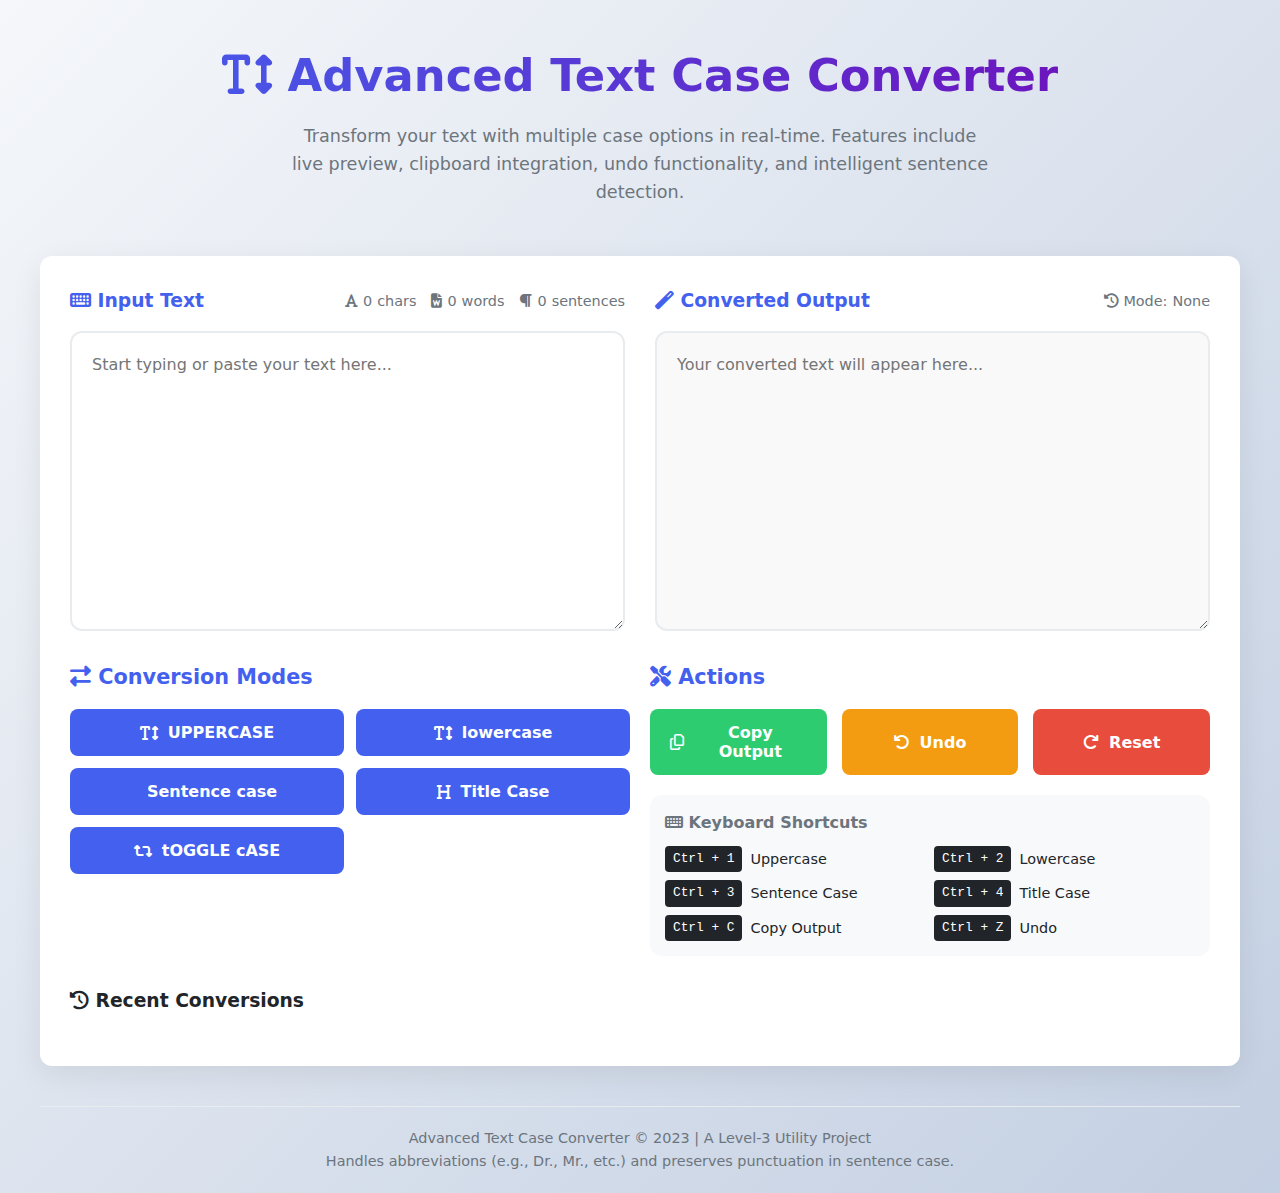
<file: projects/advanced-text-case-converter/index.html>
<!DOCTYPE html>
<html lang="en">
<head>
    <meta charset="UTF-8">
    <meta name="viewport" content="width=device-width, initial-scale=1.0">
    <title>Advanced Text Case Converter</title>
    <link rel="stylesheet" href="https://cdnjs.cloudflare.com/ajax/libs/font-awesome/6.4.0/css/all.min.css">
    <link href="style.css" rel="stylesheet">
</head>
<body>
    <div class="container">
        <header>
            <h1><i class="fas fa-text-height"></i> Advanced Text Case Converter</h1>
            <p class="subtitle">Transform your text with multiple case options in real-time. Features include live preview, clipboard integration, undo functionality, and intelligent sentence detection.</p>
        </header>

        <main>
            <div class="app-card">
                <div class="main-grid">
                    <div class="text-area-container">
                        <div class="text-area-label">
                            <h3><i class="fas fa-keyboard"></i> Input Text</h3>
                            <div class="stats">
                                <div class="stat-item" id="charCount">
                                    <i class="fas fa-font"></i> <span>0</span> chars
                                </div>
                                <div class="stat-item" id="wordCount">
                                    <i class="fas fa-file-word"></i> <span>0</span> words
                                </div>
                                <div class="stat-item" id="sentenceCount">
                                    <i class="fas fa-paragraph"></i> <span>0</span> sentences
                                </div>
                            </div>
                        </div>
                        <textarea id="inputText" placeholder="Start typing or paste your text here..."></textarea>
                    </div>
                    
                    <div class="text-area-container">
                        <div class="text-area-label">
                            <h3><i class="fas fa-magic"></i> Converted Output</h3>
                            <div class="stats">
                                <div class="stat-item">
                                    <i class="fas fa-history"></i> Mode: <span id="currentMode">None</span>
                                </div>
                            </div>
                        </div>
                        <textarea id="outputText" readonly placeholder="Your converted text will appear here..."></textarea>
                    </div>
                </div>

                <div class="controls-section">
                    <div class="controls-group">
                        <h3><i class="fas fa-exchange-alt"></i> Conversion Modes</h3>
                        <div class="case-buttons">
                            <button class="btn btn-primary" data-mode="uppercase">
                                <i class="fas fa-text-height"></i> UPPERCASE
                            </button>
                            <button class="btn btn-primary" data-mode="lowercase">
                                <i class="fas fa-text-height"></i> lowercase
                            </button>
                            <button class="btn btn-primary" data-mode="sentence">
                                <i class="fas fa-sentence"></i> Sentence case
                            </button>
                            <button class="btn btn-primary" data-mode="title">
                                <i class="fas fa-heading"></i> Title Case
                            </button>
                            <button class="btn btn-primary" data-mode="toggle">
                                <i class="fas fa-retweet"></i> tOGGLE cASE
                            </button>
                        </div>
                    </div>
                    
                    <div class="controls-group">
                        <h3><i class="fas fa-tools"></i> Actions</h3>
                        <div class="action-buttons">
                            <button class="btn btn-success" id="copyBtn">
                                <i class="far fa-copy"></i> Copy Output
                            </button>
                            <button class="btn btn-warning" id="undoBtn">
                                <i class="fas fa-undo"></i> Undo
                            </button>
                            <button class="btn btn-danger" id="resetBtn">
                                <i class="fas fa-redo"></i> Reset
                            </button>
                        </div>
                        
                        <div class="shortcuts">
                            <h4><i class="fas fa-keyboard"></i> Keyboard Shortcuts</h4>
                            <div class="shortcut-list">
                                <div class="shortcut-item">
                                    <span class="shortcut-key">Ctrl + 1</span> Uppercase
                                </div>
                                <div class="shortcut-item">
                                    <span class="shortcut-key">Ctrl + 2</span> Lowercase
                                </div>
                                <div class="shortcut-item">
                                    <span class="shortcut-key">Ctrl + 3</span> Sentence Case
                                </div>
                                <div class="shortcut-item">
                                    <span class="shortcut-key">Ctrl + 4</span> Title Case
                                </div>
                                <div class="shortcut-item">
                                    <span class="shortcut-key">Ctrl + C</span> Copy Output
                                </div>
                                <div class="shortcut-item">
                                    <span class="shortcut-key">Ctrl + Z</span> Undo
                                </div>
                            </div>
                        </div>
                    </div>
                </div>
                
                <div class="history-section">
                    <h3><i class="fas fa-history"></i> Recent Conversions</h3>
                    <div class="history-list" id="historyList">
                        <!-- History items will be added here dynamically -->
                    </div>
                </div>
            </div>
        </main>
        
        <footer class="footer">
            <p>Advanced Text Case Converter &copy; 2023 | A Level-3 Utility Project</p>
            <p>Handles abbreviations (e.g., Dr., Mr., etc.) and preserves punctuation in sentence case.</p>
        </footer>
    </div>

    <div id="notification" class="notification"></div>

  <script src="script.js"></script>
</body>
</html>
</file>
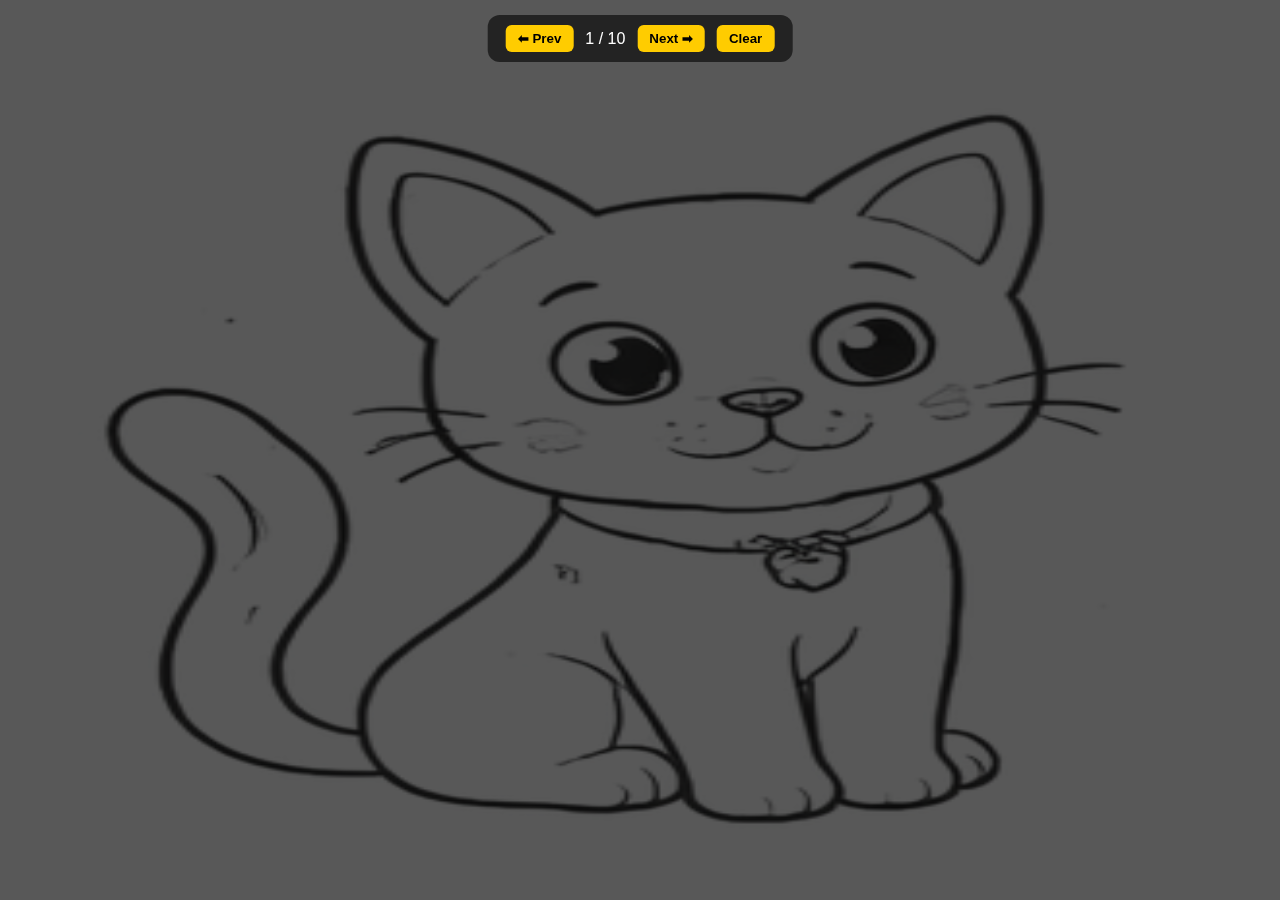
<file: projects/Art Trainer Canvas/index.html>
<!DOCTYPE html>
<html lang="en">
<head>
  <meta charset="UTF-8" />
  <title>Art Trainer Canvas</title>
  <link rel="stylesheet" href="style.css" />
</head>
<body>
  <div class="toolbar">
    <button id="prev">⬅ Prev</button>
    <span id="count">1 / 10</span>
    <button id="next">Next ➡</button>
    <button id="clear">Clear</button>
  </div>

  <canvas id="canvas"></canvas>

  <script src="script.js"></script>
</body>
</html>
</file>
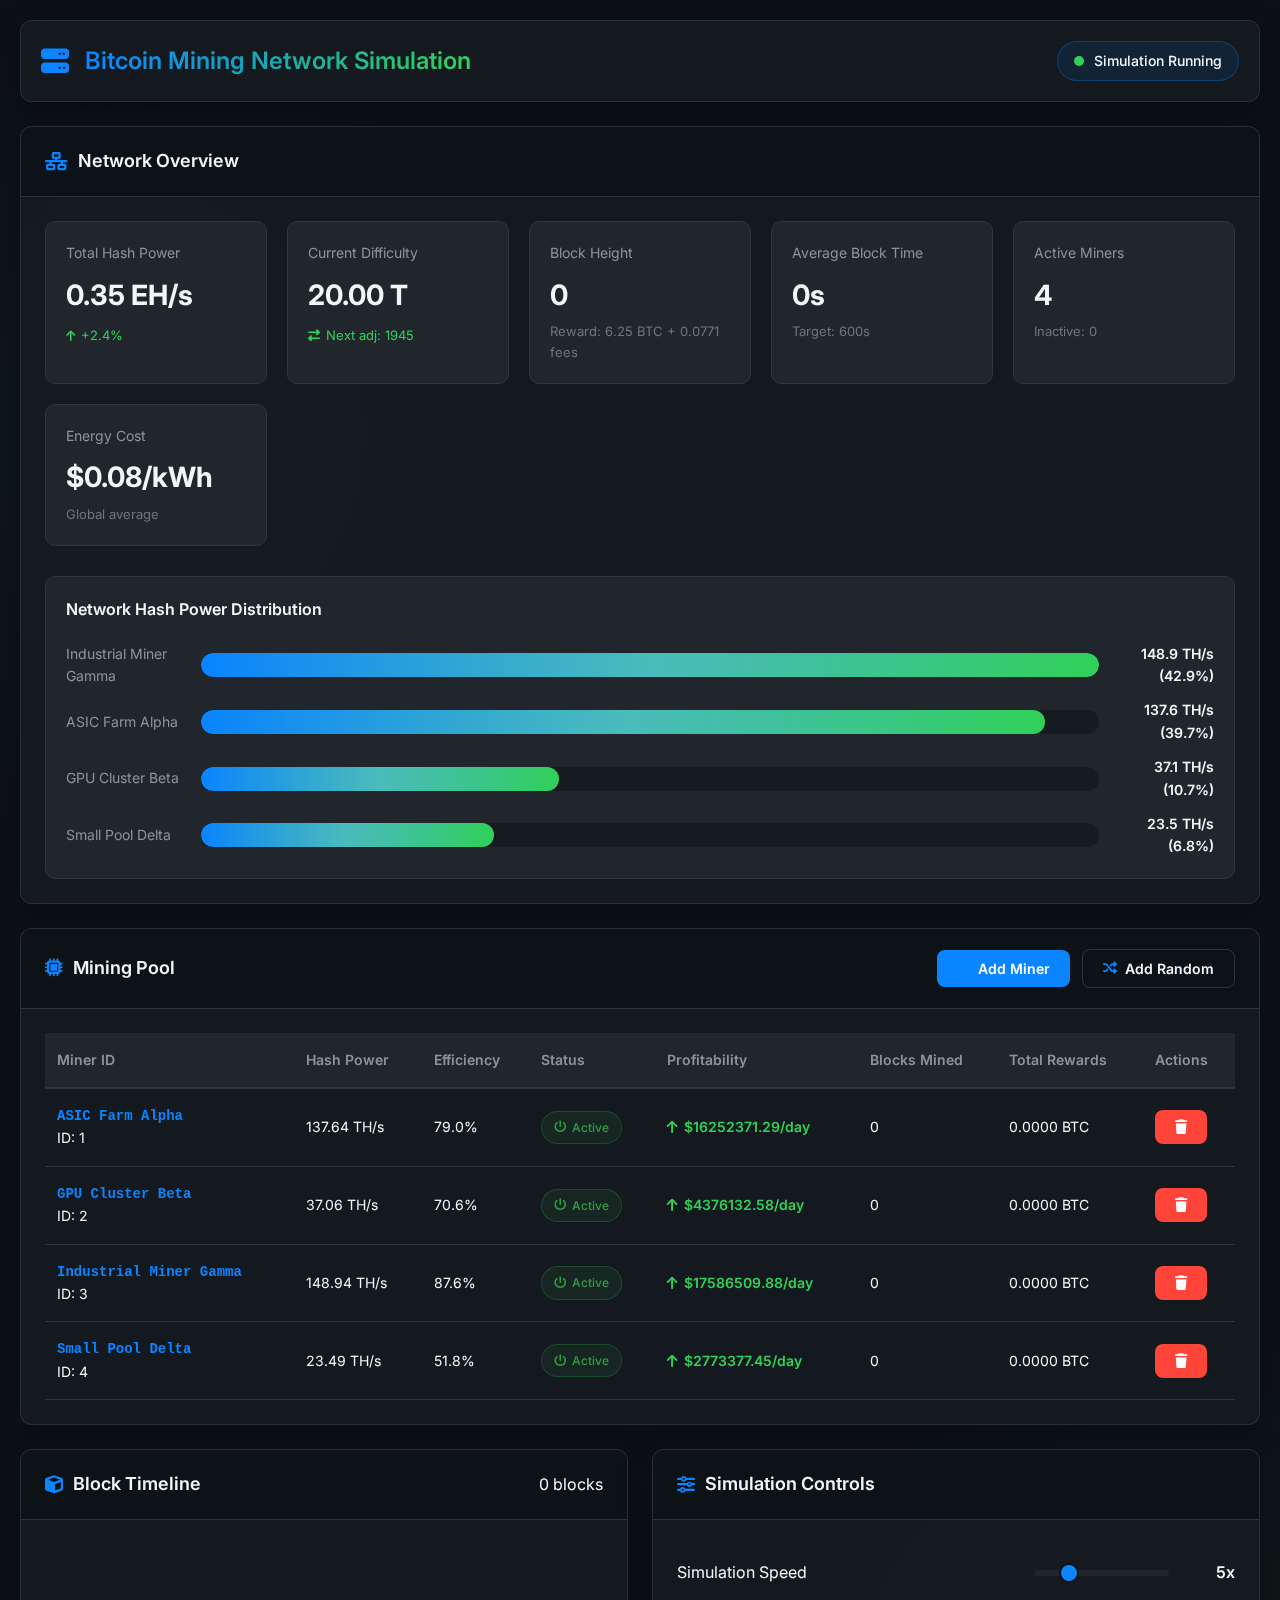
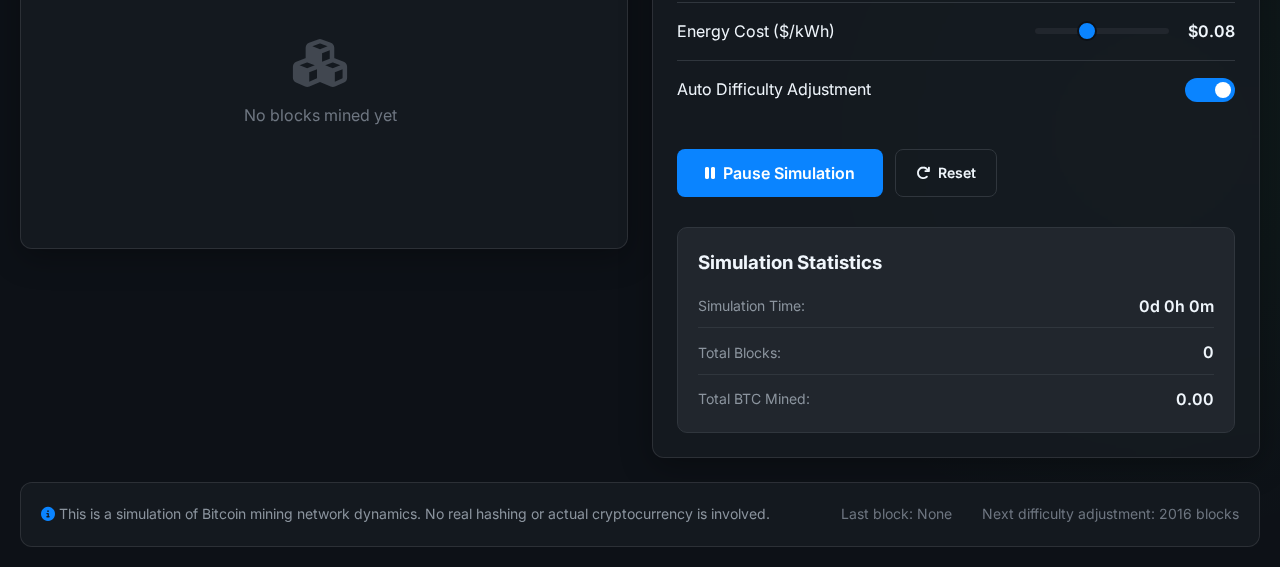
<file: projects/blockforge/index.html>
<!DOCTYPE html>
<html lang="en">
<head>
    <meta charset="UTF-8">
    <meta name="viewport" content="width=device-width, initial-scale=1.0">
    <title>Bitcoin Mining Network Simulation</title>
    <link rel="stylesheet" href="style.css">
    <link rel="stylesheet" href="https://cdnjs.cloudflare.com/ajax/libs/font-awesome/6.4.0/css/all.min.css">
    <link href="https://fonts.googleapis.com/css2?family=Inter:wght@300;400;500;600;700&display=swap" rel="stylesheet">
</head>
<body>
    <div class="container">
        <header class="header">
            <div class="header-title">
                <i class="fas fa-server"></i>
                <h1>Bitcoin Mining Network Simulation</h1>
            </div>
            <div class="header-status">
                <span class="status-indicator active"></span>
                <span class="status-text">Simulation Running</span>
            </div>
        </header>

        <main class="dashboard">
            <section class="panel network-panel">
                <div class="panel-header">
                    <h2><i class="fas fa-network-wired"></i> Network Overview</h2>
                </div>
                <div class="panel-content">
                    <div class="metric-grid">
                        <div class="metric-card">
                            <div class="metric-label">Total Hash Power</div>
                            <div class="metric-value" id="total-hash">0 EH/s</div>
                            <div class="metric-trend">
                                <i class="fas fa-arrow-up"></i>
                                <span>+2.4%</span>
                            </div>
                        </div>
                        <div class="metric-card">
                            <div class="metric-label">Current Difficulty</div>
                            <div class="metric-value" id="current-difficulty">0.00 T</div>
                            <div class="metric-trend">
                                <i class="fas fa-exchange-alt"></i>
                                <span>Next adj: 1945</span>
                            </div>
                        </div>
                        <div class="metric-card">
                            <div class="metric-label">Block Height</div>
                            <div class="metric-value" id="block-height">0</div>
                            <div class="metric-subtext" id="block-reward">Reward: 6.25 BTC</div>
                        </div>
                        <div class="metric-card">
                            <div class="metric-label">Average Block Time</div>
                            <div class="metric-value" id="avg-block-time">0s</div>
                            <div class="metric-subtext">Target: 600s</div>
                        </div>
                        <div class="metric-card">
                            <div class="metric-label">Active Miners</div>
                            <div class="metric-value" id="active-miners">0</div>
                            <div class="metric-subtext" id="inactive-miners">Inactive: 0</div>
                        </div>
                        <div class="metric-card">
                            <div class="metric-label">Energy Cost</div>
                            <div class="metric-value" id="energy-cost">$0.08/kWh</div>
                            <div class="metric-subtext">Global average</div>
                        </div>
                    </div>
                    <div class="network-chart">
                        <div class="chart-header">
                            <h3>Network Hash Power Distribution</h3>
                        </div>
                        <div class="chart-container" id="hash-distribution-chart">
                            <!-- Hash bars will be generated dynamically -->
                        </div>
                    </div>
                </div>
            </section>

            <section class="panel miners-panel">
                <div class="panel-header">
                    <h2><i class="fas fa-microchip"></i> Mining Pool</h2>
                    <div class="panel-actions">
                        <button class="btn btn-primary" id="add-miner-btn">
                            <i class="fas fa-plus"></i> Add Miner
                        </button>
                        <button class="btn btn-secondary" id="add-random-miners-btn">
                            <i class="fas fa-random"></i> Add Random
                        </button>
                    </div>
                </div>
                <div class="panel-content">
                    <div class="table-container">
                        <table class="miners-table">
                            <thead>
                                <tr>
                                    <th>Miner ID</th>
                                    <th>Hash Power</th>
                                    <th>Efficiency</th>
                                    <th>Status</th>
                                    <th>Profitability</th>
                                    <th>Blocks Mined</th>
                                    <th>Total Rewards</th>
                                    <th>Actions</th>
                                </tr>
                            </thead>
                            <tbody id="miners-table-body">
                                <!-- Miners will be populated dynamically -->
                            </tbody>
                        </table>
                    </div>
                </div>
            </section>

            <div class="side-panels">
                <section class="panel blocks-panel">
                    <div class="panel-header">
                        <h2><i class="fas fa-cube"></i> Block Timeline</h2>
                        <div class="panel-actions">
                            <span class="blocks-count" id="blocks-count">0 blocks</span>
                        </div>
                    </div>
                    <div class="panel-content">
                        <div class="blocks-timeline" id="blocks-timeline">
                            <!-- Blocks will be added dynamically -->
                            <div class="empty-state">
                                <i class="fas fa-cubes"></i>
                                <p>No blocks mined yet</p>
                            </div>
                        </div>
                    </div>
                </section>

                <section class="panel controls-panel">
                    <div class="panel-header">
                        <h2><i class="fas fa-sliders-h"></i> Simulation Controls</h2>
                    </div>
                    <div class="panel-content">
                        <div class="control-group">
                            <div class="control-row">
                                <label for="simulation-speed">Simulation Speed</label>
                                <div class="slider-container">
                                    <input type="range" id="simulation-speed" min="1" max="20" value="5">
                                    <span id="speed-value">5x</span>
                                </div>
                            </div>
                            <div class="control-row">
                                <label for="energy-cost-slider">Energy Cost ($/kWh)</label>
                                <div class="slider-container">
                                    <input type="range" id="energy-cost-slider" min="1" max="20" value="8" step="0.1">
                                    <span id="energy-cost-value">$0.08</span>
                                </div>
                            </div>
                            <div class="control-row">
                                <label for="difficulty-adjustment">Auto Difficulty Adjustment</label>
                                <label class="toggle-switch">
                                    <input type="checkbox" id="difficulty-adjustment" checked>
                                    <span class="toggle-slider"></span>
                                </label>
                            </div>
                        </div>
                        <div class="control-buttons">
                            <button class="btn btn-primary btn-lg" id="start-pause-btn">
                                <i class="fas fa-pause"></i> Pause Simulation
                            </button>
                            <button class="btn btn-secondary" id="reset-btn">
                                <i class="fas fa-redo"></i> Reset
                            </button>
                        </div>
                        <div class="simulation-stats">
                            <h3>Simulation Statistics</h3>
                            <div class="stats-grid">
                                <div class="stat-item">
                                    <span class="stat-label">Simulation Time:</span>
                                    <span class="stat-value" id="sim-time">0d 0h 0m</span>
                                </div>
                                <div class="stat-item">
                                    <span class="stat-label">Total Blocks:</span>
                                    <span class="stat-value" id="total-blocks">0</span>
                                </div>
                                <div class="stat-item">
                                    <span class="stat-label">Total BTC Mined:</span>
                                    <span class="stat-value" id="total-btc">0</span>
                                </div>
                            </div>
                        </div>
                    </div>
                </section>
            </div>
        </main>

        <footer class="footer">
            <div class="footer-info">
                <p><i class="fas fa-info-circle"></i> This is a simulation of Bitcoin mining network dynamics. No real hashing or actual cryptocurrency is involved.</p>
            </div>
            <div class="footer-stats">
                <span id="last-block-info">Last block: None</span>
                <span id="next-difficulty-adjustment">Next difficulty adjustment: 1945 blocks</span>
            </div>
        </footer>
    </div>

    <!-- Load simulation modules in correct order -->
    <script src="config.js"></script>
    <script src="events.js"></script>
    <script src="miner.js"></script>
    <script src="mining.js"></script>
    <script src="ui.js"></script>
    <script src="main.js"></script>
</body>
</html>
</file>
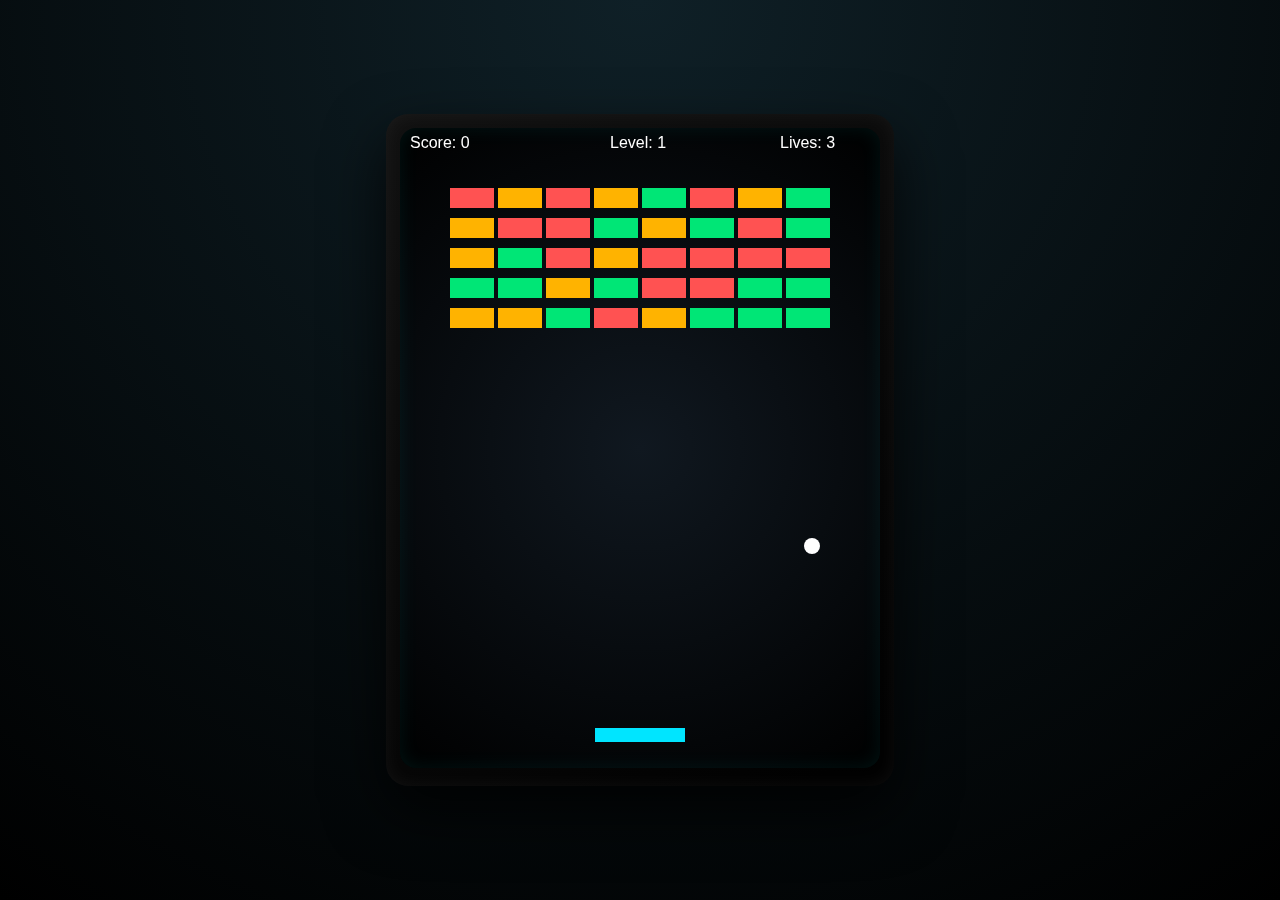
<file: projects/breakout/index.html>
<!DOCTYPE html>
<html lang="en">
<head>
  <meta charset="UTF-8">
  <title>Breakout</title>
  <link rel="stylesheet" href="style.css">
</head>
<body>

<div class="game-container">
  <canvas id="game" width="480" height="640"></canvas>
</div>

<script src="script.js"></script>
</body>
</html>
</file>
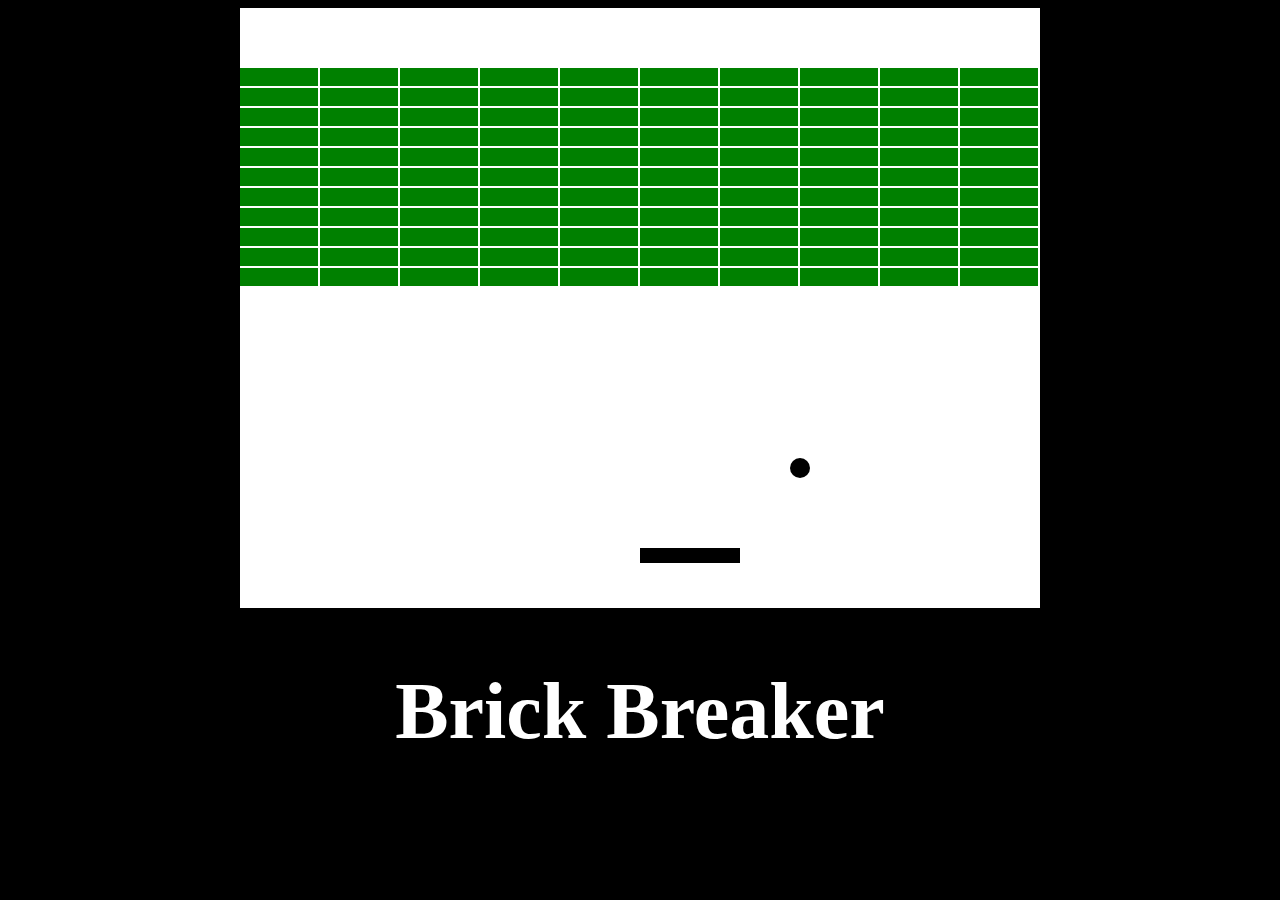
<file: projects/brick-breaker/index.html>
<!DOCTYPE html>
<html lang="en">

<head>
    <meta charset="UTF-8">
    <meta name="viewport" content="width=device-width, initial-scale=1.0">
    <title>Document</title>
    <link rel="stylesheet" href="style.css">
</head>

<body>

    <body>
        <div id="canvas-container">
            <canvas id="gameCanvas" width="800" height="600"></canvas>
        </div>
        <div id="header-container">
            <h1>Brick Breaker</h1>
        </div>
        <script type="text/javascript" src="app.js"></script>
    </body>
</body>

</html>
</file>
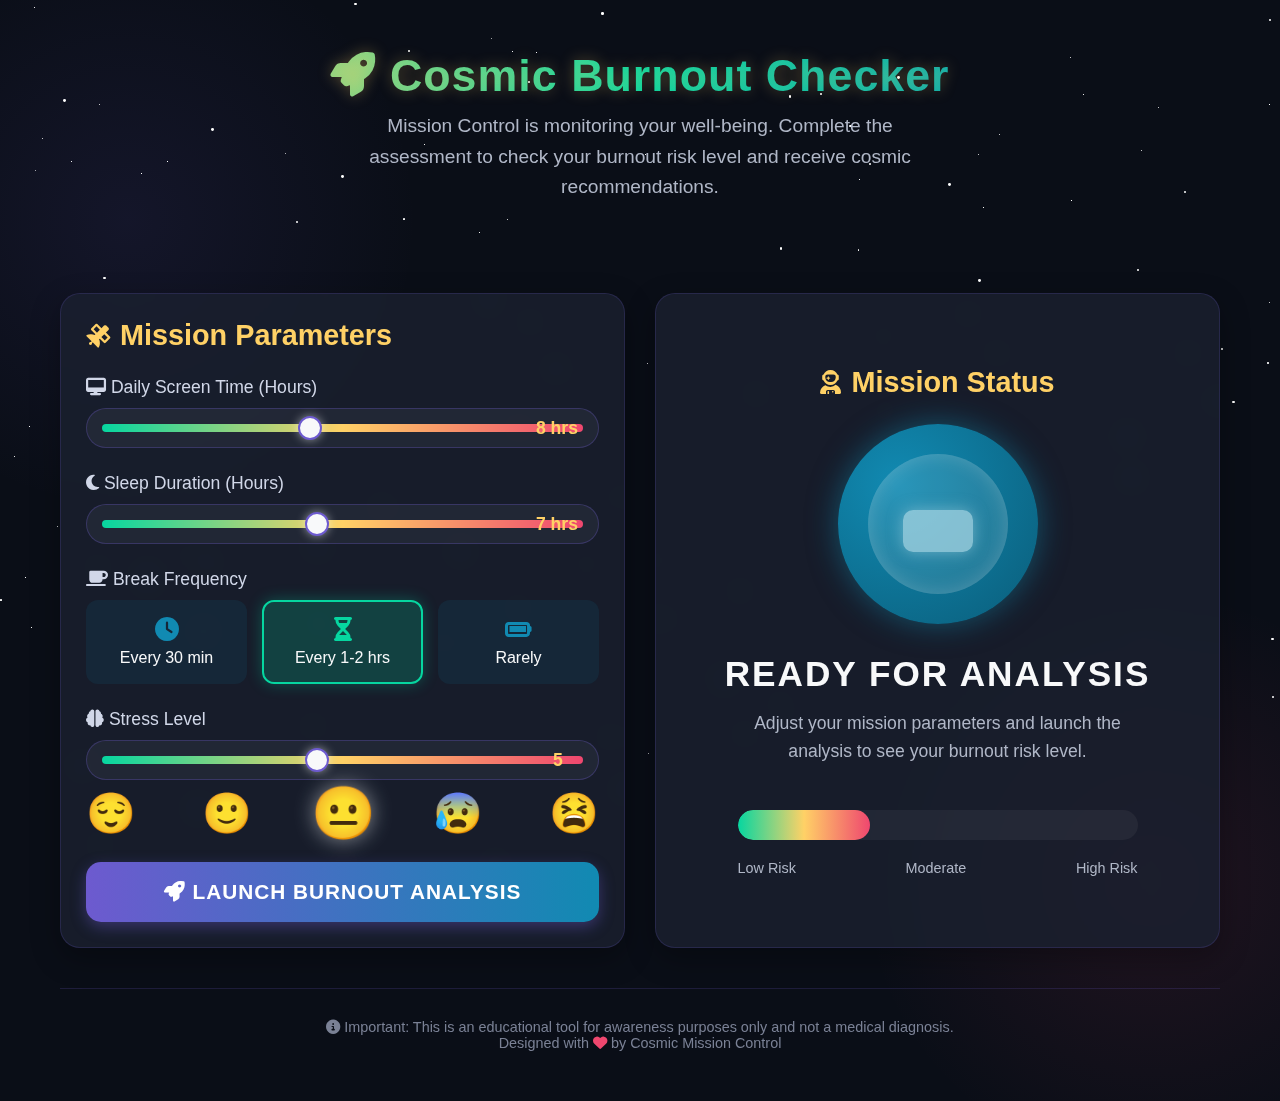
<file: projects/burnout-risk-indicator/index.html>
<!DOCTYPE html>
<html lang="en">
<head>
    <meta charset="UTF-8">
    <meta name="viewport" content="width=device-width, initial-scale=1.0">
    <title>Cosmic Burnout Checker | Space Mission Control</title>
    <link rel="stylesheet" href="https://cdnjs.cloudflare.com/ajax/libs/font-awesome/6.4.0/css/all.min.css">
    <style>
        * {
            margin: 0;
            padding: 0;
            box-sizing: border-box;
            font-family: 'Segoe UI', Tahoma, Geneva, Verdana, sans-serif;
        }

        :root {
            --space-dark: #0a0e17;
            --space-blue: #1a2130;
            --nebula-purple: #6d5acf;
            --star-yellow: #ffd166;
            --planet-green: #06d6a0;
            --burnout-red: #ef476f;
            --astronaut-blue: #118ab2;
            --text-light: #f8f9fa;
        }

        body {
            background-color: var(--space-dark);
            color: var(--text-light);
            min-height: 100vh;
            overflow-x: hidden;
            background-image: 
                radial-gradient(circle at 10% 20%, rgba(109, 90, 207, 0.1) 0%, transparent 20%),
                radial-gradient(circle at 90% 80%, rgba(239, 71, 111, 0.1) 0%, transparent 20%);
        }

        .container {
            max-width: 1200px;
            margin: 0 auto;
            padding: 20px;
        }

        header {
            text-align: center;
            padding: 30px 0;
            position: relative;
        }

        .mission-title {
            font-size: 2.8rem;
            margin-bottom: 10px;
            background: linear-gradient(90deg, var(--star-yellow), var(--planet-green), var(--astronaut-blue));
            -webkit-background-clip: text;
            background-clip: text;
            color: transparent;
            text-shadow: 0 0 15px rgba(255, 209, 102, 0.3);
            letter-spacing: 1px;
        }

        .mission-subtitle {
            font-size: 1.2rem;
            color: #b0b7c7;
            max-width: 600px;
            margin: 0 auto 20px;
            line-height: 1.6;
        }

        .mission-control {
            display: flex;
            flex-wrap: wrap;
            gap: 30px;
            margin-top: 40px;
        }

        .mission-panel {
            flex: 1;
            min-width: 300px;
            background: rgba(26, 33, 48, 0.8);
            border-radius: 20px;
            padding: 25px;
            box-shadow: 0 10px 30px rgba(0, 0, 0, 0.3);
            border: 1px solid rgba(109, 90, 207, 0.2);
            backdrop-filter: blur(10px);
        }

        .panel-title {
            font-size: 1.8rem;
            color: var(--star-yellow);
            margin-bottom: 25px;
            display: flex;
            align-items: center;
            gap: 10px;
        }

        .panel-title i {
            font-size: 1.5rem;
        }

        .input-group {
            margin-bottom: 25px;
        }

        .input-label {
            display: block;
            margin-bottom: 10px;
            font-size: 1.1rem;
            color: #d1d7e8;
        }

        .slider-container {
            position: relative;
            height: 40px;
            background: rgba(255, 255, 255, 0.05);
            border-radius: 20px;
            display: flex;
            align-items: center;
            padding: 0 15px;
            border: 1px solid rgba(109, 90, 207, 0.3);
        }

        .slider {
            width: 100%;
            height: 8px;
            -webkit-appearance: none;
            appearance: none;
            background: linear-gradient(to right, var(--planet-green), var(--star-yellow), var(--burnout-red));
            border-radius: 4px;
            outline: none;
        }

        .slider::-webkit-slider-thumb {
            -webkit-appearance: none;
            appearance: none;
            width: 24px;
            height: 24px;
            border-radius: 50%;
            background: var(--text-light);
            cursor: pointer;
            box-shadow: 0 0 10px rgba(255, 255, 255, 0.5);
            border: 2px solid var(--nebula-purple);
        }

        .slider-value {
            position: absolute;
            right: 20px;
            font-weight: bold;
            color: var(--star-yellow);
            font-size: 1.1rem;
            min-width: 40px;
            text-align: center;
        }

        .break-options {
            display: flex;
            flex-wrap: wrap;
            gap: 15px;
            margin-top: 10px;
        }

        .break-option {
            flex: 1;
            min-width: 120px;
            padding: 15px;
            background: rgba(17, 138, 178, 0.1);
            border-radius: 12px;
            text-align: center;
            cursor: pointer;
            transition: all 0.3s ease;
            border: 2px solid transparent;
        }

        .break-option:hover {
            transform: translateY(-5px);
            background: rgba(17, 138, 178, 0.2);
        }

        .break-option.selected {
            background: rgba(6, 214, 160, 0.2);
            border-color: var(--planet-green);
            box-shadow: 0 0 15px rgba(6, 214, 160, 0.3);
        }

        .break-option i {
            font-size: 1.5rem;
            margin-bottom: 8px;
            color: var(--astronaut-blue);
        }

        .break-option.selected i {
            color: var(--planet-green);
        }

        .stress-emojis {
            display: flex;
            justify-content: space-between;
            margin-top: 10px;
        }

        .stress-emoji {
            font-size: 2.5rem;
            cursor: pointer;
            transition: all 0.3s ease;
            transform: scale(1);
        }

        .stress-emoji:hover {
            transform: scale(1.2);
        }

        .stress-emoji.selected {
            transform: scale(1.3);
            filter: drop-shadow(0 0 8px rgba(255, 255, 255, 0.5));
        }

        .launch-btn {
            display: block;
            width: 100%;
            padding: 18px;
            background: linear-gradient(90deg, var(--nebula-purple), var(--astronaut-blue));
            color: white;
            border: none;
            border-radius: 15px;
            font-size: 1.3rem;
            font-weight: bold;
            cursor: pointer;
            transition: all 0.3s ease;
            letter-spacing: 1px;
            margin-top: 20px;
            box-shadow: 0 5px 15px rgba(109, 90, 207, 0.4);
        }

        .launch-btn:hover {
            transform: translateY(-5px);
            box-shadow: 0 10px 20px rgba(109, 90, 207, 0.6);
        }

        .launch-btn:active {
            transform: translateY(0);
        }

        .results-panel {
            flex: 1;
            min-width: 300px;
            display: flex;
            flex-direction: column;
            align-items: center;
            justify-content: center;
            text-align: center;
        }

        .astronaut-container {
            position: relative;
            width: 200px;
            height: 200px;
            margin: 0 auto 30px;
        }

        .astronaut {
            width: 100%;
            height: 100%;
            background: radial-gradient(circle at 30% 30%, var(--astronaut-blue), #0a5d7a);
            border-radius: 50%;
            position: relative;
            overflow: hidden;
            box-shadow: 0 0 30px rgba(17, 138, 178, 0.5);
            transition: all 0.5s ease;
        }

        .astronaut.healthy {
            background: radial-gradient(circle at 30% 30%, var(--planet-green), #058a6b);
            box-shadow: 0 0 30px rgba(6, 214, 160, 0.5);
        }

        .astronaut.warning {
            background: radial-gradient(circle at 30% 30%, var(--star-yellow), #d4a500);
            box-shadow: 0 0 30px rgba(255, 209, 102, 0.5);
        }

        .astronaut.danger {
            background: radial-gradient(circle at 30% 30%, var(--burnout-red), #b11e41);
            box-shadow: 0 0 30px rgba(239, 71, 111, 0.5);
        }

        .helmet {
            position: absolute;
            width: 70%;
            height: 70%;
            background: rgba(255, 255, 255, 0.1);
            border-radius: 50%;
            top: 15%;
            left: 15%;
            box-shadow: inset 0 0 20px rgba(255, 255, 255, 0.2);
        }

        .visor {
            position: absolute;
            width: 50%;
            height: 30%;
            background: rgba(173, 216, 230, 0.7);
            border-radius: 10px;
            top: 40%;
            left: 25%;
            box-shadow: 0 0 15px rgba(173, 216, 230, 0.5);
        }

        .result-text {
            font-size: 2.2rem;
            font-weight: bold;
            margin-bottom: 15px;
            text-transform: uppercase;
            letter-spacing: 2px;
        }

        .result-description {
            font-size: 1.1rem;
            color: #b0b7c7;
            max-width: 400px;
            line-height: 1.6;
            margin-bottom: 25px;
        }

        .risk-meter {
            width: 100%;
            max-width: 400px;
            height: 30px;
            background: rgba(255, 255, 255, 0.05);
            border-radius: 15px;
            overflow: hidden;
            margin: 20px 0;
            position: relative;
        }

        .risk-level {
            height: 100%;
            border-radius: 15px;
            transition: width 1s ease;
            background: linear-gradient(90deg, var(--planet-green), var(--star-yellow), var(--burnout-red));
        }

        .risk-labels {
            display: flex;
            justify-content: space-between;
            width: 100%;
            max-width: 400px;
            font-size: 0.9rem;
            color: #b0b7c7;
        }

        .mission-tips {
            margin-top: 30px;
            padding: 20px;
            background: rgba(26, 33, 48, 0.6);
            border-radius: 15px;
            width: 100%;
        }

        .tips-title {
            color: var(--star-yellow);
            margin-bottom: 15px;
            font-size: 1.3rem;
            display: flex;
            align-items: center;
            gap: 10px;
        }

        .tips-list {
            text-align: left;
            padding-left: 20px;
        }

        .tips-list li {
            margin-bottom: 10px;
            line-height: 1.5;
        }

        .stars {
            position: fixed;
            top: 0;
            left: 0;
            width: 100%;
            height: 100%;
            pointer-events: none;
            z-index: -1;
        }

        .star {
            position: absolute;
            background-color: white;
            border-radius: 50%;
            animation: twinkle 3s infinite;
        }

        @keyframes twinkle {
            0%, 100% { opacity: 0.2; }
            50% { opacity: 1; }
        }

        .pulse {
            animation: pulse 2s infinite;
        }

        @keyframes pulse {
            0% { transform: scale(1); }
            50% { transform: scale(1.05); }
            100% { transform: scale(1); }
        }

        footer {
            text-align: center;
            padding: 30px 0;
            margin-top: 40px;
            color: #7a8195;
            font-size: 0.9rem;
            border-top: 1px solid rgba(109, 90, 207, 0.2);
        }

        @media (max-width: 768px) {
            .mission-control {
                flex-direction: column;
            }
            
            .mission-title {
                font-size: 2.2rem;
            }
            
            .panel-title {
                font-size: 1.6rem;
            }
        }
    </style>
</head>
<body>
    <div class="stars" id="stars"></div>
    
    <div class="container">
        <header>
            <h1 class="mission-title"><i class="fas fa-rocket"></i> Cosmic Burnout Checker</h1>
            <p class="mission-subtitle">Mission Control is monitoring your well-being. Complete the assessment to check your burnout risk level and receive cosmic recommendations.</p>
        </header>
        
        <div class="mission-control">
            <div class="mission-panel">
                <h2 class="panel-title"><i class="fas fa-satellite"></i> Mission Parameters</h2>
                
                <div class="input-group">
                    <label class="input-label"><i class="fas fa-desktop"></i> Daily Screen Time (Hours)</label>
                    <div class="slider-container">
                        <input type="range" min="2" max="16" value="8" class="slider" id="screenTime">
                        <span class="slider-value" id="screenTimeValue">8 hrs</span>
                    </div>
                </div>
                
                <div class="input-group">
                    <label class="input-label"><i class="fas fa-moon"></i> Sleep Duration (Hours)</label>
                    <div class="slider-container">
                        <input type="range" min="3" max="12" value="7" class="slider" id="sleepDuration">
                        <span class="slider-value" id="sleepDurationValue">7 hrs</span>
                    </div>
                </div>
                
                <div class="input-group">
                    <label class="input-label"><i class="fas fa-coffee"></i> Break Frequency</label>
                    <div class="break-options">
                        <div class="break-option" data-value="frequent">
                            <i class="fas fa-clock"></i>
                            <p>Every 30 min</p>
                        </div>
                        <div class="break-option selected" data-value="regular">
                            <i class="fas fa-hourglass-half"></i>
                            <p>Every 1-2 hrs</p>
                        </div>
                        <div class="break-option" data-value="rare">
                            <i class="fas fa-battery-full"></i>
                            <p>Rarely</p>
                        </div>
                    </div>
                </div>
                
                <div class="input-group">
                    <label class="input-label"><i class="fas fa-brain"></i> Stress Level</label>
                    <div class="slider-container">
                        <input type="range" min="1" max="10" value="5" class="slider" id="stressLevel">
                        <span class="slider-value" id="stressLevelValue">5</span>
                    </div>
                    <div class="stress-emojis">
                        <div class="stress-emoji" data-level="1">😌</div>
                        <div class="stress-emoji" data-level="3">🙂</div>
                        <div class="stress-emoji" data-level="5">😐</div>
                        <div class="stress-emoji" data-level="7">😰</div>
                        <div class="stress-emoji" data-level="10">😫</div>
                    </div>
                </div>
                
                <button class="launch-btn" id="launchBtn">
                    <i class="fas fa-rocket"></i> LAUNCH BURNOUT ANALYSIS
                </button>
            </div>
            
            <div class="mission-panel results-panel">
                <h2 class="panel-title"><i class="fas fa-user-astronaut"></i> Mission Status</h2>
                
                <div class="astronaut-container">
                    <div class="astronaut" id="astronaut">
                        <div class="helmet">
                            <div class="visor"></div>
                        </div>
                    </div>
                </div>
                
                <h3 class="result-text" id="resultText">Ready for Analysis</h3>
                <p class="result-description" id="resultDescription">Adjust your mission parameters and launch the analysis to see your burnout risk level.</p>
                
                <div class="risk-meter">
                    <div class="risk-level" id="riskLevel" style="width: 33%"></div>
                </div>
                
                <div class="risk-labels">
                    <span>Low Risk</span>
                    <span>Moderate</span>
                    <span>High Risk</span>
                </div>
                
                <div class="mission-tips" id="missionTips" style="display: none;">
                    <h3 class="tips-title"><i class="fas fa-lightbulb"></i> Cosmic Recommendations</h3>
                    <ul class="tips-list" id="tipsList">
                        <!-- Tips will be populated by JavaScript -->
                    </ul>
                </div>
            </div>
        </div>
        
        <footer>
            <p><i class="fas fa-info-circle"></i> Important: This is an educational tool for awareness purposes only and not a medical diagnosis.</p>
            <p>Designed with <i class="fas fa-heart" style="color: var(--burnout-red);"></i> by Cosmic Mission Control</p>
        </footer>
    </div>

    <script>
        // Create stars in the background
        function createStars() {
            const starsContainer = document.getElementById('stars');
            const starCount = 150;
            
            for (let i = 0; i < starCount; i++) {
                const star = document.createElement('div');
                star.classList.add('star');
                
                // Random position and size
                const size = Math.random() * 3;
                const x = Math.random() * 100;
                const y = Math.random() * 100;
                const delay = Math.random() * 3;
                
                star.style.width = `${size}px`;
                star.style.height = `${size}px`;
                star.style.left = `${x}%`;
                star.style.top = `${y}%`;
                star.style.animationDelay = `${delay}s`;
                
                starsContainer.appendChild(star);
            }
        }
        
        // Update slider value displays
        function setupSliders() {
            const sliders = document.querySelectorAll('.slider');
            sliders.forEach(slider => {
                const valueDisplay = document.getElementById(`${slider.id}Value`);
                
                // Set initial value
                updateSliderValue(slider, valueDisplay);
                
                // Update on change
                slider.addEventListener('input', () => {
                    updateSliderValue(slider, valueDisplay);
                });
            });
        }
        
        function updateSliderValue(slider, valueDisplay) {
            if (slider.id === 'screenTime') {
                valueDisplay.textContent = `${slider.value} hrs`;
            } else if (slider.id === 'sleepDuration') {
                valueDisplay.textContent = `${slider.value} hrs`;
            } else {
                valueDisplay.textContent = slider.value;
            }
        }
        
        // Setup break frequency selection
        function setupBreakOptions() {
            const breakOptions = document.querySelectorAll('.break-option');
            breakOptions.forEach(option => {
                option.addEventListener('click', () => {
                    // Remove selected class from all options
                    breakOptions.forEach(opt => opt.classList.remove('selected'));
                    // Add selected class to clicked option
                    option.classList.add('selected');
                });
            });
        }
        
        // Setup stress emoji selection
        function setupStressEmojis() {
            const stressEmojis = document.querySelectorAll('.stress-emoji');
            const stressSlider = document.getElementById('stressLevel');
            
            stressEmojis.forEach(emoji => {
                emoji.addEventListener('click', () => {
                    const level = emoji.getAttribute('data-level');
                    stressSlider.value = level;
                    document.getElementById('stressLevelValue').textContent = level;
                    
                    // Update emoji selection
                    stressEmojis.forEach(e => e.classList.remove('selected'));
                    emoji.classList.add('selected');
                });
            });
            
            // Update emoji selection when slider changes
            stressSlider.addEventListener('input', () => {
                const level = stressSlider.value;
                stressEmojis.forEach(e => e.classList.remove('selected'));
                
                // Find closest emoji to current slider value
                let closestEmoji = null;
                let minDiff = Infinity;
                
                stressEmojis.forEach(e => {
                    const emojiLevel = parseInt(e.getAttribute('data-level'));
                    const diff = Math.abs(emojiLevel - level);
                    if (diff < minDiff) {
                        minDiff = diff;
                        closestEmoji = e;
                    }
                });
                
                if (closestEmoji) {
                    closestEmoji.classList.add('selected');
                }
            });
            
            // Initialize with the middle emoji selected
            stressEmojis[2].classList.add('selected');
        }
        
        // Calculate burnout risk
        function calculateBurnoutRisk() {
            // Get values from inputs
            const screenTime = parseInt(document.getElementById('screenTime').value);
            const sleepDuration = parseInt(document.getElementById('sleepDuration').value);
            const stressLevel = parseInt(document.getElementById('stressLevel').value);
            
            // Get break frequency value
            const breakOption = document.querySelector('.break-option.selected');
            const breakFrequency = breakOption.getAttribute('data-value');
            
            // Calculate score (0-100)
            let score = 0;
            
            // Screen time scoring (more time = higher risk)
            if (screenTime <= 4) score += 10;
            else if (screenTime <= 8) score += 30;
            else if (screenTime <= 12) score += 60;
            else score += 80;
            
            // Sleep duration scoring (less sleep = higher risk)
            if (sleepDuration >= 8) score += 10;
            else if (sleepDuration >= 7) score += 20;
            else if (sleepDuration >= 6) score += 40;
            else if (sleepDuration >= 5) score += 60;
            else score += 80;
            
            // Break frequency scoring
            if (breakFrequency === 'frequent') score += 10;
            else if (breakFrequency === 'regular') score += 30;
            else score += 60;
            
            // Stress level scoring
            score += (stressLevel * 4);
            
            // Normalize to 0-100
            score = Math.min(100, Math.max(0, score));
            
            return score;
        }
        
        // Determine risk level based on score
        function getRiskLevel(score) {
            if (score <= 33) return 'low';
            if (score <= 66) return 'moderate';
            return 'high';
        }
        
        // Get result text and description based on risk level
        function getResultDetails(riskLevel) {
            const results = {
                low: {
                    text: "Mission Optimal",
                    description: "Your cosmic energy levels are well-balanced! You're maintaining healthy habits that protect against burnout. Keep up the stellar work!",
                    tips: [
                        "Continue taking regular breaks during work sessions",
                        "Maintain your healthy sleep schedule",
                        "Keep screen time within reasonable limits",
                        "Practice mindfulness or meditation to maintain low stress"
                    ]
                },
                moderate: {
                    text: "Mission Warning",
                    description: "Your cosmic energy is showing some fluctuations. There are areas where you could improve to prevent burnout. Consider adjusting your mission parameters.",
                    tips: [
                        "Try the Pomodoro technique: 25 min work, 5 min break",
                        "Aim for 7-8 hours of sleep per night",
                        "Reduce screen time before bed for better sleep",
                        "Incorporate short walks or stretching into your day",
                        "Practice deep breathing when feeling stressed"
                    ]
                },
                high: {
                    text: "Mission Critical",
                    description: "Warning! Your cosmic energy is depleting rapidly. It's time to prioritize self-care and make changes to avoid burnout. Your mission depends on it!",
                    tips: [
                        "Schedule regular digital detox periods",
                        "Prioritize sleep - aim for 7-9 hours nightly",
                        "Set strict boundaries for work/leisure time",
                        "Consider talking to a professional about stress management",
                        "Incorporate daily physical activity, even just 10-15 minutes",
                        "Practice saying 'no' to non-essential commitments"
                    ]
                }
            };
            
            return results[riskLevel];
        }
        
        // Update astronaut visual based on risk level
        function updateAstronaut(riskLevel) {
            const astronaut = document.getElementById('astronaut');
            
            // Remove all risk classes
            astronaut.classList.remove('healthy', 'warning', 'danger');
            
            // Add appropriate class
            if (riskLevel === 'low') {
                astronaut.classList.add('healthy');
            } else if (riskLevel === 'moderate') {
                astronaut.classList.add('warning');
            } else {
                astronaut.classList.add('danger');
            }
            
            // Add pulse animation
            astronaut.classList.add('pulse');
            
            // Remove pulse after animation completes
            setTimeout(() => {
                astronaut.classList.remove('pulse');
            }, 2000);
        }
        
        // Update tips list
        function updateTips(tips) {
            const tipsList = document.getElementById('tipsList');
            tipsList.innerHTML = '';
            
            tips.forEach(tip => {
                const li = document.createElement('li');
                li.textContent = tip;
                tipsList.appendChild(li);
            });
            
            // Show tips section
            document.getElementById('missionTips').style.display = 'block';
        }
        
        // Launch analysis when button is clicked
        function setupAnalysisButton() {
            const launchBtn = document.getElementById('launchBtn');
            
            launchBtn.addEventListener('click', () => {
                // Calculate risk
                const score = calculateBurnoutRisk();
                const riskLevel = getRiskLevel(score);
                const resultDetails = getResultDetails(riskLevel);
                
                // Update result display
                document.getElementById('resultText').textContent = resultDetails.text;
                document.getElementById('resultDescription').textContent = resultDetails.description;
                
                // Update risk meter
                document.getElementById('riskLevel').style.width = `${score}%`;
                
                // Update astronaut
                updateAstronaut(riskLevel);
                
                // Update tips
                updateTips(resultDetails.tips);
                
                // Add some fun visual feedback
                launchBtn.innerHTML = '<i class="fas fa-check"></i> ANALYSIS COMPLETE';
                launchBtn.style.background = 'linear-gradient(90deg, var(--planet-green), var(--astronaut-blue))';
                
                setTimeout(() => {
                    launchBtn.innerHTML = '<i class="fas fa-redo"></i> RE-ANALYZE MISSION';
                    launchBtn.style.background = 'linear-gradient(90deg, var(--nebula-purple), var(--astronaut-blue))';
                }, 3000);
            });
        }
        
        // Initialize everything when page loads
        document.addEventListener('DOMContentLoaded', () => {
            createStars();
            setupSliders();
            setupBreakOptions();
            setupStressEmojis();
            setupAnalysisButton();
        });
    </script>
</body>
</html>
</file>
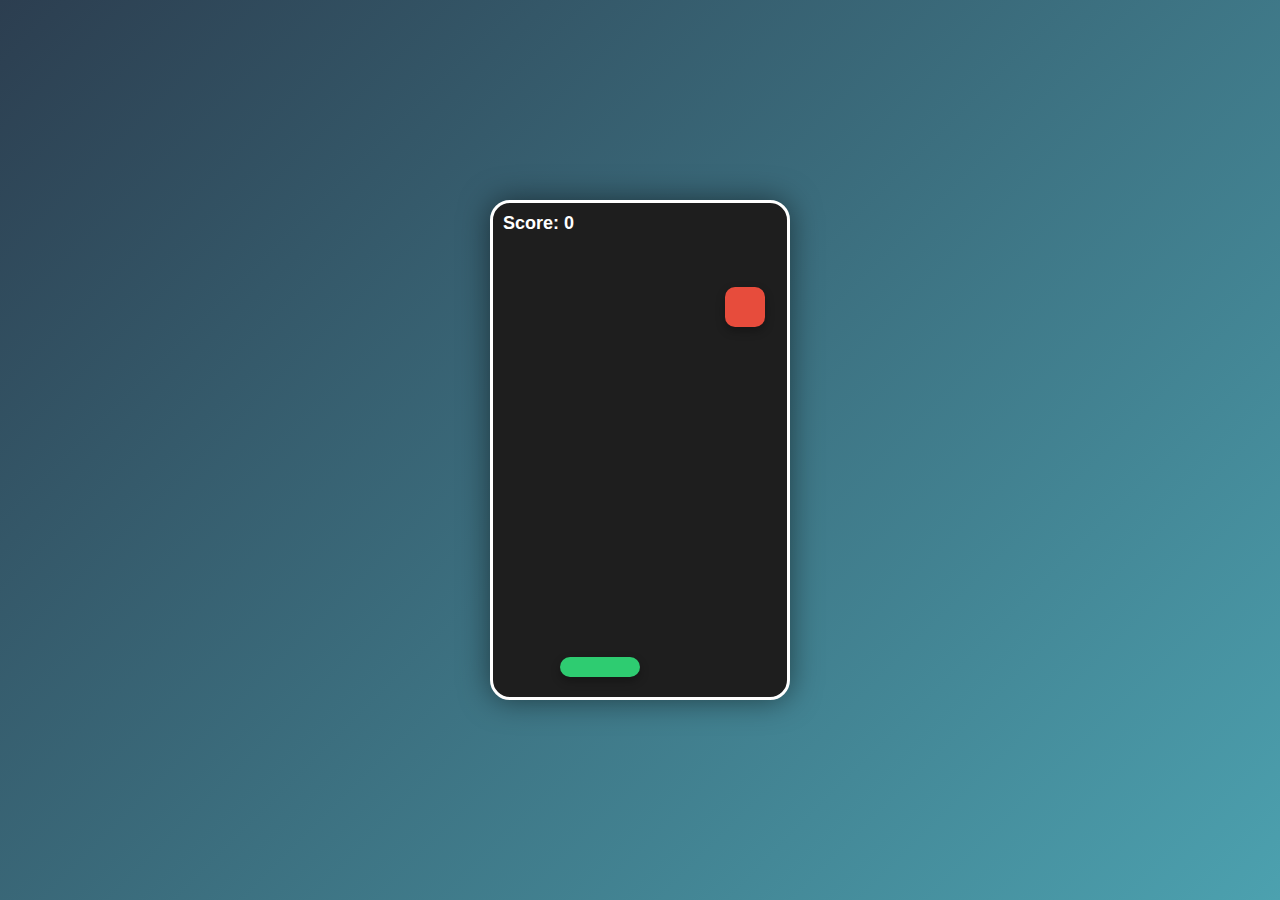
<file: projects/catch-a-block/index.html>
<!DOCTYPE html>
<html lang="en">

<head>
	<meta charset="UTF-8">
	<meta name="viewport" content="width=device-width, initial-scale=1.0">
	<title>Catch the Block Game</title>
    <style src="style.css"></style>
	<style>
		* {
			margin: 0;
			padding: 0;
			box-sizing: border-box;
			font-family: sans-serif;
		}

		body {
			display: flex;
			justify-content: center;
			align-items: center;
			height: 100vh;
			background: linear-gradient(135deg, #2c3e50, #4ca1af);
			overflow: hidden;
		}

		.game-container {
			position: relative;
			width: 300px;
			height: 500px;
			background: #1e1e1e;
			border-radius: 20px;
			border: 3px solid #fff;
			overflow: hidden;
			box-shadow: 0 0 30px rgba(0, 0, 0, 0.5);
		}

		.block {
			position: absolute;
			top: 0;
			left: 50%;
			width: 40px;
			height: 40px;
			background: #e74c3c;
			border-radius: 10px;
			transform: translateX(-50%);
			box-shadow: 0 4px 10px rgba(0, 0, 0, 0.3);
		}

		.paddle {
			position: absolute;
			bottom: 20px;
			width: 80px;
			height: 20px;
			background: #2ecc71;
			border-radius: 10px;
			left: 50%;
			transform: translateX(-50%);
			box-shadow: 0 4px 10px rgba(0, 0, 0, 0.3);
		}

		.score {
			position: absolute;
			top: 10px;
			left: 10px;
			color: #fff;
			font-size: 18px;
			font-weight: bold;
		}
	</style>
</head>

<body>

	<div class="game-container">
		<div class="score">Score: 0</div>
		<div class="block"></div>
		<div class="paddle"></div>
	</div>

	<script>
		const block = document.querySelector('.block');
		const paddle = document.querySelector('.paddle');
		const scoreEl = document.querySelector('.score');
		const container = document.querySelector('.game-container');
		let containerWidth = container.clientWidth;
		let paddleWidth = paddle.offsetWidth;
		let blockSize = block.offsetWidth;
		let paddleX = (containerWidth - paddleWidth) / 2;
		let blockX = Math.random() * (containerWidth - blockSize);
		let blockY = 0;
		let speed = 2;
		let score = 0;
		paddle.style.left = `${paddleX}px`;
		block.style.left = `${blockX}px`;
		// Move paddle with mouse
		container.addEventListener('mousemove', e => {
			let rect = container.getBoundingClientRect();
			paddleX = e.clientX - rect.left - paddleWidth / 2;
			paddleX = Math.max(0, Math.min(containerWidth - paddleWidth, paddleX));
			paddle.style.left = `${paddleX}px`;
		});

		function gameLoop() {
			blockY += speed;
			block.style.top = blockY + 'px';
			// Collision detection
			if (
				blockY + blockSize >= container.clientHeight - 20 && // near paddle
				blockX + blockSize > paddleX &&
				blockX < paddleX + paddleWidth
			) {
				score++;
				scoreEl.textContent = `Score: ${score}`;
				resetBlock();
			}
			// Missed
			if (blockY > container.clientHeight) {
				score = 0;
				scoreEl.textContent = `Score: ${score}`;
				resetBlock();
			}
			requestAnimationFrame(gameLoop);
		}

		function resetBlock() {
			blockY = 0;
			blockX = Math.random() * (containerWidth - blockSize);
			block.style.left = blockX + 'px';
		}
		gameLoop();
	</script>
    <script src="app.js"></script>

</body>

</html>
</file>
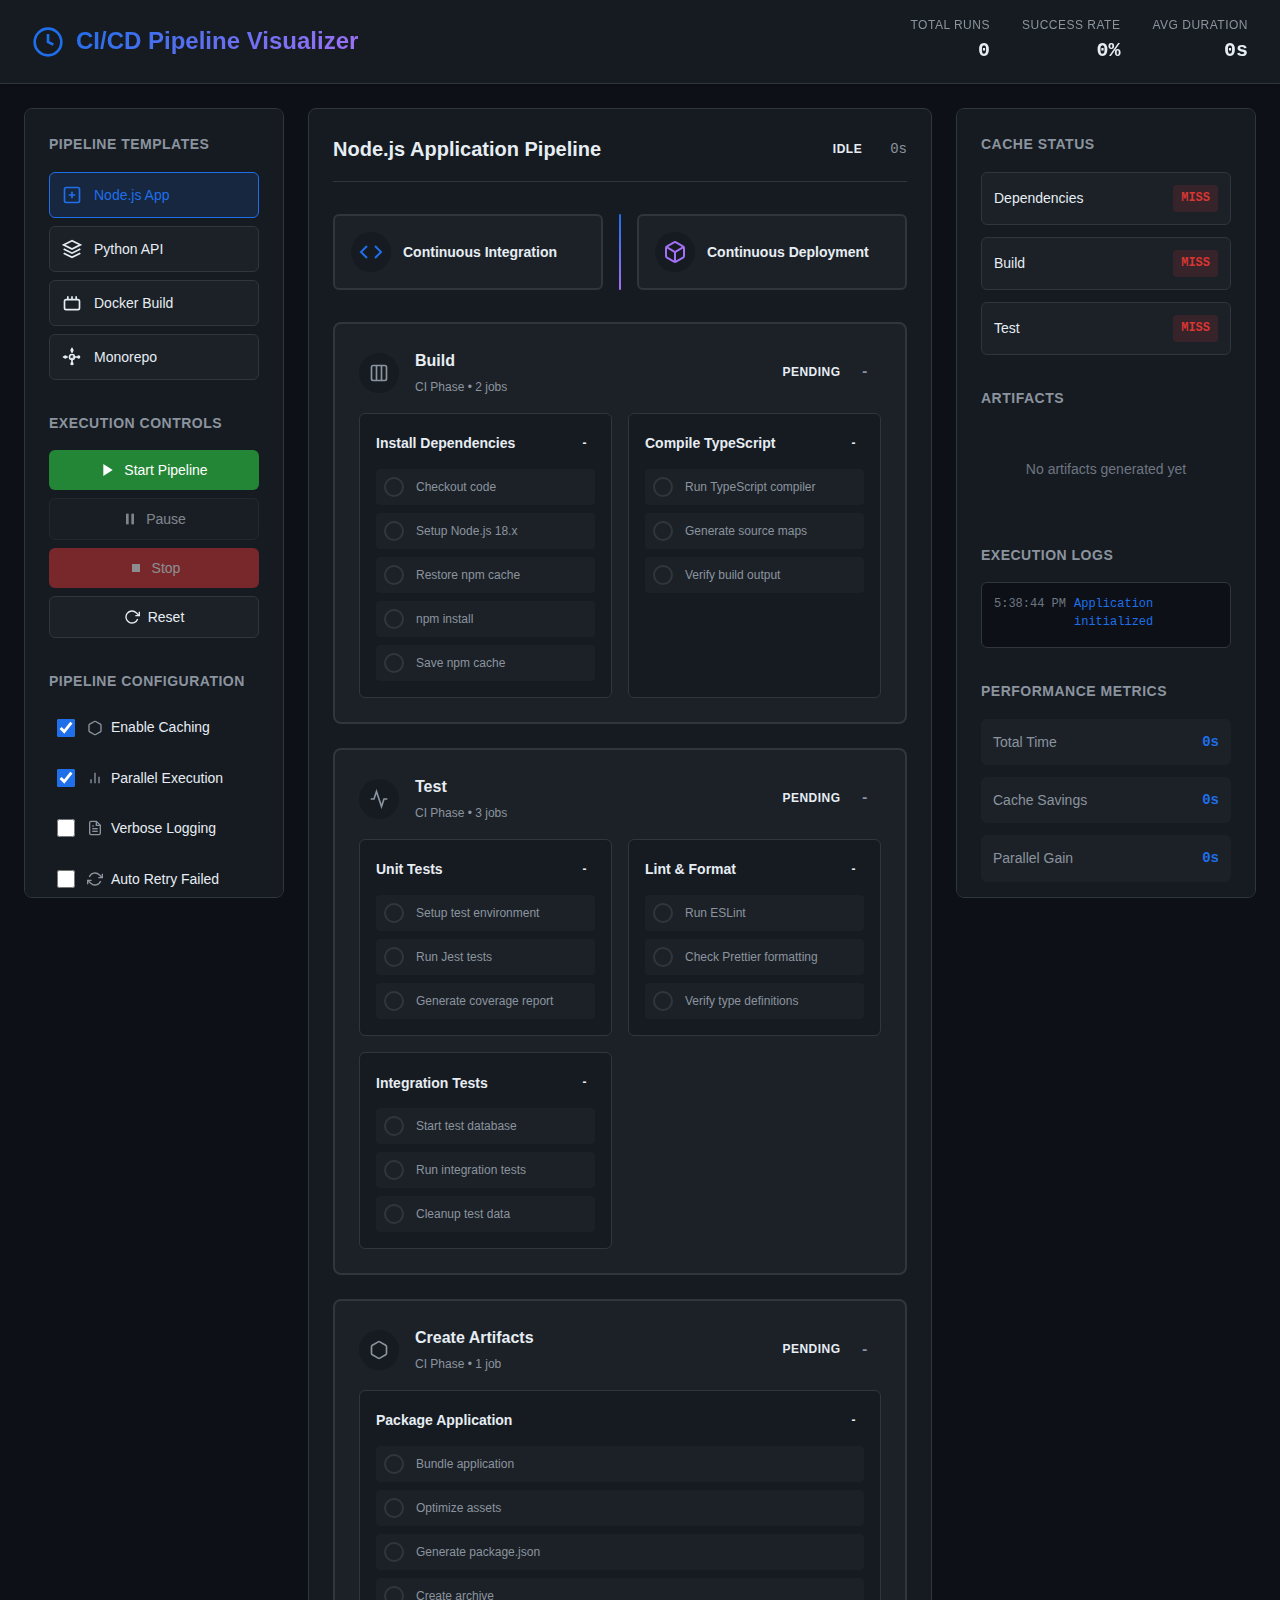
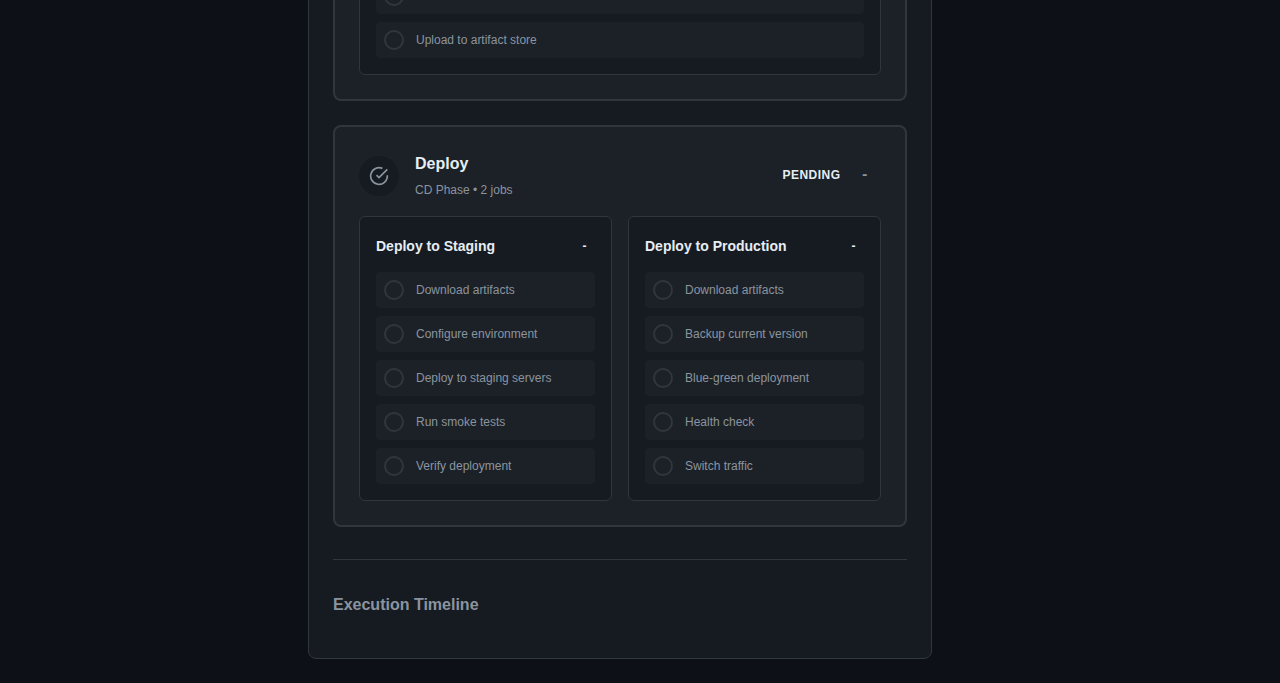
<file: projects/CI-CD-Pipeline-Visualizer/index.html>
<!DOCTYPE html>
<html lang="en">
<head>
    <meta charset="UTF-8">
    <meta name="viewport" content="width=device-width, initial-scale=1.0">
    <title>CI/CD Pipeline Visualizer - Interactive Pipeline Execution</title>
    <link rel="stylesheet" href="style.css">
</head>
<body>
    <div class="container">
        <!-- Header Section -->
        <header class="header">
            <div class="header-content">
                <div class="logo">
                    <svg class="logo-icon" viewBox="0 0 24 24" fill="none" stroke="currentColor" stroke-width="2">
                        <circle cx="12" cy="12" r="10"/>
                        <polyline points="12 6 12 12 16 14"/>
                    </svg>
                    <h1>CI/CD Pipeline Visualizer</h1>
                </div>
                <div class="header-stats">
                    <div class="stat-item">
                        <span class="stat-label">Total Runs</span>
                        <span class="stat-value" id="totalRuns">0</span>
                    </div>
                    <div class="stat-item">
                        <span class="stat-label">Success Rate</span>
                        <span class="stat-value" id="successRate">0%</span>
                    </div>
                    <div class="stat-item">
                        <span class="stat-label">Avg Duration</span>
                        <span class="stat-value" id="avgDuration">0s</span>
                    </div>
                </div>
            </div>
        </header>

        <!-- Main Content -->
        <div class="main-content">
            <!-- Control Panel -->
            <aside class="control-panel">
                <div class="panel-section">
                    <h3 class="panel-title">Pipeline Templates</h3>
                    <div class="template-selector">
                        <button class="template-btn active" data-template="nodejs">
                            <svg viewBox="0 0 24 24" fill="none" stroke="currentColor" stroke-width="2">
                                <rect x="3" y="3" width="18" height="18" rx="2"/>
                                <path d="M12 8v8m-4-4h8"/>
                            </svg>
                            Node.js App
                        </button>
                        <button class="template-btn" data-template="python">
                            <svg viewBox="0 0 24 24" fill="none" stroke="currentColor" stroke-width="2">
                                <polygon points="12 2 2 7 12 12 22 7 12 2"/>
                                <polyline points="2 17 12 22 22 17"/>
                                <polyline points="2 12 12 17 22 12"/>
                            </svg>
                            Python API
                        </button>
                        <button class="template-btn" data-template="docker">
                            <svg viewBox="0 0 24 24" fill="none" stroke="currentColor" stroke-width="2">
                                <rect x="3" y="8" width="18" height="12" rx="2"/>
                                <line x1="7" y1="8" x2="7" y2="4"/>
                                <line x1="12" y1="8" x2="12" y2="4"/>
                                <line x1="17" y1="8" x2="17" y2="4"/>
                            </svg>
                            Docker Build
                        </button>
                        <button class="template-btn" data-template="monorepo">
                            <svg viewBox="0 0 24 24" fill="none" stroke="currentColor" stroke-width="2">
                                <circle cx="12" cy="12" r="3"/>
                                <path d="M12 1v6m0 6v6M1 12h6m6 0h6"/>
                                <circle cx="12" cy="4" r="1"/>
                                <circle cx="12" cy="20" r="1"/>
                                <circle cx="4" cy="12" r="1"/>
                                <circle cx="20" cy="12" r="1"/>
                            </svg>
                            Monorepo
                        </button>
                    </div>
                </div>

                <div class="panel-section">
                    <h3 class="panel-title">Execution Controls</h3>
                    <div class="control-buttons">
                        <button id="startPipeline" class="btn btn-primary">
                            <svg viewBox="0 0 24 24" fill="currentColor">
                                <polygon points="5 3 19 12 5 21 5 3"/>
                            </svg>
                            Start Pipeline
                        </button>
                        <button id="pausePipeline" class="btn btn-secondary" disabled>
                            <svg viewBox="0 0 24 24" fill="currentColor">
                                <rect x="6" y="4" width="4" height="16"/>
                                <rect x="14" y="4" width="4" height="16"/>
                            </svg>
                            Pause
                        </button>
                        <button id="stopPipeline" class="btn btn-danger" disabled>
                            <svg viewBox="0 0 24 24" fill="currentColor">
                                <rect x="6" y="6" width="12" height="12"/>
                            </svg>
                            Stop
                        </button>
                        <button id="resetPipeline" class="btn btn-secondary">
                            <svg viewBox="0 0 24 24" fill="none" stroke="currentColor" stroke-width="2">
                                <polyline points="23 4 23 10 17 10"/>
                                <path d="M20.49 15a9 9 0 1 1-2.12-9.36L23 10"/>
                            </svg>
                            Reset
                        </button>
                    </div>
                </div>

                <div class="panel-section">
                    <h3 class="panel-title">Pipeline Configuration</h3>
                    <div class="config-options">
                        <label class="config-option">
                            <input type="checkbox" id="enableCache" checked>
                            <span class="option-label">
                                <svg viewBox="0 0 24 24" fill="none" stroke="currentColor" stroke-width="2">
                                    <path d="M21 16V8a2 2 0 0 0-1-1.73l-7-4a2 2 0 0 0-2 0l-7 4A2 2 0 0 0 3 8v8a2 2 0 0 0 1 1.73l7 4a2 2 0 0 0 2 0l7-4A2 2 0 0 0 21 16z"/>
                                </svg>
                                Enable Caching
                            </span>
                        </label>
                        <label class="config-option">
                            <input type="checkbox" id="parallelMode" checked>
                            <span class="option-label">
                                <svg viewBox="0 0 24 24" fill="none" stroke="currentColor" stroke-width="2">
                                    <line x1="18" y1="20" x2="18" y2="10"/>
                                    <line x1="12" y1="20" x2="12" y2="4"/>
                                    <line x1="6" y1="20" x2="6" y2="14"/>
                                </svg>
                                Parallel Execution
                            </span>
                        </label>
                        <label class="config-option">
                            <input type="checkbox" id="verboseLogs">
                            <span class="option-label">
                                <svg viewBox="0 0 24 24" fill="none" stroke="currentColor" stroke-width="2">
                                    <path d="M14 2H6a2 2 0 0 0-2 2v16a2 2 0 0 0 2 2h12a2 2 0 0 0 2-2V8z"/>
                                    <polyline points="14 2 14 8 20 8"/>
                                    <line x1="16" y1="13" x2="8" y2="13"/>
                                    <line x1="16" y1="17" x2="8" y2="17"/>
                                    <polyline points="10 9 9 9 8 9"/>
                                </svg>
                                Verbose Logging
                            </span>
                        </label>
                        <label class="config-option">
                            <input type="checkbox" id="autoRetry">
                            <span class="option-label">
                                <svg viewBox="0 0 24 24" fill="none" stroke="currentColor" stroke-width="2">
                                    <polyline points="23 4 23 10 17 10"/>
                                    <polyline points="1 20 1 14 7 14"/>
                                    <path d="M3.51 9a9 9 0 0 1 14.85-3.36L23 10M1 14l4.64 4.36A9 9 0 0 0 20.49 15"/>
                                </svg>
                                Auto Retry Failed
                            </span>
                        </label>
                    </div>
                </div>

                <div class="panel-section">
                    <h3 class="panel-title">Failure Injection</h3>
                    <div class="failure-controls">
                        <select id="failureStage" class="failure-select">
                            <option value="">Select Stage to Fail</option>
                            <option value="build">Build Stage</option>
                            <option value="test">Test Stage</option>
                            <option value="artifact">Artifact Stage</option>
                            <option value="deploy">Deploy Stage</option>
                        </select>
                        <button id="injectFailure" class="btn btn-warning">
                            <svg viewBox="0 0 24 24" fill="none" stroke="currentColor" stroke-width="2">
                                <path d="M10.29 3.86L1.82 18a2 2 0 0 0 1.71 3h16.94a2 2 0 0 0 1.71-3L13.71 3.86a2 2 0 0 0-3.42 0z"/>
                                <line x1="12" y1="9" x2="12" y2="13"/>
                                <line x1="12" y1="17" x2="12.01" y2="17"/>
                            </svg>
                            Inject Failure
                        </button>
                    </div>
                </div>

                <div class="panel-section">
                    <h3 class="panel-title">Execution Speed</h3>
                    <div class="speed-control">
                        <input type="range" id="speedSlider" min="1" max="10" value="5" class="speed-slider">
                        <div class="speed-labels">
                            <span>Slow</span>
                            <span id="speedValue">1x</span>
                            <span>Fast</span>
                        </div>
                    </div>
                </div>
            </aside>

            <!-- Pipeline Visualization -->
            <main class="pipeline-container">
                <div class="pipeline-header">
                    <h2 id="pipelineName">Node.js Application Pipeline</h2>
                    <div class="pipeline-status">
                        <span class="status-badge" id="pipelineStatus">Idle</span>
                        <span class="duration" id="pipelineDuration">0s</span>
                    </div>
                </div>

                <!-- Phase Indicators -->
                <div class="phase-indicators">
                    <div class="phase-indicator" data-phase="ci">
                        <div class="phase-icon">
                            <svg viewBox="0 0 24 24" fill="none" stroke="currentColor" stroke-width="2">
                                <polyline points="16 18 22 12 16 6"/>
                                <polyline points="8 6 2 12 8 18"/>
                            </svg>
                        </div>
                        <span class="phase-label">Continuous Integration</span>
                    </div>
                    <div class="phase-separator"></div>
                    <div class="phase-indicator" data-phase="cd">
                        <div class="phase-icon">
                            <svg viewBox="0 0 24 24" fill="none" stroke="currentColor" stroke-width="2">
                                <path d="M21 16V8a2 2 0 0 0-1-1.73l-7-4a2 2 0 0 0-2 0l-7 4A2 2 0 0 0 3 8v8a2 2 0 0 0 1 1.73l7 4a2 2 0 0 0 2 0l7-4A2 2 0 0 0 21 16z"/>
                                <polyline points="3.27 6.96 12 12.01 20.73 6.96"/>
                                <line x1="12" y1="22.08" x2="12" y2="12"/>
                            </svg>
                        </div>
                        <span class="phase-label">Continuous Deployment</span>
                    </div>
                </div>

                <!-- Pipeline Stages -->
                <div id="pipelineStages" class="pipeline-stages"></div>

                <!-- Timeline -->
                <div class="timeline-container">
                    <h3 class="timeline-title">Execution Timeline</h3>
                    <div id="timeline" class="timeline"></div>
                </div>
            </main>

            <!-- Info Panel -->
            <aside class="info-panel">
                <div class="panel-section">
                    <h3 class="panel-title">Cache Status</h3>
                    <div id="cacheStatus" class="cache-status">
                        <div class="cache-item">
                            <span class="cache-label">Dependencies</span>
                            <span class="cache-value cache-miss">MISS</span>
                        </div>
                        <div class="cache-item">
                            <span class="cache-label">Build</span>
                            <span class="cache-value cache-miss">MISS</span>
                        </div>
                        <div class="cache-item">
                            <span class="cache-label">Test</span>
                            <span class="cache-value cache-miss">MISS</span>
                        </div>
                    </div>
                </div>

                <div class="panel-section">
                    <h3 class="panel-title">Artifacts</h3>
                    <div id="artifactsList" class="artifacts-list">
                        <div class="empty-state">No artifacts generated yet</div>
                    </div>
                </div>

                <div class="panel-section">
                    <h3 class="panel-title">Execution Logs</h3>
                    <div id="executionLogs" class="execution-logs"></div>
                </div>

                <div class="panel-section">
                    <h3 class="panel-title">Performance Metrics</h3>
                    <div id="performanceMetrics" class="performance-metrics">
                        <div class="metric-item">
                            <span class="metric-label">Total Time</span>
                            <span class="metric-value" id="metricTotalTime">0s</span>
                        </div>
                        <div class="metric-item">
                            <span class="metric-label">Cache Savings</span>
                            <span class="metric-value" id="metricCacheSavings">0s</span>
                        </div>
                        <div class="metric-item">
                            <span class="metric-label">Parallel Gain</span>
                            <span class="metric-value" id="metricParallelGain">0s</span>
                        </div>
                    </div>
                </div>
            </aside>
        </div>
    </div>

    <script src="script.js"></script>
</body>
</html>
</file>
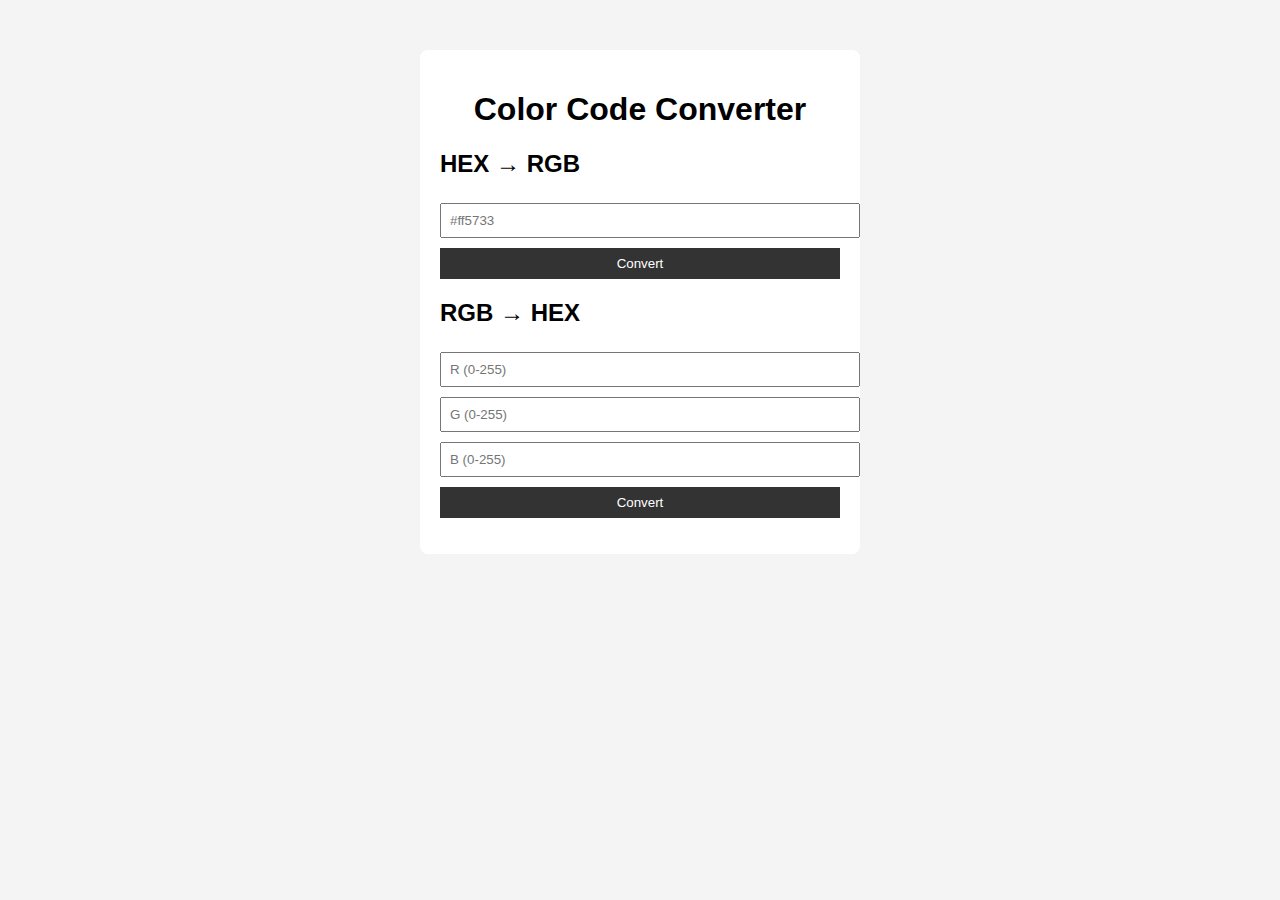
<file: projects/color-code-converter/index.html>
<!DOCTYPE html>
<html lang="en">
<head>
  <meta charset="UTF-8" />
  <title>Color Code Converter</title>
  <link rel="stylesheet" href="style.css" />
</head>
<body>

  <div class="container">
    <h1>Color Code Converter</h1>

    <div class="section">
      <h2>HEX → RGB</h2>
      <input type="text" id="hexInput" placeholder="#ff5733" />
      <button onclick="hexToRgb()">Convert</button>
      <p id="rgbOutput"></p>
    </div>

    <div class="section">
      <h2>RGB → HEX</h2>
      <input type="number" id="r" placeholder="R (0-255)" />
      <input type="number" id="g" placeholder="G (0-255)" />
      <input type="number" id="b" placeholder="B (0-255)" />
      <button onclick="rgbToHex()">Convert</button>
      <p id="hexOutput"></p>
    </div>
  </div>

  <script src="script.js"></script>
</body>
</html>
</file>
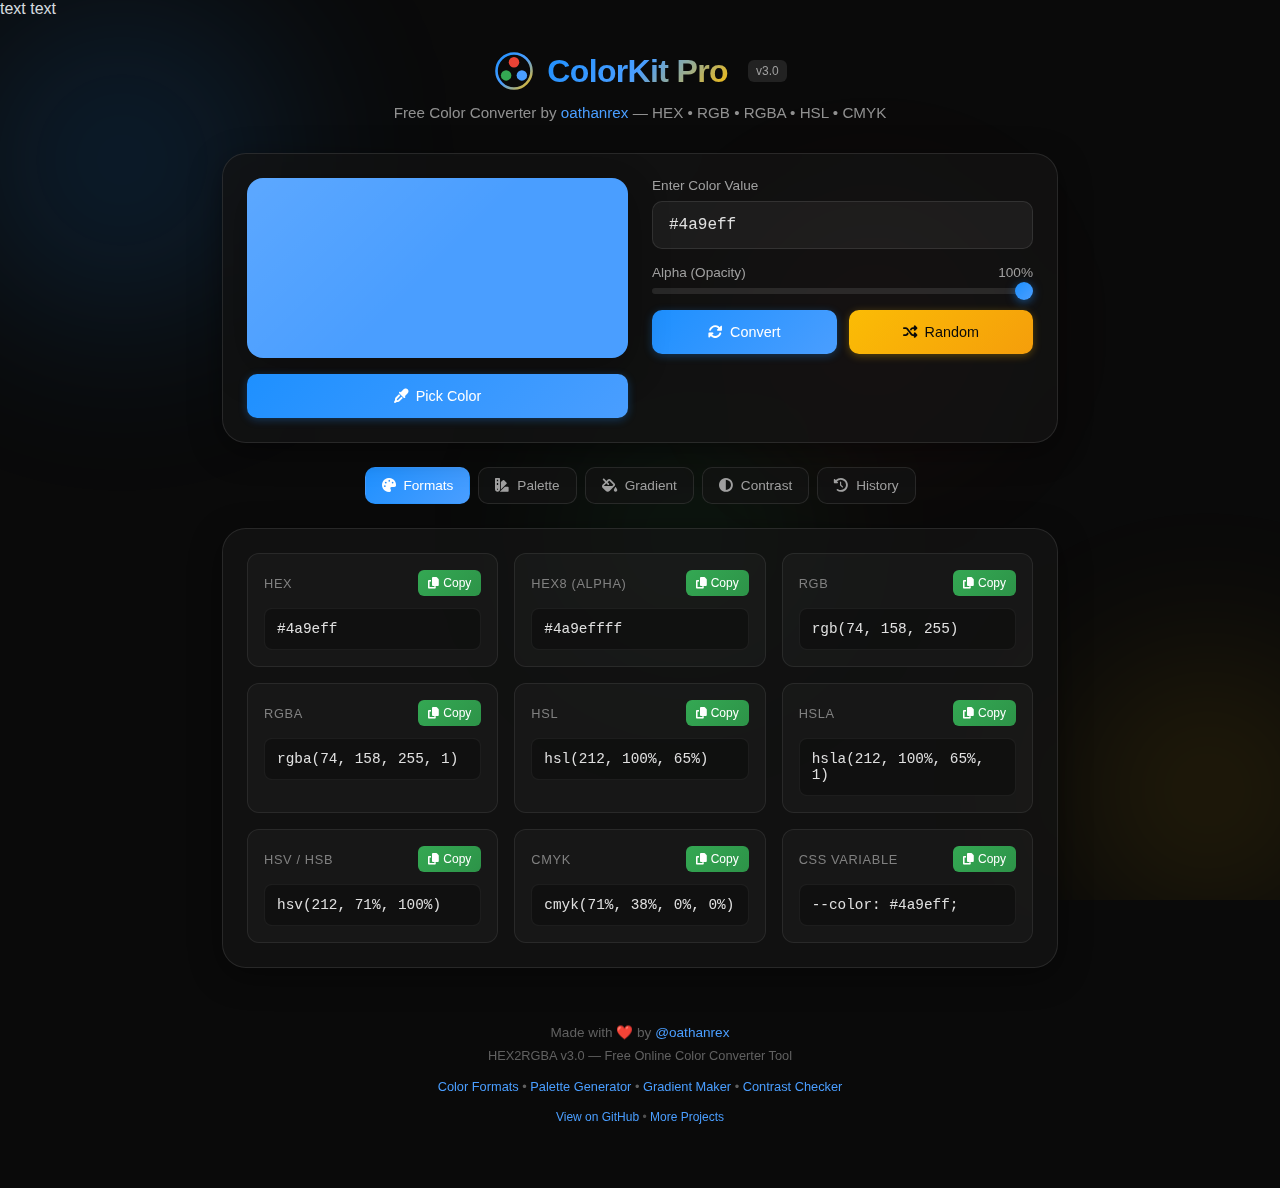
<file: projects/color-kit-pro/index.html>
<!DOCTYPE html>
<html lang="en">

<head>
    <meta charset="UTF-8">
    <meta name="viewport" content="width=device-width, initial-scale=1.0">
    text

    <!-- Primary Meta Tags -->
    <title>ColorKit Pro - Free Color Converter | HEX to RGB, RGBA, HSL, CMYK Online Tool</title>
    <meta name="title" content="ColorKit Pro - Free Color Converter | HEX to RGB, RGBA, HSL, CMYK Online Tool">
    <meta name="description"
        content="Free online HEX to RGBA converter by oathanrex. Convert colors between HEX, RGB, RGBA, HSL, HSLA, HSV, CMYK formats instantly. Generate color palettes, CSS gradients, and check WCAG contrast accessibility.">
    <meta name="keywords"
        content="hex2rgba, hex to rgba, hex to rgb, rgb to hex, color converter, rgba converter, color picker, hsl converter, cmyk converter, color palette generator, gradient generator, wcag contrast checker, css color tool, web design tool, oathanrex">
    <meta name="author" content="oathanrex">
    <meta name="robots" content="index, follow">
    <meta name="language" content="English">
    <meta name="revisit-after" content="7 days">
    <meta name="generator" content="HEX2RGBA v3.0">

    <!-- Open Graph / Facebook -->
    <meta property="og:type" content="website">
    <meta property="og:url" content="https://oathanrex.github.io/hex2rgba/">
    <meta property="og:title" content="ColorKit Pro - Free Color Converter | HEX to RGB, RGBA, HSL, CMYK">
    <meta property="og:description"
        content="Free online color converter by oathanrex. Convert HEX, RGB, RGBA, HSL, HSV, CMYK colors instantly. Generate palettes, gradients & check WCAG contrast.">
    <meta property="og:image" content="https://oathanrex.github.io/hex2rgba/og-image.png">
    <meta property="og:image:width" content="1200">
    <meta property="og:image:height" content="630">
    <meta property="og:image:alt" content="ColorKit Pro Color Converter Tool Preview">
    <meta property="og:site_name" content="ColorKit Pro by oathanrex">
    <meta property="og:locale" content="en_US">

    <!-- Twitter -->
    <meta name="twitter:card" content="summary_large_image">
    <meta name="twitter:url" content="https://oathanrex.github.io/hex2rgba/">
    <meta name="twitter:title" content="ColorKit Pro - Free Color Converter Tool">
    <meta name="twitter:description"
        content="Convert colors between HEX, RGB, RGBA, HSL, CMYK formats. Generate palettes & check contrast accessibility. By oathanrex.">
    <meta name="twitter:image" content="https://oathanrex.github.io/hex2rgba/og-image.png">
    <meta name="twitter:creator" content="@oathanrex">

    <!-- Canonical URL -->
    <link rel="canonical" href="https://oathanrex.github.io/hex2rgba/">

    <!-- Favicon -->
    <link rel="icon" type="image/svg+xml"
        href="data:image/svg+xml,%3Csvg xmlns='http://www.w3.org/2000/svg' viewBox='0 0 48 48'%3E%3Ccircle cx='24' cy='24' r='20' stroke='%234a9eff' stroke-width='3' fill='none'/%3E%3Ccircle cx='24' cy='14' r='6' fill='%23ea4335'/%3E%3Ccircle cx='15' cy='29' r='6' fill='%2334a853'/%3E%3Ccircle cx='33' cy='29' r='6' fill='%234a9eff'/%3E%3C/svg%3E">
    <link rel="apple-touch-icon"
        href="data:image/svg+xml,%3Csvg xmlns='http://www.w3.org/2000/svg' viewBox='0 0 48 48'%3E%3Ccircle cx='24' cy='24' r='20' stroke='%234a9eff' stroke-width='3' fill='none'/%3E%3Ccircle cx='24' cy='14' r='6' fill='%23ea4335'/%3E%3Ccircle cx='15' cy='29' r='6' fill='%2334a853'/%3E%3Ccircle cx='33' cy='29' r='6' fill='%234a9eff'/%3E%3C/svg%3E">

    <!-- Theme Color -->
    <meta name="theme-color" content="#0a0a0a">
    <meta name="msapplication-TileColor" content="#0a0a0a">

    <!-- Structured Data - JSON-LD -->
    <script type="application/ld+json">
    {
      "@context": "https://schema.org",
      "@type": "WebApplication",
      "name": "HEX2RGBA",
      "alternateName": "HEX to RGBA Converter",
      "description": "Free online HEX to RGBA color converter tool by oathanrex. Convert colors between HEX, RGB, RGBA, HSL, HSLA, HSV, CMYK formats instantly.",
      "url": "https://oathanrex.github.io/hex2rgba/",
      "applicationCategory": "DesignApplication",
      "operatingSystem": "Any",
      "browserRequirements": "Requires JavaScript",
      "offers": {
        "@type": "Offer",
        "price": "0",
        "priceCurrency": "USD"
      },
      "featureList": [
        "HEX to RGB Converter",
        "HEX to RGBA Converter",
        "RGB to HEX Converter",
        "HSL Color Converter",
        "CMYK Color Converter",
        "Color Palette Generator",
        "CSS Gradient Generator",
        "WCAG Contrast Checker",
        "Color History"
      ],
      "screenshot": "https://oathanrex.github.io/hex2rgba/screenshot.png",
      "softwareVersion": "3.0",
      "author": {
        "@type": "Person",
        "name": "oathanrex",
        "url": "https://github.com/oathanrex",
        "sameAs": [
          "https://github.com/oathanrex"
        ]
      },
      "publisher": {
        "@type": "Person",
        "name": "oathanrex",
        "url": "https://github.com/oathanrex"
      },
      "datePublished": "2024-01-01",
      "dateModified": "2024-12-01",
      "inLanguage": "en-US",
      "isAccessibleForFree": true,
      "license": "https://opensource.org/licenses/MIT"
    }
  </script>

    <!-- FAQ Structured Data -->
    <script type="application/ld+json">
    {
      "@context": "https://schema.org",
      "@type": "FAQPage",
      "mainEntity": [{
          "@type": "Question",
          "name": "How to convert HEX to RGBA?",
          "acceptedAnswer": {
            "@type": "Answer",
            "text": "Enter your HEX color code (e.g., #4a9eff) in ColorKit Pro and instantly get the RGBA value. Use the alpha slider to adjust opacity. The tool automatically converts to RGB, RGBA, HSL, HSV, and CMYK formats."
          }
        },
        {
          "@type": "Question",
          "name": "What color formats does HEX2RGBA support?",
          "acceptedAnswer": {
            "@type": "Answer",
            "text": "HEX2RGBA supports HEX, HEX8 (with alpha), RGB, RGBA, HSL, HSLA, HSV/HSB, CMYK, and CSS Variables. You can also use color names like 'red', 'blue', 'coral', etc."
          }
        },
        {
          "@type": "Question",
          "name": "Is HEX2RGBA free to use?",
          "acceptedAnswer": {
            "@type": "Answer",
            "text": "Yes, HEX2RGBA is completely free to use. No registration required. All features including color conversion, palette generation, gradient creator, and contrast checker are available at no cost."
          }
        },
        {
          "@type": "Question",
          "name": "Who created ColorKit Pro?",
          "acceptedAnswer": {
            "@type": "Answer",
            "text": "ColorKit Pro was created by oathanrex. You can find more projects at github.com/oathanrex."
          }
        }
      ]
    }
  </script>

    <!-- BreadcrumbList Structured Data -->
    <script type="application/ld+json">
    {
      "@context": "https://schema.org",
      "@type": "BreadcrumbList",
      "itemListElement": [{
          "@type": "ListItem",
          "position": 1,
          "name": "Home",
          "item": "https://oathanrex.github.io/"
        },
        {
          "@type": "ListItem",
          "position": 2,
          "name": "HEX2RGBA",
          "item": "https://oathanrex.github.io/hex2rgba/"
        }
      ]
    }
  </script>

    <!-- Preconnect for performance -->
    <link rel="preconnect" href="https://cdnjs.cloudflare.com">
    <link rel="dns-prefetch" href="https://cdnjs.cloudflare.com">

    <!-- Font Awesome -->
    <link rel="stylesheet" href="https://cdnjs.cloudflare.com/ajax/libs/font-awesome/6.4.0/css/all.min.css">
    <style>
        * {
            box-sizing: border-box;
            margin: 0;
            padding: 0;
        }

        body {
            font-family: -apple-system, BlinkMacSystemFont, "Segoe UI", "Roboto", "Oxygen",
                "Ubuntu", "Cantarell", "Fira Sans", "Droid Sans", "Helvetica Neue", sans-serif;
            background: #0a0a0a;
            color: #e0e0e0;
            overflow-x: hidden;
            -webkit-font-smoothing: antialiased;
            -moz-osx-font-smoothing: grayscale;
            min-height: 100vh;
        }

        a {
            color: #4a9eff;
            text-decoration: none;
        }

        a:hover {
            text-decoration: underline;
        }

        /* Animated background */
        .animated-background {
            position: fixed;
            top: 0;
            left: 0;
            width: 100%;
            height: 100%;
            z-index: 0;
            overflow: hidden;
            pointer-events: none;
        }

        .gradient-orb {
            position: absolute;
            border-radius: 50%;
            filter: blur(80px);
            opacity: 0.5;
        }

        .orb-1 {
            width: 500px;
            height: 500px;
            background: radial-gradient(circle, rgba(30, 144, 255, 0.4) 0%, transparent 70%);
            top: -10%;
            left: -10%;
            animation: float1 20s infinite ease-in-out;
        }

        .orb-2 {
            width: 400px;
            height: 400px;
            background: radial-gradient(circle, rgba(251, 188, 5, 0.3) 0%, transparent 70%);
            bottom: -10%;
            right: -10%;
            animation: float2 25s infinite ease-in-out;
        }

        .orb-3 {
            width: 350px;
            height: 350px;
            background: radial-gradient(circle, rgba(52, 168, 83, 0.3) 0%, transparent 70%);
            top: 40%;
            left: 40%;
            animation: float3 22s infinite ease-in-out;
        }

        .orb-4 {
            width: 300px;
            height: 300px;
            background: radial-gradient(circle, rgba(234, 67, 53, 0.3) 0%, transparent 70%);
            top: 20%;
            right: 20%;
            animation: float4 18s infinite ease-in-out;
        }

        @keyframes float1 {

            0%,
            100% {
                transform: translate(0, 0) scale(1);
            }

            33% {
                transform: translate(30px, -30px) scale(1.1);
            }

            66% {
                transform: translate(-20px, 20px) scale(0.9);
            }
        }

        @keyframes float2 {

            0%,
            100% {
                transform: translate(0, 0) scale(1);
            }

            33% {
                transform: translate(-40px, -20px) scale(1.05);
            }

            66% {
                transform: translate(30px, 30px) scale(0.95);
            }
        }

        @keyframes float3 {

            0%,
            100% {
                transform: translate(0, 0) scale(1);
            }

            33% {
                transform: translate(20px, 40px) scale(1.1);
            }

            66% {
                transform: translate(-30px, -20px) scale(0.9);
            }
        }

        @keyframes float4 {

            0%,
            100% {
                transform: translate(0, 0) scale(1);
            }

            33% {
                transform: translate(-20px, 30px) scale(0.95);
            }

            66% {
                transform: translate(40px, -10px) scale(1.05);
            }
        }

        /* Main Container */
        .main-container {
            position: relative;
            z-index: 1;
            padding: 2rem;
            max-width: 900px;
            margin: 0 auto;
        }

        /* Header */
        .header {
            text-align: center;
            margin-bottom: 2rem;
            animation: fadeInUp 0.8s ease-out;
        }

        .logo-container {
            display: inline-flex;
            align-items: center;
            gap: 0.75rem;
            margin-bottom: 0.5rem;
        }

        .logo-icon {
            width: 42px;
            height: 42px;
        }

        .main-title {
            font-size: 2rem;
            font-weight: 600;
            background: linear-gradient(135deg, #1e90ff 0%, #4a9eff 50%, #fbbc05 100%);
            -webkit-background-clip: text;
            -webkit-text-fill-color: transparent;
            background-clip: text;
            letter-spacing: -0.02em;
        }

        .subtitle {
            color: #909090;
            font-size: 0.95rem;
            margin-top: 0.25rem;
        }

        .preview-pill {
            display: inline-block;
            background-color: rgba(128, 128, 128, 0.2);
            border-radius: 0.375rem;
            padding: 0.25rem 0.5rem;
            font-size: 0.75rem;
            color: #a0a0a0;
            margin-left: 0.5rem;
        }

        @keyframes fadeInUp {
            from {
                opacity: 0;
                transform: translateY(30px);
            }

            to {
                opacity: 1;
                transform: translateY(0);
            }
        }

        /* Glass Card */
        .glass-card {
            background: rgba(20, 20, 20, 0.7);
            backdrop-filter: blur(20px);
            -webkit-backdrop-filter: blur(20px);
            border: 1px solid rgba(255, 255, 255, 0.1);
            border-radius: 24px;
            padding: 1.5rem;
            box-shadow: 0 8px 32px rgba(0, 0, 0, 0.4);
            animation: fadeInUp 0.8s ease-out;
            margin-bottom: 1.5rem;
        }

        /* Color Preview Section */
        .color-section {
            display: grid;
            grid-template-columns: 1fr 1fr;
            gap: 1.5rem;
        }

        @media (max-width: 700px) {
            .color-section {
                grid-template-columns: 1fr;
            }
        }

        .color-preview-box {
            height: 180px;
            border-radius: 16px;
            background: #4a9eff;
            box-shadow: 0 10px 40px rgba(0, 0, 0, 0.3);
            transition: all 0.3s ease;
            position: relative;
            overflow: hidden;
        }

        .color-preview-box::after {
            content: '';
            position: absolute;
            inset: 0;
            background: linear-gradient(135deg, rgba(255, 255, 255, 0.1) 0%, transparent 50%);
            pointer-events: none;
        }

        .input-section {
            display: flex;
            flex-direction: column;
            gap: 1rem;
        }

        .input-group {
            display: flex;
            flex-direction: column;
            gap: 0.5rem;
        }

        .input-label {
            font-size: 0.85rem;
            color: #a0a0a0;
            font-weight: 500;
        }

        .input-field {
            background: rgba(255, 255, 255, 0.05);
            border: 1px solid rgba(255, 255, 255, 0.1);
            border-radius: 10px;
            padding: 0.875rem 1rem;
            color: #e0e0e0;
            font-size: 1rem;
            outline: none;
            transition: all 0.2s ease;
            font-family: 'SF Mono', 'Fira Code', monospace;
        }

        .input-field:focus {
            background: rgba(255, 255, 255, 0.08);
            border-color: #4a9eff;
            box-shadow: 0 0 20px rgba(74, 158, 255, 0.2);
        }

        .input-field::placeholder {
            color: #606060;
        }

        /* Slider */
        .slider-container {
            display: flex;
            flex-direction: column;
            gap: 0.5rem;
        }

        .slider-header {
            display: flex;
            justify-content: space-between;
            align-items: center;
        }

        input[type="range"] {
            -webkit-appearance: none;
            -moz-appearance: none;
            appearance: none;
            width: 100%;
            height: 6px;
            border-radius: 3px;
            background: rgba(255, 255, 255, 0.1);
            cursor: pointer;
        }

        input[type="range"]::-webkit-slider-thumb {
            -webkit-appearance: none;
            width: 18px;
            height: 18px;
            border-radius: 50%;
            background: linear-gradient(135deg, #1e90ff 0%, #4a9eff 100%);
            cursor: pointer;
            box-shadow: 0 2px 10px rgba(30, 144, 255, 0.5);
            transition: transform 0.2s;
            border: none;
        }

        input[type="range"]::-moz-range-thumb {
            width: 18px;
            height: 18px;
            border-radius: 50%;
            background: linear-gradient(135deg, #1e90ff 0%, #4a9eff 100%);
            cursor: pointer;
            box-shadow: 0 2px 10px rgba(30, 144, 255, 0.5);
            border: none;
        }

        input[type="range"]::-webkit-slider-thumb:hover {
            transform: scale(1.1);
        }

        /* Buttons */
        .btn-row {
            display: flex;
            gap: 0.75rem;
        }

        .btn {
            flex: 1;
            padding: 0.875rem 1rem;
            border: none;
            border-radius: 10px;
            font-size: 0.9rem;
            font-weight: 500;
            cursor: pointer;
            transition: all 0.2s ease;
            display: flex;
            align-items: center;
            justify-content: center;
            gap: 0.5rem;
            font-family: inherit;
        }

        .btn-primary {
            background: linear-gradient(135deg, #1e90ff 0%, #4a9eff 100%);
            color: white;
            box-shadow: 0 2px 8px rgba(30, 144, 255, 0.3);
        }

        .btn-primary:hover {
            transform: translateY(-2px);
            box-shadow: 0 4px 16px rgba(30, 144, 255, 0.4);
        }

        .btn-secondary {
            background: linear-gradient(135deg, #fbbc05 0%, #f59e0b 100%);
            color: #0a0a0a;
            box-shadow: 0 2px 8px rgba(251, 188, 5, 0.3);
        }

        .btn-secondary:hover {
            transform: translateY(-2px);
            box-shadow: 0 4px 16px rgba(251, 188, 5, 0.4);
        }

        .btn:active {
            transform: scale(0.98);
        }

        /* Color Picker Button */
        .color-picker-wrapper {
            position: relative;
            display: block;
        }

        .color-picker-wrapper input[type="color"] {
            position: absolute;
            width: 100%;
            height: 100%;
            opacity: 0;
            cursor: pointer;
        }

        /* Tabs */
        .tabs-container {
            display: flex;
            gap: 0.5rem;
            flex-wrap: wrap;
            justify-content: center;
            margin-bottom: 1.5rem;
        }

        .tab-btn {
            padding: 0.625rem 1rem;
            border: 1px solid rgba(255, 255, 255, 0.1);
            border-radius: 10px;
            background: rgba(20, 20, 20, 0.7);
            color: #a0a0a0;
            font-size: 0.85rem;
            font-weight: 500;
            cursor: pointer;
            transition: all 0.2s ease;
            display: flex;
            align-items: center;
            gap: 0.5rem;
            font-family: inherit;
        }

        .tab-btn:hover {
            background: rgba(255, 255, 255, 0.05);
            color: #e0e0e0;
        }

        .tab-btn.active {
            background: linear-gradient(135deg, #1e90ff 0%, #4a9eff 100%);
            color: white;
            border-color: transparent;
        }

        /* Output Grid */
        .output-grid {
            display: grid;
            grid-template-columns: repeat(auto-fill, minmax(250px, 1fr));
            gap: 1rem;
        }

        .output-card {
            background: rgba(255, 255, 255, 0.03);
            border: 1px solid rgba(255, 255, 255, 0.08);
            border-radius: 12px;
            padding: 1rem;
            transition: all 0.2s ease;
        }

        .output-card:hover {
            background: rgba(255, 255, 255, 0.05);
            border-color: rgba(255, 255, 255, 0.12);
        }

        .output-header {
            display: flex;
            justify-content: space-between;
            align-items: center;
            margin-bottom: 0.75rem;
        }

        .output-label {
            font-size: 0.8rem;
            color: #808080;
            font-weight: 500;
            text-transform: uppercase;
            letter-spacing: 0.05em;
        }

        .copy-btn {
            background: linear-gradient(135deg, #34a853 0%, #2d9348 100%);
            border: none;
            border-radius: 6px;
            padding: 0.375rem 0.625rem;
            color: white;
            font-size: 0.75rem;
            cursor: pointer;
            transition: all 0.2s ease;
            display: flex;
            align-items: center;
            gap: 0.25rem;
            font-family: inherit;
        }

        .copy-btn:hover {
            transform: scale(1.05);
            box-shadow: 0 2px 8px rgba(52, 168, 83, 0.4);
        }

        .copy-btn.copied {
            background: #34a853;
        }

        .output-value {
            background: rgba(0, 0, 0, 0.3);
            border: 1px solid rgba(255, 255, 255, 0.06);
            border-radius: 8px;
            padding: 0.75rem;
            font-family: 'SF Mono', 'Fira Code', monospace;
            font-size: 0.9rem;
            color: #e0e0e0;
            word-break: break-all;
        }

        /* Palette Section */
        .palette-section {
            margin-bottom: 1.5rem;
        }

        .palette-section:last-child {
            margin-bottom: 0;
        }

        .section-title {
            font-size: 1rem;
            font-weight: 600;
            color: #ffffff;
            margin-bottom: 1rem;
            display: flex;
            align-items: center;
            gap: 0.5rem;
        }

        .section-title i {
            color: #4a9eff;
        }

        .palette-grid {
            display: flex;
            flex-wrap: wrap;
            gap: 0.5rem;
        }

        .palette-color {
            width: 48px;
            height: 48px;
            border-radius: 10px;
            cursor: pointer;
            transition: all 0.2s ease;
            border: 2px solid transparent;
            box-shadow: 0 2px 8px rgba(0, 0, 0, 0.3);
        }

        .palette-color:hover {
            transform: scale(1.15);
            z-index: 10;
            border-color: rgba(255, 255, 255, 0.3);
        }

        /* Gradient Section */
        .gradient-inputs {
            display: grid;
            grid-template-columns: 1fr 1fr;
            gap: 1rem;
            margin-bottom: 1rem;
        }

        @media (max-width: 500px) {
            .gradient-inputs {
                grid-template-columns: 1fr;
            }
        }

        .gradient-preview {
            height: 80px;
            border-radius: 12px;
            margin-bottom: 1rem;
            box-shadow: 0 4px 16px rgba(0, 0, 0, 0.3);
        }

        /* Contrast Section */
        .contrast-preview {
            border-radius: 12px;
            padding: 2rem;
            text-align: center;
            margin-bottom: 1rem;
        }

        .contrast-preview h2 {
            font-size: 1.75rem;
            margin-bottom: 0.5rem;
        }

        .contrast-preview p {
            font-size: 1rem;
            opacity: 0.9;
        }

        .contrast-results {
            display: grid;
            grid-template-columns: repeat(3, 1fr);
            gap: 1rem;
        }

        @media (max-width: 600px) {
            .contrast-results {
                grid-template-columns: 1fr;
            }
        }

        .contrast-result-card {
            background: rgba(0, 0, 0, 0.3);
            border: 1px solid rgba(255, 255, 255, 0.06);
            border-radius: 12px;
            padding: 1rem;
            text-align: center;
        }

        .contrast-result-label {
            font-size: 0.8rem;
            color: #808080;
            margin-bottom: 0.5rem;
        }

        .contrast-result-value {
            font-size: 1.5rem;
            font-weight: 700;
        }

        .pass {
            color: #34a853;
        }

        .warn {
            color: #fbbc05;
        }

        .fail {
            color: #ea4335;
        }

        /* History Section */
        .history-header {
            display: flex;
            justify-content: space-between;
            align-items: center;
            margin-bottom: 1rem;
        }

        .clear-btn {
            background: rgba(234, 67, 53, 0.15);
            border: 1px solid rgba(234, 67, 53, 0.3);
            border-radius: 8px;
            padding: 0.5rem 1rem;
            color: #ea4335;
            font-size: 0.85rem;
            cursor: pointer;
            transition: all 0.2s ease;
            font-family: inherit;
        }

        .clear-btn:hover {
            background: rgba(234, 67, 53, 0.25);
        }

        .history-grid {
            display: flex;
            flex-wrap: wrap;
            gap: 0.75rem;
        }

        .history-color {
            width: 56px;
            height: 56px;
            border-radius: 12px;
            cursor: pointer;
            transition: all 0.2s ease;
            box-shadow: 0 2px 8px rgba(0, 0, 0, 0.3);
            border: 2px solid transparent;
        }

        .history-color:hover {
            transform: scale(1.1);
            border-color: rgba(255, 255, 255, 0.3);
        }

        .empty-state {
            color: #606060;
            font-size: 0.9rem;
            padding: 2rem;
            text-align: center;
            width: 100%;
        }

        /* Toast */
        .toast-container {
            position: fixed;
            top: 1rem;
            right: 1rem;
            z-index: 1000;
            display: flex;
            flex-direction: column;
            gap: 0.5rem;
        }

        .toast {
            background: rgba(20, 20, 20, 0.95);
            backdrop-filter: blur(10px);
            -webkit-backdrop-filter: blur(10px);
            border: 1px solid rgba(255, 255, 255, 0.1);
            border-radius: 10px;
            padding: 0.875rem 1.25rem;
            color: #e0e0e0;
            font-size: 0.9rem;
            box-shadow: 0 4px 16px rgba(0, 0, 0, 0.4);
            animation: slideIn 0.3s ease;
            display: flex;
            align-items: center;
            gap: 0.5rem;
            max-width: 350px;
        }

        .toast.success {
            border-left: 3px solid #34a853;
        }

        .toast.error {
            border-left: 3px solid #ea4335;
        }

        @keyframes slideIn {
            from {
                transform: translateX(100%);
                opacity: 0;
            }

            to {
                transform: translateX(0);
                opacity: 1;
            }
        }

        .toast.fade-out {
            animation: fadeOut 0.3s ease forwards;
        }

        @keyframes fadeOut {
            from {
                opacity: 1;
                transform: translateX(0);
            }

            to {
                opacity: 0;
                transform: translateX(100%);
            }
        }

        /* Hidden */
        .hidden {
            display: none !important;
        }

        /* Footer */
        .footer {
            text-align: center;
            padding: 2rem;
            color: #606060;
            font-size: 0.85rem;
        }

        .footer a {
            color: #4a9eff;
        }

        /* Select */
        select.input-field {
            cursor: pointer;
            -webkit-appearance: none;
            -moz-appearance: none;
            appearance: none;
            background-image: url("data:image/svg+xml,%3Csvg xmlns='http://www.w3.org/2000/svg' width='12' height='12' viewBox='0 0 12 12'%3E%3Cpath fill='%23a0a0a0' d='M6 8L1 3h10z'/%3E%3C/svg%3E");
            background-repeat: no-repeat;
            background-position: right 1rem center;
            padding-right: 2.5rem;
        }

        select.input-field option {
            background: #1a1a1a;
            color: #e0e0e0;
        }

        /* Mobile responsive adjustments */
        @media (max-width: 480px) {
            .main-container {
                padding: 1rem;
            }

            .glass-card {
                padding: 1rem;
                border-radius: 16px;
            }

            .main-title {
                font-size: 1.5rem;
            }

            .output-grid {
                grid-template-columns: 1fr;
            }

            .tabs-container {
                gap: 0.375rem;
            }

            .tab-btn {
                padding: 0.5rem 0.75rem;
                font-size: 0.8rem;
            }
        }
    </style>
</head>

<body>
    <!-- Animated Background -->
    <div class="animated-background">
        <div class="gradient-orb orb-1"></div>
        <div class="gradient-orb orb-2"></div>
        <div class="gradient-orb orb-3"></div>
        <div class="gradient-orb orb-4"></div>
    </div>
    text

    <!-- Toast Container -->
    <div class="toast-container" id="toastContainer"></div>

    <!-- Main Container -->
    <main class="main-container" role="main">
        <!-- Header -->
        <header class="header" role="banner">
            <div class="logo-container">
                <svg class="logo-icon" viewBox="0 0 48 48" fill="none" xmlns="http://www.w3.org/2000/svg"
                    aria-hidden="true">
                    <circle cx="24" cy="24" r="20" stroke="url(#grad1)" stroke-width="3" fill="none" />
                    <circle cx="24" cy="14" r="6" fill="#ea4335" />
                    <circle cx="15" cy="29" r="6" fill="#34a853" />
                    <circle cx="33" cy="29" r="6" fill="#4a9eff" />
                    <defs>
                        <linearGradient id="grad1" x1="0%" y1="0%" x2="100%" y2="100%">
                            <stop offset="0%" stop-color="#1e90ff" />
                            <stop offset="50%" stop-color="#4a9eff" />
                            <stop offset="100%" stop-color="#fbbc05" />
                        </linearGradient>
                    </defs>
                </svg>
                <h1 class="main-title">ColorKit Pro</h1>
                <span class="preview-pill">v3.0</span>
            </div>
            <p class="subtitle">Free Color Converter by <a href="https://github.com/oathanrex" target="_blank"
                    rel="noopener">oathanrex</a> — HEX • RGB • RGBA • HSL • CMYK</p>
        </header>

        <!-- Color Input Section -->
        <div class="glass-card">
            <div class="color-section">
                <div>
                    <div class="color-preview-box" id="colorPreview"></div>
                    <div class="color-picker-wrapper" style="margin-top: 1rem;">
                        <input type="color" id="nativeColorPicker" value="#4a9eff">
                        <button class="btn btn-primary" style="width: 100%;" type="button">
                            <i class="fas fa-eye-dropper"></i> Pick Color
                        </button>
                    </div>
                </div>
                <div class="input-section">
                    <div class="input-group">
                        <label class="input-label" for="colorInput">Enter Color Value</label>
                        <input type="text" id="colorInput" class="input-field"
                            placeholder="#4a9eff, rgb(74,158,255), or red" value="#4a9eff">
                    </div>
                    <div class="slider-container">
                        <div class="slider-header">
                            <label class="input-label" for="alphaSlider">Alpha (Opacity)</label>
                            <span class="input-label" id="alphaValue">100%</span>
                        </div>
                        <input type="range" id="alphaSlider" min="0" max="100" value="100">
                    </div>
                    <div class="btn-row">
                        <button class="btn btn-primary" id="convertBtn" type="button">
                            <i class="fas fa-sync-alt"></i> Convert
                        </button>
                        <button class="btn btn-secondary" id="randomBtn" type="button">
                            <i class="fas fa-random"></i> Random
                        </button>
                    </div>
                </div>
            </div>
        </div>

        <!-- Tabs -->
        <div class="tabs-container" id="tabsContainer">
            <button class="tab-btn active" data-tab="formats" type="button">
                <i class="fas fa-palette"></i> Formats
            </button>
            <button class="tab-btn" data-tab="palette" type="button">
                <i class="fas fa-swatchbook"></i> Palette
            </button>
            <button class="tab-btn" data-tab="gradient" type="button">
                <i class="fas fa-fill-drip"></i> Gradient
            </button>
            <button class="tab-btn" data-tab="contrast" type="button">
                <i class="fas fa-adjust"></i> Contrast
            </button>
            <button class="tab-btn" data-tab="history" type="button">
                <i class="fas fa-history"></i> History
            </button>
        </div>

        <!-- Formats Tab -->
        <div id="formats-tab" class="tab-content glass-card">
            <div class="output-grid" id="outputGrid"></div>
        </div>

        <!-- Palette Tab -->
        <div id="palette-tab" class="tab-content glass-card hidden">
            <div class="palette-section">
                <h3 class="section-title"><i class="fas fa-sun"></i> Shades & Tints</h3>
                <div class="palette-grid" id="shadesContainer"></div>
            </div>
            <div class="palette-section">
                <h3 class="section-title"><i class="fas fa-circle-notch"></i> Complementary</h3>
                <div class="palette-grid" id="complementaryContainer"></div>
            </div>
            <div class="palette-section">
                <h3 class="section-title"><i class="fas fa-sliders-h"></i> Analogous</h3>
                <div class="palette-grid" id="analogousContainer"></div>
            </div>
            <div class="palette-section">
                <h3 class="section-title"><i class="fas fa-shapes"></i> Triadic</h3>
                <div class="palette-grid" id="triadicContainer"></div>
            </div>
        </div>

        <!-- Gradient Tab -->
        <div id="gradient-tab" class="tab-content glass-card hidden">
            <h3 class="section-title"><i class="fas fa-fill-drip"></i> Gradient Generator</h3>
            <div class="gradient-inputs">
                <div class="input-group">
                    <label class="input-label" for="gradientColor1">Color 1</label>
                    <input type="text" id="gradientColor1" class="input-field" value="#4a9eff">
                </div>
                <div class="input-group">
                    <label class="input-label" for="gradientColor2">Color 2</label>
                    <input type="text" id="gradientColor2" class="input-field" value="#ea4335">
                </div>
            </div>
            <button class="btn btn-primary" id="swapGradient" type="button" style="margin-bottom: 1rem; width: 100%;">
                <i class="fas fa-exchange-alt"></i> Swap Colors
            </button>
            <div class="input-group" style="margin-bottom: 1rem;">
                <label class="input-label" for="gradientDirection">Direction</label>
                <select id="gradientDirection" class="input-field">
                    <option value="to right">Left → Right</option>
                    <option value="to left">Right → Left</option>
                    <option value="to bottom">Top → Bottom</option>
                    <option value="to top">Bottom → Top</option>
                    <option value="to bottom right">Diagonal ↘</option>
                    <option value="to bottom left">Diagonal ↙</option>
                    <option value="to top right">Diagonal ↗</option>
                    <option value="to top left">Diagonal ↖</option>
                    <option value="circle">Radial (Circle)</option>
                </select>
            </div>
            <div class="gradient-preview" id="gradientPreview"
                style="background: linear-gradient(to right, #4a9eff, #ea4335);"></div>
            <div class="output-card">
                <div class="output-header">
                    <span class="output-label">CSS Code</span>
                    <button class="copy-btn" id="copyGradient" type="button">
                        <i class="fas fa-copy"></i> Copy
                    </button>
                </div>
                <div class="output-value" id="gradientOutput">background: linear-gradient(to right, #4a9eff, #ea4335);
                </div>
            </div>
        </div>

        <!-- Contrast Tab -->
        <div id="contrast-tab" class="tab-content glass-card hidden">
            <h3 class="section-title"><i class="fas fa-adjust"></i> WCAG Contrast Checker</h3>
            <div class="gradient-inputs">
                <div class="input-group">
                    <label class="input-label" for="fgColor">Text Color (Foreground)</label>
                    <input type="text" id="fgColor" class="input-field" value="#ffffff">
                </div>
                <div class="input-group">
                    <label class="input-label" for="bgColor">Background Color</label>
                    <input type="text" id="bgColor" class="input-field" value="#4a9eff">
                </div>
            </div>
            <button class="btn btn-primary" id="swapContrast" type="button" style="margin-bottom: 1rem; width: 100%;">
                <i class="fas fa-exchange-alt"></i> Swap Colors
            </button>
            <div class="contrast-preview" id="contrastPreview" style="background: #4a9eff; color: #ffffff;">
                <h2>Sample Text</h2>
                <p>The quick brown fox jumps over the lazy dog</p>
            </div>
            <div class="contrast-results">
                <div class="contrast-result-card">
                    <div class="contrast-result-label">Contrast Ratio</div>
                    <div class="contrast-result-value" id="contrastRatio">3.44:1</div>
                </div>
                <div class="contrast-result-card">
                    <div class="contrast-result-label">Normal Text</div>
                    <div class="contrast-result-value" id="normalTextResult">AA Large</div>
                </div>
                <div class="contrast-result-card">
                    <div class="contrast-result-label">Large Text</div>
                    <div class="contrast-result-value" id="largeTextResult">AA ✓</div>
                </div>
            </div>
        </div>

        <!-- History Tab -->
        <div id="history-tab" class="tab-content glass-card hidden">
            <div class="history-header">
                <h3 class="section-title" style="margin: 0;"><i class="fas fa-history"></i> Color History</h3>
                <button class="clear-btn" id="clearHistoryBtn" type="button">
                    <i class="fas fa-trash"></i> Clear All
                </button>
            </div>
            <div class="history-grid" id="historyContainer">
                <div class="empty-state">No colors in history yet. Convert some colors!</div>
            </div>
        </div>

        <!-- Footer -->
        <footer class="footer" role="contentinfo">
            <p>Made with ❤️ by <a href="https://github.com/oathanrex" target="_blank"
                    rel="noopener noreferrer">@oathanrex</a></p>
            <p style="margin-top: 0.5rem; font-size: 0.8rem;">HEX2RGBA v3.0 — Free Online Color Converter Tool</p>
            <nav style="margin-top: 1rem; font-size: 0.8rem;" aria-label="Footer navigation">
                <a href="#formats-tab">Color Formats</a> •
                <a href="#palette-tab">Palette Generator</a> •
                <a href="#gradient-tab">Gradient Maker</a> •
                <a href="#contrast-tab">Contrast Checker</a>
            </nav>
            <p style="margin-top: 1rem; font-size: 0.75rem; color: #505050;">
                <a href="https://oathanrex.github.io/chromalab-pro/" target="_blank" rel="noopener noreferrer">View on
                    GitHub</a> •
                <a href="https://oathanrex.github.io/" target="_blank" rel="noopener noreferrer">More Projects</a>
            </p>
        </footer>

        <!-- SEO: Additional hidden content for search engines -->
        <aside class="hidden" aria-hidden="true">
            <h2>HEX2RGBA - Complete Color Converter Tool by oathanrex</h2>
            <p>Convert colors between HEX, RGB, RGBA, HSL, HSLA, HSV, HSB, CMYK formats online for free. Created by
                oathanrex.</p>
            <h3>Features:</h3>
            <ul>
                <li>HEX to RGBA Converter - Convert hexadecimal colors to RGBA format with opacity</li>
                <li>HEX to RGB Converter - Convert hexadecimal colors to RGB format</li>
                <li>RGB to HEX Converter - Convert RGB values to HEX codes</li>
                <li>RGBA to HEX8 Converter - Convert RGBA to 8-digit HEX with alpha</li>
                <li>HSL Color Converter - Convert to and from HSL color format</li>
                <li>HSLA Color Converter - HSL with alpha transparency</li>
                <li>HSV/HSB Converter - Hue Saturation Value/Brightness conversion</li>
                <li>CMYK Converter - Get CMYK values for print design</li>
                <li>Color Palette Generator - Create harmonious color schemes</li>
                <li>CSS Gradient Generator - Generate beautiful linear and radial gradients</li>
                <li>WCAG Contrast Checker - Ensure accessibility compliance AA/AAA</li>
                <li>Color Picker - Pick any color visually</li>
                <li>Color History - Save and reuse your favorite colors</li>
                <li>Opacity/Alpha Support - RGBA and HSLA with transparency</li>
            </ul>
            <h3>About</h3>
            <p>HEX2RGBA is a free, open-source color converter tool created by oathanrex. Available at
                oathanrex.github.io/hex2rgba/</p>
        </aside>
    </main>

    <script>
        // ==========================================
        // STATE MANAGEMENT
        // ==========================================
        const state = {
            colorHistory: [],
            currentRGB: {
                r: 74,
                g: 158,
                b: 255
            },
            currentAlpha: 1,
            debounceTimer: null
        };
        // Named colors lookup (extended)
        const namedColors = {
            'red': '#ff0000',
            'green': '#008000',
            'blue': '#0000ff',
            'white': '#ffffff',
            'black': '#000000',
            'yellow': '#ffff00',
            'cyan': '#00ffff',
            'magenta': '#ff00ff',
            'orange': '#ffa500',
            'purple': '#800080',
            'pink': '#ffc0cb',
            'brown': '#a52a2a',
            'gray': '#808080',
            'grey': '#808080',
            'navy': '#000080',
            'teal': '#008080',
            'olive': '#808000',
            'maroon': '#800000',
            'aqua': '#00ffff',
            'lime': '#00ff00',
            'silver': '#c0c0c0',
            'fuchsia': '#ff00ff',
            'coral': '#ff7f50',
            'salmon': '#fa8072',
            'gold': '#ffd700',
            'khaki': '#f0e68c',
            'plum': '#dda0dd',
            'orchid': '#da70d6',
            'turquoise': '#40e0d0',
            'violet': '#ee82ee',
            'indigo': '#4b0082',
            'crimson': '#dc143c',
            'tomato': '#ff6347',
            'chocolate': '#d2691e',
            'tan': '#d2b48c',
            'peru': '#cd853f',
            'skyblue': '#87ceeb',
            'steelblue': '#4682b4',
            'slategray': '#708090',
            'snow': '#fffafa',
            'springgreen': '#00ff7f',
            'darkblue': '#00008b',
            'darkgreen': '#006400',
            'darkred': '#8b0000',
            'deeppink': '#ff1493',
            'dodgerblue': '#1e90ff',
            'firebrick': '#b22222',
            'forestgreen': '#228b22',
            'hotpink': '#ff69b4',
            'lawngreen': '#7cfc00',
            'lightblue': '#add8e6',
            'lightgreen': '#90ee90',
            'mintcream': '#f5fffa',
            'mistyrose': '#ffe4e1',
            'moccasin': '#ffe4b5',
            'oldlace': '#fdf5e6',
            'orangered': '#ff4500',
            'palegreen': '#98fb98',
            'papayawhip': '#ffefd5',
            'peachpuff': '#ffdab9',
            'royalblue': '#4169e1',
            'seagreen': '#2e8b57',
            'sienna': '#a0522d',
            'slateblue': '#6a5acd'
        };
        // Output formats configuration
        const outputFormats = [{
            id: 'hex',
            label: 'HEX'
        },
        {
            id: 'hex8',
            label: 'HEX8 (Alpha)'
        },
        {
            id: 'rgb',
            label: 'RGB'
        },
        {
            id: 'rgba',
            label: 'RGBA'
        },
        {
            id: 'hsl',
            label: 'HSL'
        },
        {
            id: 'hsla',
            label: 'HSLA'
        },
        {
            id: 'hsv',
            label: 'HSV / HSB'
        },
        {
            id: 'cmyk',
            label: 'CMYK'
        },
        {
            id: 'cssVar',
            label: 'CSS Variable'
        }
        ];
        // ==========================================
        // DOM ELEMENTS (cached after DOMContentLoaded)
        // ==========================================
        let DOM = {};

        function cacheDOMElements() {
            DOM = {
                colorInput: document.getElementById('colorInput'),
                colorPreview: document.getElementById('colorPreview'),
                nativeColorPicker: document.getElementById('nativeColorPicker'),
                alphaSlider: document.getElementById('alphaSlider'),
                alphaValue: document.getElementById('alphaValue'),
                convertBtn: document.getElementById('convertBtn'),
                randomBtn: document.getElementById('randomBtn'),
                tabsContainer: document.getElementById('tabsContainer'),
                outputGrid: document.getElementById('outputGrid'),
                gradientColor1: document.getElementById('gradientColor1'),
                gradientColor2: document.getElementById('gradientColor2'),
                gradientDirection: document.getElementById('gradientDirection'),
                gradientPreview: document.getElementById('gradientPreview'),
                gradientOutput: document.getElementById('gradientOutput'),
                copyGradient: document.getElementById('copyGradient'),
                swapGradient: document.getElementById('swapGradient'),
                fgColor: document.getElementById('fgColor'),
                bgColor: document.getElementById('bgColor'),
                swapContrast: document.getElementById('swapContrast'),
                contrastPreview: document.getElementById('contrastPreview'),
                contrastRatio: document.getElementById('contrastRatio'),
                normalTextResult: document.getElementById('normalTextResult'),
                largeTextResult: document.getElementById('largeTextResult'),
                historyContainer: document.getElementById('historyContainer'),
                clearHistoryBtn: document.getElementById('clearHistoryBtn'),
                toastContainer: document.getElementById('toastContainer'),
                shadesContainer: document.getElementById('shadesContainer'),
                complementaryContainer: document.getElementById('complementaryContainer'),
                analogousContainer: document.getElementById('analogousContainer'),
                triadicContainer: document.getElementById('triadicContainer')
            };
        }
        // ==========================================
        // UTILITY FUNCTIONS
        // ==========================================
        function clamp(val, min, max) {
            return Math.max(min, Math.min(max, val));
        }

        function debounce(func, wait) {
            return function executedFunction(...args) {
                clearTimeout(state.debounceTimer);
                state.debounceTimer = setTimeout(() => func.apply(this, args), wait);
            };
        }

        function escapeHtml(text) {
            const div = document.createElement('div');
            div.textContent = text;
            return div.innerHTML;
        }

        function showToast(message, type = 'success') {
            const toast = document.createElement('div');
            toast.className = 'toast ' + type;
            const icon = type === 'success' ? 'check-circle' : 'exclamation-circle';
            toast.innerHTML = '<i class="fas fa-' + icon + '"></i> ' + escapeHtml(message);
            DOM.toastContainer.appendChild(toast);
            setTimeout(function () {
                toast.classList.add('fade-out');
                setTimeout(function () {
                    if (toast.parentNode) {
                        toast.remove();
                    }
                }, 300);
            }, 2700);
        }
        // ==========================================
        // COLOR PARSING
        // ==========================================
        function parseColor(input) {
            if (!input || typeof input !== 'string') return null;
            input = input.trim().toLowerCase();
            // Check named colors first
            if (namedColors.hasOwnProperty(input)) {
                input = namedColors[input];
            }
            // HEX format (#RGB, #RGBA, #RRGGBB, #RRGGBBAA)
            const hexMatch = input.match(/^#?([a-f0-9]{3}|[a-f0-9]{4}|[a-f0-9]{6}|[a-f0-9]{8})$/i);
            if (hexMatch) {
                let hex = hexMatch[1];
                // Expand 3 or 4 digit hex
                if (hex.length === 3 || hex.length === 4) {
                    hex = hex.split('').map(function (c) {
                        return c + c;
                    }).join('');
                }
                return {
                    r: parseInt(hex.substring(0, 2), 16),
                    g: parseInt(hex.substring(2, 4), 16),
                    b: parseInt(hex.substring(4, 6), 16),
                    a: hex.length === 8 ? parseInt(hex.substring(6, 8), 16) / 255 : 1
                };
            }
            // RGB/RGBA format
            const rgbMatch = input.match(/rgba?\s*\(\s*(\d{1,3})\s*[,\s]\s*(\d{1,3})\s*[,\s]\s*(\d{1,3})\s*(?:[,\/]\s*([\d.]+%?))?\s*\)/);
            if (rgbMatch) {
                let alpha = 1;
                if (rgbMatch[4]) {
                    alpha = rgbMatch[4].includes('%') ?
                        parseFloat(rgbMatch[4]) / 100 :
                        parseFloat(rgbMatch[4]);
                }
                return {
                    r: clamp(parseInt(rgbMatch[1], 10), 0, 255),
                    g: clamp(parseInt(rgbMatch[2], 10), 0, 255),
                    b: clamp(parseInt(rgbMatch[3], 10), 0, 255),
                    a: clamp(alpha, 0, 1)
                };
            }
            // HSL/HSLA format
            const hslMatch = input.match(/hsla?\s*\(\s*(\d{1,3})\s*[,\s]\s*(\d{1,3})%?\s*[,\s]\s*(\d{1,3})%?\s*(?:[,\/]\s*([\d.]+%?))?\s*\)/);
            if (hslMatch) {
                const h = clamp(parseInt(hslMatch[1], 10), 0, 360);
                const s = clamp(parseInt(hslMatch[2], 10), 0, 100);
                const l = clamp(parseInt(hslMatch[3], 10), 0, 100);
                let alpha = 1;
                if (hslMatch[4]) {
                    alpha = hslMatch[4].includes('%') ?
                        parseFloat(hslMatch[4]) / 100 :
                        parseFloat(hslMatch[4]);
                }
                const rgb = hslToRgb(h, s, l);
                return {
                    r: rgb.r,
                    g: rgb.g,
                    b: rgb.b,
                    a: clamp(alpha, 0, 1)
                };
            }
            return null;
        }
        // ==========================================
        // COLOR CONVERSION FUNCTIONS
        // ==========================================
        function hslToRgb(h, s, l) {
            s /= 100;
            l /= 100;
            if (s === 0) {
                const gray = Math.round(l * 255);
                return {
                    r: gray,
                    g: gray,
                    b: gray
                };
            }
            const hueToRgb = function (p, q, t) {
                if (t < 0) t += 1;
                if (t > 1) t -= 1;
                if (t < 1 / 6) return p + (q - p) * 6 * t;
                if (t < 1 / 2) return q;
                if (t < 2 / 3) return p + (q - p) * (2 / 3 - t) * 6;
                return p;
            };
            const q = l < 0.5 ? l * (1 + s) : l + s - l * s;
            const p = 2 * l - q;
            const hNorm = h / 360;
            return {
                r: Math.round(255 * hueToRgb(p, q, hNorm + 1 / 3)),
                g: Math.round(255 * hueToRgb(p, q, hNorm)),
                b: Math.round(255 * hueToRgb(p, q, hNorm - 1 / 3))
            };
        }

        function rgbToHsl(r, g, b) {
            r /= 255;
            g /= 255;
            b /= 255;
            const max = Math.max(r, g, b);
            const min = Math.min(r, g, b);
            let h = 0;
            let s = 0;
            const l = (max + min) / 2;
            if (max !== min) {
                const d = max - min;
                s = l > 0.5 ? d / (2 - max - min) : d / (max + min);
                if (max === r) {
                    h = ((g - b) / d + (g < b ? 6 : 0)) / 6;
                } else if (max === g) {
                    h = ((b - r) / d + 2) / 6;
                } else {
                    h = ((r - g) / d + 4) / 6;
                }
            }
            return {
                h: Math.round(h * 360),
                s: Math.round(s * 100),
                l: Math.round(l * 100)
            };
        }

        function rgbToHsv(r, g, b) {
            r /= 255;
            g /= 255;
            b /= 255;
            const max = Math.max(r, g, b);
            const min = Math.min(r, g, b);
            let h = 0;
            const v = max;
            const d = max - min;
            const s = max === 0 ? 0 : d / max;
            if (max !== min) {
                if (max === r) {
                    h = ((g - b) / d + (g < b ? 6 : 0)) / 6;
                } else if (max === g) {
                    h = ((b - r) / d + 2) / 6;
                } else {
                    h = ((r - g) / d + 4) / 6;
                }
            }
            return {
                h: Math.round(h * 360),
                s: Math.round(s * 100),
                v: Math.round(v * 100)
            };
        }

        function rgbToCmyk(r, g, b) {
            r /= 255;
            g /= 255;
            b /= 255;
            const k = 1 - Math.max(r, g, b);
            if (k === 1) {
                return {
                    c: 0,
                    m: 0,
                    y: 0,
                    k: 100
                };
            }
            return {
                c: Math.round(((1 - r - k) / (1 - k)) * 100),
                m: Math.round(((1 - g - k) / (1 - k)) * 100),
                y: Math.round(((1 - b - k) / (1 - k)) * 100),
                k: Math.round(k * 100)
            };
        }

        function rgbToHex(r, g, b) {
            const toHex = function (n) {
                const hex = Math.round(clamp(n, 0, 255)).toString(16);
                return hex.length === 1 ? '0' + hex : hex;
            };
            return '#' + toHex(r) + toHex(g) + toHex(b);
        }
        // ==========================================
        // MAIN COLOR CONVERSION
        // ==========================================
        function convertColor(silent) {
            const input = DOM.colorInput.value;
            const parsed = parseColor(input);
            if (!parsed) {
                if (!silent) {
                    showToast('Invalid color format! Try: #hex, rgb(), hsl(), or color name', 'error');
                }
                return false;
            }
            state.currentRGB = {
                r: parsed.r,
                g: parsed.g,
                b: parsed.b
            };
            if (parsed.a !== undefined && parsed.a !== 1) {
                state.currentAlpha = parsed.a;
                DOM.alphaSlider.value = Math.round(state.currentAlpha * 100);
                DOM.alphaValue.textContent = Math.round(state.currentAlpha * 100) + '%';
            }
            updateAllOutputs();
            const hex = rgbToHex(state.currentRGB.r, state.currentRGB.g, state.currentRGB.b);
            addToHistory(hex);
            generatePalette();
            // Update gradient and contrast inputs
            DOM.gradientColor1.value = hex;
            DOM.bgColor.value = hex;
            generateGradient();
            checkContrast();
            return true;
        }

        function updateAllOutputs() {
            const r = state.currentRGB.r;
            const g = state.currentRGB.g;
            const b = state.currentRGB.b;
            const a = state.currentAlpha;
            const hex = rgbToHex(r, g, b);
            const alphaHex = Math.round(a * 255).toString(16).padStart(2, '0');
            const hsl = rgbToHsl(r, g, b);
            const hsv = rgbToHsv(r, g, b);
            const cmyk = rgbToCmyk(r, g, b);
            // Format alpha for display
            let alphaDisplay;
            if (a === 1) {
                alphaDisplay = '1';
            } else if (a === 0) {
                alphaDisplay = '0';
            } else {
                alphaDisplay = parseFloat(a.toFixed(2)).toString();
            }
            // Update preview
            DOM.colorPreview.style.backgroundColor = 'rgba(' + r + ', ' + g + ', ' + b + ', ' + a + ')';
            // UX Improvement: Only update picker if it's not the active element (to avoid interrupting user dragging)
            if (document.activeElement !== DOM.nativeColorPicker) {
                DOM.nativeColorPicker.value = hex;
            }
            // Output values mapping
            const cssVarValue = a < 1 ?
                '--color: rgba(' + r + ', ' + g + ', ' + b + ', ' + alphaDisplay + ');' :
                '--color: ' + hex + ';';
            const values = {
                hex: hex,
                hex8: hex + alphaHex,
                rgb: 'rgb(' + r + ', ' + g + ', ' + b + ')',
                rgba: 'rgba(' + r + ', ' + g + ', ' + b + ', ' + alphaDisplay + ')',
                hsl: 'hsl(' + hsl.h + ', ' + hsl.s + '%, ' + hsl.l + '%)',
                hsla: 'hsla(' + hsl.h + ', ' + hsl.s + '%, ' + hsl.l + '%, ' + alphaDisplay + ')',
                hsv: 'hsv(' + hsv.h + ', ' + hsv.s + '%, ' + hsv.v + '%)',
                cmyk: 'cmyk(' + cmyk.c + '%, ' + cmyk.m + '%, ' + cmyk.y + '%, ' + cmyk.k + '%)',
                cssVar: cssVarValue
            };
            // Build output grid HTML
            let html = '';
            for (let i = 0; i < outputFormats.length; i++) {
                const format = outputFormats[i];
                html += '<div class="output-card">' +
                    '<div class="output-header">' +
                    '<span class="output-label">' + escapeHtml(format.label) + '</span>' +
                    '<button class="copy-btn" data-copy="' + format.id + '" type="button">' +
                    '<i class="fas fa-copy"></i> Copy</button>' +
                    '</div>' +
                    '<div class="output-value" id="' + format.id + 'Output">' + escapeHtml(values[format.id]) + '</div>' +
                    '</div>';
            }
            DOM.outputGrid.innerHTML = html;
        }

        function generateRandomColor() {
            const r = Math.floor(Math.random() * 256);
            const g = Math.floor(Math.random() * 256);
            const b = Math.floor(Math.random() * 256);
            DOM.colorInput.value = rgbToHex(r, g, b);
            convertColor(false);
        }

        function copyToClipboard(text) {
            if (navigator.clipboard && navigator.clipboard.writeText) {
                navigator.clipboard.writeText(text).then(function () {
                    showToast('Copied: ' + text);
                }).catch(function () {
                    fallbackCopy(text);
                });
            } else {
                fallbackCopy(text);
            }
        }

        function fallbackCopy(text) {
            const textarea = document.createElement('textarea');
            textarea.value = text;
            textarea.style.position = 'fixed';
            textarea.style.opacity = '0';
            document.body.appendChild(textarea);
            textarea.select();
            try {
                document.execCommand('copy');
                showToast('Copied: ' + text);
            } catch (err) {
                showToast('Failed to copy', 'error');
            }
            document.body.removeChild(textarea);
        }
        // ==========================================
        // TAB SWITCHING
        // ==========================================
        function switchTab(tabName) {
            const contents = document.querySelectorAll('.tab-content');
            for (let i = 0; i < contents.length; i++) {
                contents[i].classList.add('hidden');
            }
            const buttons = document.querySelectorAll('.tab-btn');
            for (let i = 0; i < buttons.length; i++) {
                buttons[i].classList.remove('active');
            }
            const targetTab = document.getElementById(tabName + '-tab');
            const targetBtn = document.querySelector('[data-tab="' + tabName + '"]');
            if (targetTab) targetTab.classList.remove('hidden');
            if (targetBtn) targetBtn.classList.add('active');
        }
        // ==========================================
        // PALETTE GENERATION
        // ==========================================
        function generatePalette() {
            const r = state.currentRGB.r;
            const g = state.currentRGB.g;
            const b = state.currentRGB.b;
            const hsl = rgbToHsl(r, g, b);
            // Shades & Tints
            let shadesHtml = '';
            for (let i = 0; i <= 10; i++) {
                const lightness = i * 10;
                const rgb = hslToRgb(hsl.h, hsl.s, lightness);
                const hex = rgbToHex(rgb.r, rgb.g, rgb.b);
                shadesHtml += createPaletteColor(hex);
            }
            DOM.shadesContainer.innerHTML = shadesHtml;
            // Complementary
            const compHue = (hsl.h + 180) % 360;
            const compRgb = hslToRgb(compHue, hsl.s, hsl.l);
            DOM.complementaryContainer.innerHTML =
                createPaletteColor(rgbToHex(r, g, b)) +
                createPaletteColor(rgbToHex(compRgb.r, compRgb.g, compRgb.b));
            // Analogous
            let analogousHtml = '';
            for (let i = -2; i <= 2; i++) {
                const anaHue = (hsl.h + i * 30 + 360) % 360;
                const anaRgb = hslToRgb(anaHue, hsl.s, hsl.l);
                analogousHtml += createPaletteColor(rgbToHex(anaRgb.r, anaRgb.g, anaRgb.b));
            }
            DOM.analogousContainer.innerHTML = analogousHtml;
            // Triadic
            let triadicHtml = '';
            for (let i = 0; i < 3; i++) {
                const triHue = (hsl.h + i * 120) % 360;
                const triRgb = hslToRgb(triHue, hsl.s, hsl.l);
                triadicHtml += createPaletteColor(rgbToHex(triRgb.r, triRgb.g, triRgb.b));
            }
            DOM.triadicContainer.innerHTML = triadicHtml;
        }

        function createPaletteColor(hex) {
            // Validate hex format for security
            if (!/^#[0-9a-f]{6}$/i.test(hex)) {
                return '';
            }
            return '<div class="palette-color" style="background-color: ' + hex + '" data-hex="' + hex + '" title="' + hex + '"></div>';
        }

        function selectColor(hex) {
            DOM.colorInput.value = hex;
            convertColor(true);
            showToast('Color selected: ' + hex);
        }
        // ==========================================
        // GRADIENT GENERATOR
        // ==========================================
        function generateGradient() {
            const color1Input = DOM.gradientColor1.value;
            const color2Input = DOM.gradientColor2.value;
            const direction = DOM.gradientDirection.value;
            // Validate and get proper color strings
            const parsed1 = parseColor(color1Input);
            const parsed2 = parseColor(color2Input);
            if (!parsed1 || !parsed2) {
                return;
            }
            const color1 = rgbToHex(parsed1.r, parsed1.g, parsed1.b);
            const color2 = rgbToHex(parsed2.r, parsed2.g, parsed2.b);
            let gradient;
            if (direction === 'circle') {
                gradient = 'radial-gradient(circle, ' + color1 + ', ' + color2 + ')';
            } else {
                gradient = 'linear-gradient(' + direction + ', ' + color1 + ', ' + color2 + ')';
            }
            DOM.gradientPreview.style.background = gradient;
            DOM.gradientOutput.textContent = 'background: ' + gradient + ';';
        }

        function swapGradientColors() {
            const temp = DOM.gradientColor1.value;
            DOM.gradientColor1.value = DOM.gradientColor2.value;
            DOM.gradientColor2.value = temp;
            generateGradient();
        }
        // ==========================================
        // CONTRAST CHECKER
        // ==========================================
        function checkContrast() {
            const fg = parseColor(DOM.fgColor.value);
            const bg = parseColor(DOM.bgColor.value);
            if (!fg || !bg) {
                return;
            }
            const fgHex = rgbToHex(fg.r, fg.g, fg.b);
            const bgHex = rgbToHex(bg.r, bg.g, bg.b);
            DOM.contrastPreview.style.backgroundColor = bgHex;
            DOM.contrastPreview.style.color = fgHex;
            const ratio = getContrastRatio(fg, bg);
            DOM.contrastRatio.textContent = ratio.toFixed(2) + ':1';
            // Color code the ratio
            if (ratio >= 7) {
                DOM.contrastRatio.className = 'contrast-result-value pass';
            } else if (ratio >= 4.5) {
                DOM.contrastRatio.className = 'contrast-result-value warn';
            } else {
                DOM.contrastRatio.className = 'contrast-result-value fail';
            }
            // WCAG 2.1 ratings
            const normalAA = ratio >= 4.5;
            const normalAAA = ratio >= 7;
            const largeAA = ratio >= 3;
            const largeAAA = ratio >= 4.5;
            // Update normal text result
            if (normalAAA) {
                DOM.normalTextResult.textContent = 'AAA ✓';
                DOM.normalTextResult.className = 'contrast-result-value pass';
            } else if (normalAA) {
                DOM.normalTextResult.textContent = 'AA ✓';
                DOM.normalTextResult.className = 'contrast-result-value warn';
            } else {
                DOM.normalTextResult.textContent = 'Fail ✗';
                DOM.normalTextResult.className = 'contrast-result-value fail';
            }
            // Update large text result
            if (largeAAA) {
                DOM.largeTextResult.textContent = 'AAA ✓';
                DOM.largeTextResult.className = 'contrast-result-value pass';
            } else if (largeAA) {
                DOM.largeTextResult.textContent = 'AA ✓';
                DOM.largeTextResult.className = 'contrast-result-value warn';
            } else {
                DOM.largeTextResult.textContent = 'Fail ✗';
                DOM.largeTextResult.className = 'contrast-result-value fail';
            }
        }

        function swapContrastColors() {
            const temp = DOM.fgColor.value;
            DOM.fgColor.value = DOM.bgColor.value;
            DOM.bgColor.value = temp;
            checkContrast();
        }

        function getContrastRatio(fg, bg) {
            const getLuminance = function (rgb) {
                const rSrgb = rgb.r / 255;
                const gSrgb = rgb.g / 255;
                const bSrgb = rgb.b / 255;
                const r = rSrgb <= 0.03928 ? rSrgb / 12.92 : Math.pow((rSrgb + 0.055) / 1.055, 2.4);
                const g = gSrgb <= 0.03928 ? gSrgb / 12.92 : Math.pow((gSrgb + 0.055) / 1.055, 2.4);
                const b = bSrgb <= 0.03928 ? bSrgb / 12.92 : Math.pow((bSrgb + 0.055) / 1.055, 2.4);
                return 0.2126 * r + 0.7152 * g + 0.0722 * b;
            };
            const l1 = getLuminance(fg);
            const l2 = getLuminance(bg);
            const lighter = Math.max(l1, l2);
            const darker = Math.min(l1, l2);
            return (lighter + 0.05) / (darker + 0.05);
        }
        // ==========================================
        // HISTORY MANAGEMENT
        // ==========================================
        function loadHistory() {
            try {
                const saved = localStorage.getItem('hex2rgba_colorHistory');
                if (saved) {
                    state.colorHistory = JSON.parse(saved);
                    if (!Array.isArray(state.colorHistory)) {
                        state.colorHistory = [];
                    }
                }
            } catch (e) {
                state.colorHistory = [];
            }
        }

        function saveHistory() {
            try {
                localStorage.setItem('hex2rgba_colorHistory', JSON.stringify(state.colorHistory));
            } catch (e) {
                // localStorage might be full or disabled - fail silently
            }
        }

        function addToHistory(hex) {
            if (!hex || typeof hex !== 'string') return;
            hex = hex.toLowerCase();
            // Remove if already exists
            const index = state.colorHistory.indexOf(hex);
            if (index > -1) {
                state.colorHistory.splice(index, 1);
            }
            // Add to beginning
            state.colorHistory.unshift(hex);
            // Keep only last 24
            if (state.colorHistory.length > 24) {
                state.colorHistory.pop();
            }
            saveHistory();
            updateHistoryDisplay();
        }

        function updateHistoryDisplay() {
            if (state.colorHistory.length === 0) {
                DOM.historyContainer.innerHTML = '<div class="empty-state">No colors in history yet. Convert some colors!</div>';
                return;
            }
            let html = '';
            for (let i = 0; i < state.colorHistory.length; i++) {
                const hex = state.colorHistory[i];
                // Validate hex format for security
                if (/^#[0-9a-f]{6}$/i.test(hex)) {
                    html += '<div class="history-color" style="background-color: ' + hex + '" data-hex="' + hex + '" title="' + hex + '"></div>';
                }
            }
            DOM.historyContainer.innerHTML = html;
        }

        function clearHistory() {
            state.colorHistory = [];
            localStorage.removeItem('hex2rgba_colorHistory');
            updateHistoryDisplay();
            showToast('History cleared!');
        }
        // ==========================================
        // EVENT LISTENERS
        // ==========================================
        function initEventListeners() {
            // Convert button
            DOM.convertBtn.addEventListener('click', function () {
                convertColor(false);
            });
            // Random button
            DOM.randomBtn.addEventListener('click', generateRandomColor);
            // Enter key on color input
            DOM.colorInput.addEventListener('keypress', function (e) {
                if (e.key === 'Enter') {
                    e.preventDefault();
                    convertColor(false);
                }
            });
            // Real-time color input (debounced)
            const debouncedConvert = debounce(function () {
                convertColor(true);
            }, 300);
            DOM.colorInput.addEventListener('input', debouncedConvert);
            // Alpha slider
            DOM.alphaSlider.addEventListener('input', function (e) {
                state.currentAlpha = parseInt(e.target.value, 10) / 100;
                DOM.alphaValue.textContent = e.target.value + '%';
                updateAllOutputs();
            });
            // Native color picker
            DOM.nativeColorPicker.addEventListener('input', function (e) {
                DOM.colorInput.value = e.target.value;
                convertColor(true);
            });
            // Tab switching using event delegation
            DOM.tabsContainer.addEventListener('click', function (e) {
                const tabBtn = e.target.closest('.tab-btn');
                if (tabBtn && tabBtn.dataset.tab) {
                    switchTab(tabBtn.dataset.tab);
                }
            });
            // Palette colors click using event delegation
            document.getElementById('palette-tab').addEventListener('click', function (e) {
                const paletteColor = e.target.closest('.palette-color');
                if (paletteColor && paletteColor.dataset.hex) {
                    selectColor(paletteColor.dataset.hex);
                }
            });
            // Gradient inputs
            DOM.gradientColor1.addEventListener('input', generateGradient);
            DOM.gradientColor2.addEventListener('input', generateGradient);
            DOM.gradientDirection.addEventListener('change', generateGradient);
            // Swap gradient colors
            if (DOM.swapGradient) {
                DOM.swapGradient.addEventListener('click', swapGradientColors);
            }
            // Copy gradient
            DOM.copyGradient.addEventListener('click', function () {
                copyToClipboard(DOM.gradientOutput.textContent);
            });
            // Contrast inputs
            DOM.fgColor.addEventListener('input', checkContrast);
            DOM.bgColor.addEventListener('input', checkContrast);
            // Swap contrast colors
            if (DOM.swapContrast) {
                DOM.swapContrast.addEventListener('click', swapContrastColors);
            }
            // History colors click using event delegation
            DOM.historyContainer.addEventListener('click', function (e) {
                const historyColor = e.target.closest('.history-color');
                if (historyColor && historyColor.dataset.hex) {
                    selectColor(historyColor.dataset.hex);
                }
            });
            // Clear history
            DOM.clearHistoryBtn.addEventListener('click', clearHistory);
            // Optimization: Output Grid Copy Listener (Delegation)
            // Moved here from updateAllOutputs to prevent re-binding on every color change
            DOM.outputGrid.addEventListener('click', function (e) {
                const btn = e.target.closest('.copy-btn[data-copy]');
                if (btn) {
                    const id = btn.getAttribute('data-copy');
                    const outputEl = document.getElementById(id + 'Output');
                    if (outputEl) {
                        copyToClipboard(outputEl.textContent);
                    }
                }
            });
        }
        // ==========================================
        // INITIALIZATION
        // ==========================================
        function init() {
            cacheDOMElements();
            loadHistory();
            initEventListeners();
            convertColor(true);
            updateHistoryDisplay();
            generateGradient();
            checkContrast();
        }
        // Start the app when DOM is ready
        if (document.readyState === 'loading') {
            document.addEventListener('DOMContentLoaded', init);
        } else {
            init();
        }
    </script>
</body>

</html>
</file>
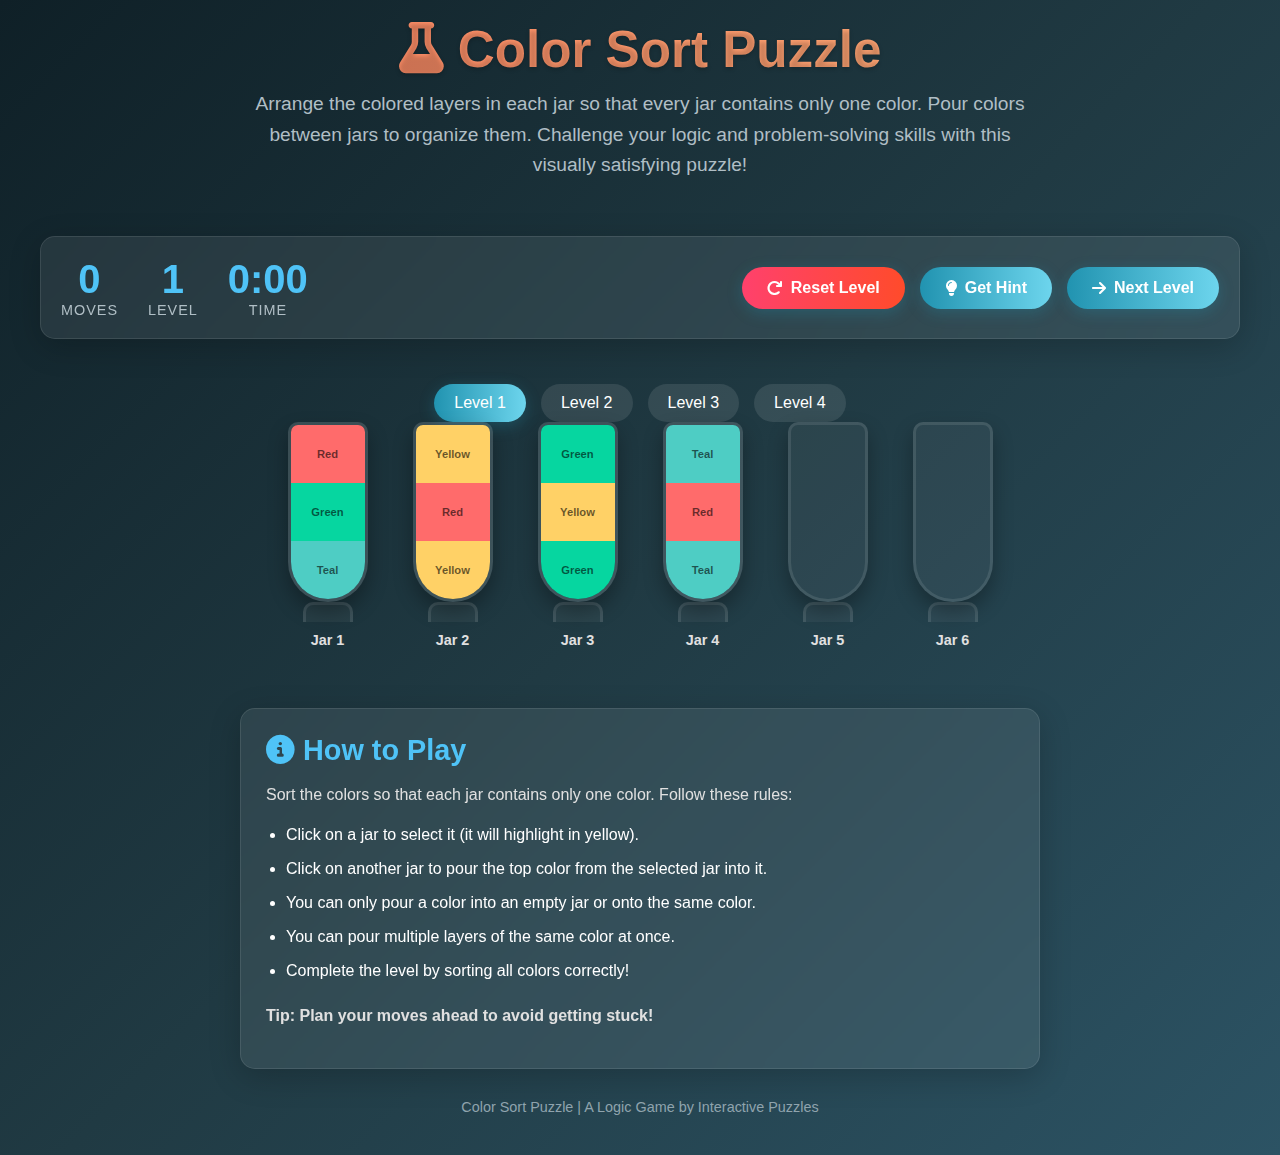
<file: projects/color-sorting-puzzle/index.html>
<!DOCTYPE html>
<html lang="en">
<head>
    <meta charset="UTF-8">
    <meta name="viewport" content="width=device-width, initial-scale=1.0">
    <title>Color Sort Puzzle</title>
    <link rel="stylesheet" href="https://cdnjs.cloudflare.com/ajax/libs/font-awesome/6.4.0/css/all.min.css">
    <style>
        * {
            margin: 0;
            padding: 0;
            box-sizing: border-box;
            font-family: 'Segoe UI', Tahoma, Geneva, Verdana, sans-serif;
        }
        
        body {
            background: linear-gradient(135deg, #0f2027, #203a43, #2c5364);
            color: #fff;
            min-height: 100vh;
            padding: 20px;
            display: flex;
            flex-direction: column;
            align-items: center;
        }
        
        .container {
            max-width: 1200px;
            width: 100%;
            display: flex;
            flex-direction: column;
            align-items: center;
        }
        
        header {
            text-align: center;
            margin-bottom: 30px;
            width: 100%;
        }
        
        h1 {
            font-size: 3.2rem;
            margin-bottom: 10px;
            background: linear-gradient(to right, #ff7e5f, #feb47b);
            -webkit-background-clip: text;
            background-clip: text;
            color: transparent;
            text-shadow: 0 2px 4px rgba(0, 0, 0, 0.2);
        }
        
        .subtitle {
            font-size: 1.2rem;
            color: #b0bec5;
            max-width: 800px;
            margin: 0 auto 25px;
            line-height: 1.6;
        }
        
        .game-info {
            display: flex;
            justify-content: space-between;
            width: 100%;
            background: rgba(255, 255, 255, 0.08);
            backdrop-filter: blur(10px);
            border-radius: 15px;
            padding: 20px;
            margin-bottom: 30px;
            box-shadow: 0 8px 32px rgba(0, 0, 0, 0.2);
            border: 1px solid rgba(255, 255, 255, 0.1);
        }
        
        .stats {
            display: flex;
            gap: 30px;
        }
        
        .stat {
            text-align: center;
        }
        
        .stat-value {
            font-size: 2.5rem;
            font-weight: 700;
            color: #4fc3f7;
        }
        
        .stat-label {
            font-size: 0.9rem;
            color: #b0bec5;
            text-transform: uppercase;
            letter-spacing: 1px;
        }
        
        .controls {
            display: flex;
            gap: 15px;
            align-items: center;
        }
        
        button {
            background: linear-gradient(to right, #2193b0, #6dd5ed);
            color: white;
            border: none;
            padding: 12px 25px;
            border-radius: 50px;
            cursor: pointer;
            font-size: 1rem;
            font-weight: 600;
            transition: all 0.3s ease;
            display: flex;
            align-items: center;
            gap: 8px;
            box-shadow: 0 4px 15px rgba(33, 147, 176, 0.3);
        }
        
        button:hover {
            transform: translateY(-3px);
            box-shadow: 0 6px 20px rgba(33, 147, 176, 0.4);
        }
        
        button:active {
            transform: translateY(1px);
        }
        
        button.reset {
            background: linear-gradient(to right, #ff416c, #ff4b2b);
        }
        
        button.reset:hover {
            box-shadow: 0 6px 20px rgba(255, 65, 108, 0.4);
        }
        
        .game-area {
            display: flex;
            flex-wrap: wrap;
            justify-content: center;
            gap: 30px;
            width: 100%;
            margin-bottom: 40px;
        }
        
        .jars-container {
            display: flex;
            flex-wrap: wrap;
            justify-content: center;
            gap: 25px;
            width: 100%;
        }
        
        .jar {
            width: 100px;
            display: flex;
            flex-direction: column;
            align-items: center;
            cursor: pointer;
            transition: all 0.3s ease;
            position: relative;
        }
        
        .jar.selected {
            transform: translateY(-10px);
        }
        
        .jar.selected::after {
            content: '';
            position: absolute;
            bottom: -15px;
            width: 80%;
            height: 5px;
            background: #ffeb3b;
            border-radius: 3px;
            box-shadow: 0 0 10px #ffeb3b;
        }
        
        .jar-body {
            width: 80px;
            height: 180px;
            background: rgba(255, 255, 255, 0.05);
            border-radius: 10px 10px 40px 40px;
            display: flex;
            flex-direction: column-reverse;
            overflow: hidden;
            position: relative;
            border: 3px solid rgba(255, 255, 255, 0.1);
            box-shadow: 0 10px 20px rgba(0, 0, 0, 0.3);
        }
        
        .jar-neck {
            width: 50px;
            height: 20px;
            background: rgba(255, 255, 255, 0.05);
            border-radius: 10px 10px 0 0;
            border: 3px solid rgba(255, 255, 255, 0.1);
            border-bottom: none;
        }
        
        .color-layer {
            width: 100%;
            transition: height 0.5s ease;
            display: flex;
            align-items: center;
            justify-content: center;
            color: rgba(0, 0, 0, 0.6);
            font-weight: bold;
        }
        
        .jar-label {
            margin-top: 10px;
            font-weight: 600;
            color: #e0e0e0;
            font-size: 0.9rem;
        }
        
        .instructions {
            background: rgba(255, 255, 255, 0.08);
            backdrop-filter: blur(10px);
            border-radius: 15px;
            padding: 25px;
            max-width: 800px;
            width: 100%;
            margin-top: 20px;
            box-shadow: 0 8px 32px rgba(0, 0, 0, 0.2);
            border: 1px solid rgba(255, 255, 255, 0.1);
        }
        
        .instructions h2 {
            font-size: 1.8rem;
            margin-bottom: 15px;
            color: #4fc3f7;
        }
        
        .instructions p {
            margin-bottom: 15px;
            line-height: 1.6;
            color: #e0e0e0;
        }
        
        .instructions ul {
            padding-left: 20px;
            margin-bottom: 20px;
        }
        
        .instructions li {
            margin-bottom: 10px;
            line-height: 1.5;
        }
        
        .level-selector {
            display: flex;
            gap: 15px;
            margin-top: 15px;
        }
        
        .level-btn {
            padding: 10px 20px;
            background: rgba(255, 255, 255, 0.1);
            border-radius: 50px;
            cursor: pointer;
            transition: all 0.3s ease;
        }
        
        .level-btn.active {
            background: linear-gradient(to right, #2193b0, #6dd5ed);
            box-shadow: 0 4px 15px rgba(33, 147, 176, 0.3);
        }
        
        .win-message {
            position: fixed;
            top: 0;
            left: 0;
            width: 100%;
            height: 100%;
            background: rgba(0, 0, 0, 0.85);
            display: none;
            flex-direction: column;
            justify-content: center;
            align-items: center;
            z-index: 100;
            animation: fadeIn 0.5s ease;
        }
        
        .win-content {
            background: linear-gradient(135deg, #0f2027, #203a43);
            padding: 50px;
            border-radius: 20px;
            text-align: center;
            max-width: 500px;
            width: 90%;
            box-shadow: 0 20px 60px rgba(0, 0, 0, 0.5);
            border: 2px solid rgba(255, 255, 255, 0.1);
            animation: popIn 0.5s ease;
        }
        
        .win-content h2 {
            font-size: 3rem;
            margin-bottom: 20px;
            background: linear-gradient(to right, #ff7e5f, #feb47b);
            -webkit-background-clip: text;
            background-clip: text;
            color: transparent;
        }
        
        .win-content p {
            margin-bottom: 30px;
            font-size: 1.2rem;
        }
        
        @keyframes fadeIn {
            from { opacity: 0; }
            to { opacity: 1; }
        }
        
        @keyframes popIn {
            0% { transform: scale(0.5); opacity: 0; }
            100% { transform: scale(1); opacity: 1; }
        }
        
        .color-palette {
            display: flex;
            justify-content: center;
            gap: 10px;
            margin-bottom: 20px;
            flex-wrap: wrap;
        }
        
        .color-sample {
            width: 30px;
            height: 30px;
            border-radius: 50%;
            box-shadow: 0 3px 6px rgba(0, 0, 0, 0.2);
        }
        
        @media (max-width: 768px) {
            h1 {
                font-size: 2.5rem;
            }
            
            .game-info {
                flex-direction: column;
                gap: 20px;
                align-items: center;
            }
            
            .stats {
                justify-content: center;
            }
            
            .jar {
                width: 80px;
            }
            
            .jar-body {
                width: 65px;
                height: 150px;
            }
            
            .jar-neck {
                width: 40px;
            }
        }
        
        .footer {
            margin-top: 30px;
            color: #90a4ae;
            text-align: center;
            font-size: 0.9rem;
            padding-bottom: 20px;
        }
        
        .highlight {
            color: #ffcc80;
            font-weight: 600;
        }
    </style>
</head>
<body>
    <div class="container">
        <header>
            <h1><i class="fas fa-flask"></i> Color Sort Puzzle</h1>
            <p class="subtitle">Arrange the colored layers in each jar so that every jar contains only one color. Pour colors between jars to organize them. Challenge your logic and problem-solving skills with this visually satisfying puzzle!</p>
        </header>
        
        <div class="game-info">
            <div class="stats">
                <div class="stat">
                    <div class="stat-value" id="moves">0</div>
                    <div class="stat-label">Moves</div>
                </div>
                <div class="stat">
                    <div class="stat-value" id="level">1</div>
                    <div class="stat-label">Level</div>
                </div>
                <div class="stat">
                    <div class="stat-value" id="time">0:00</div>
                    <div class="stat-label">Time</div>
                </div>
            </div>
            
            <div class="controls">
                <button id="resetBtn" class="reset">
                    <i class="fas fa-redo"></i> Reset Level
                </button>
                <button id="hintBtn">
                    <i class="fas fa-lightbulb"></i> Get Hint
                </button>
                <button id="nextLevelBtn">
                    <i class="fas fa-arrow-right"></i> Next Level
                </button>
            </div>
        </div>
        
        <div class="level-selector">
            <div class="level-btn active" data-level="1">Level 1</div>
            <div class="level-btn" data-level="2">Level 2</div>
            <div class="level-btn" data-level="3">Level 3</div>
            <div class="level-btn" data-level="4">Level 4</div>
        </div>
        
        <div class="game-area">
            <div class="jars-container" id="jarsContainer">
                <!-- Jars will be generated here -->
            </div>
        </div>
        
        <div class="instructions">
            <h2><i class="fas fa-info-circle"></i> How to Play</h2>
            <p>Sort the colors so that each jar contains only one color. Follow these rules:</p>
            <ul>
                <li>Click on a jar to select it (it will highlight in yellow).</li>
                <li>Click on another jar to pour the top color from the selected jar into it.</li>
                <li>You can only pour a color into an empty jar or onto the same color.</li>
                <li>You can pour multiple layers of the same color at once.</li>
                <li>Complete the level by sorting all colors correctly!</li>
            </ul>
            <p class="highlight">Tip: Plan your moves ahead to avoid getting stuck!</p>
        </div>
        
        <div class="footer">
            <p>Color Sort Puzzle | A Logic Game by Interactive Puzzles</p>
        </div>
    </div>
    
    <div class="win-message" id="winMessage">
        <div class="win-content">
            <h2><i class="fas fa-trophy"></i> Level Complete!</h2>
            <p>You sorted all the colors correctly!</p>
            <p id="winStats">Moves: 0 | Time: 0:00</p>
            <div class="color-palette" id="winPalette"></div>
            <button id="continueBtn">
                <i class="fas fa-arrow-right"></i> Continue to Next Level
            </button>
        </div>
    </div>

    <script>
        // Game state
        let gameState = {
            jars: [],
            selectedJar: null,
            moves: 0,
            level: 1,
            startTime: null,
            timer: null,
            elapsedTime: 0,
            colors: []
        };

        // Level configurations
        const levels = [
            {
                jars: 4,
                colors: ['#FF6B6B', '#4ECDC4', '#FFD166', '#06D6A0'],
                layersPerColor: 3
            },
            {
                jars: 5,
                colors: ['#FF6B6B', '#4ECDC4', '#FFD166', '#06D6A0', '#118AB2'],
                layersPerColor: 3
            },
            {
                jars: 6,
                colors: ['#FF6B6B', '#4ECDC4', '#FFD166', '#06D6A0', '#118AB2', '#EF476F'],
                layersPerColor: 3
            },
            {
                jars: 7,
                colors: ['#FF6B6B', '#4ECDC4', '#FFD166', '#06D6A0', '#118AB2', '#EF476F', '#073B4C'],
                layersPerColor: 3
            }
        ];

        // DOM elements
        const jarsContainer = document.getElementById('jarsContainer');
        const movesElement = document.getElementById('moves');
        const levelElement = document.getElementById('level');
        const timeElement = document.getElementById('time');
        const resetBtn = document.getElementById('resetBtn');
        const hintBtn = document.getElementById('hintBtn');
        const nextLevelBtn = document.getElementById('nextLevelBtn');
        const levelButtons = document.querySelectorAll('.level-btn');
        const winMessage = document.getElementById('winMessage');
        const winStats = document.getElementById('winStats');
        const winPalette = document.getElementById('winPalette');
        const continueBtn = document.getElementById('continueBtn');

        // Initialize the game
        function initGame() {
            const levelConfig = levels[gameState.level - 1];
            gameState.colors = [...levelConfig.colors];
            
            // Reset game state
            gameState.jars = [];
            gameState.selectedJar = null;
            gameState.moves = 0;
            gameState.elapsedTime = 0;
            
            // Update UI
            movesElement.textContent = gameState.moves;
            levelElement.textContent = gameState.level;
            timeElement.textContent = '0:00';
            
            // Create jars
            createJars(levelConfig);
            
            // Start timer
            startTimer();
            
            // Render jars
            renderJars();
        }

        // Create jars with random colors
        function createJars(levelConfig) {
            // Clear existing jars
            gameState.jars = [];
            
            // Create color array with repeated colors
            let allColors = [];
            for (let color of levelConfig.colors) {
                for (let i = 0; i < levelConfig.layersPerColor; i++) {
                    allColors.push(color);
                }
            }
            
            // Add empty jars (2 extra jars for moving colors)
            const totalJars = levelConfig.jars + 2;
            
            // Initialize all jars as empty
            for (let i = 0; i < totalJars; i++) {
                gameState.jars.push([]);
            }
            
            // Shuffle colors
            allColors = shuffleArray(allColors);
            
            // Distribute colors to first jars (leave last 2 jars empty)
            let colorIndex = 0;
            for (let i = 0; i < levelConfig.jars; i++) {
                for (let j = 0; j < levelConfig.layersPerColor; j++) {
                    if (colorIndex < allColors.length) {
                        gameState.jars[i].push(allColors[colorIndex]);
                        colorIndex++;
                    }
                }
            }
        }

        // Shuffle array using Fisher-Yates algorithm
        function shuffleArray(array) {
            const newArray = [...array];
            for (let i = newArray.length - 1; i > 0; i--) {
                const j = Math.floor(Math.random() * (i + 1));
                [newArray[i], newArray[j]] = [newArray[j], newArray[i]];
            }
            return newArray;
        }

        // Render jars in the DOM
        function renderJars() {
            jarsContainer.innerHTML = '';
            
            for (let i = 0; i < gameState.jars.length; i++) {
                const jar = document.createElement('div');
                jar.className = `jar ${gameState.selectedJar === i ? 'selected' : ''}`;
                jar.dataset.index = i;
                
                const jarBody = document.createElement('div');
                jarBody.className = 'jar-body';
                
                // Add color layers
                for (let color of gameState.jars[i]) {
                    const colorLayer = document.createElement('div');
                    colorLayer.className = 'color-layer';
                    colorLayer.style.backgroundColor = color;
                    colorLayer.style.height = `${100 / levels[gameState.level - 1].layersPerColor}%`;
                    
                    // Add color name for accessibility
                    const colorName = getColorName(color);
                    colorLayer.title = colorName;
                    colorLayer.innerHTML = `<span style="font-size: 0.7rem;">${colorName}</span>`;
                    
                    jarBody.appendChild(colorLayer);
                }
                
                const jarNeck = document.createElement('div');
                jarNeck.className = 'jar-neck';
                
                const jarLabel = document.createElement('div');
                jarLabel.className = 'jar-label';
                jarLabel.textContent = `Jar ${i + 1}`;
                
                jar.appendChild(jarBody);
                jar.appendChild(jarNeck);
                jar.appendChild(jarLabel);
                
                jar.addEventListener('click', () => handleJarClick(i));
                
                jarsContainer.appendChild(jar);
            }
        }

        // Get color name from hex value
        function getColorName(hex) {
            const colorMap = {
                '#FF6B6B': 'Red',
                '#4ECDC4': 'Teal',
                '#FFD166': 'Yellow',
                '#06D6A0': 'Green',
                '#118AB2': 'Blue',
                '#EF476F': 'Pink',
                '#073B4C': 'Navy'
            };
            return colorMap[hex] || hex;
        }

        // Handle jar click
        function handleJarClick(jarIndex) {
            // If no jar is selected, select this jar
            if (gameState.selectedJar === null) {
                // Can't select an empty jar
                if (gameState.jars[jarIndex].length === 0) return;
                
                gameState.selectedJar = jarIndex;
                renderJars();
                return;
            }
            
            // If the same jar is clicked, deselect it
            if (gameState.selectedJar === jarIndex) {
                gameState.selectedJar = null;
                renderJars();
                return;
            }
            
            // Try to pour from selected jar to clicked jar
            const fromJar = gameState.selectedJar;
            const toJar = jarIndex;
            
            if (canPour(fromJar, toJar)) {
                pour(fromJar, toJar);
                gameState.moves++;
                movesElement.textContent = gameState.moves;
                
                // Check for win condition
                if (checkWin()) {
                    endGame();
                }
            }
            
            // Deselect the jar
            gameState.selectedJar = null;
            renderJars();
        }

        // Check if pouring is allowed
        function canPour(fromJar, toJar) {
            // If from jar is empty, can't pour
            if (gameState.jars[fromJar].length === 0) return false;
            
            // If to jar is full, can't pour
            if (gameState.jars[toJar].length >= levels[gameState.level - 1].layersPerColor) return false;
            
            // Get the top color of from jar
            const topColor = gameState.jars[fromJar][gameState.jars[fromJar].length - 1];
            
            // To jar can be empty or have the same color on top
            if (gameState.jars[toJar].length === 0) return true;
            
            const toTopColor = gameState.jars[toJar][gameState.jars[toJar].length - 1];
            return topColor === toTopColor;
        }

        // Pour from one jar to another
        function pour(fromJar, toJar) {
            const fromColors = gameState.jars[fromJar];
            const toColors = gameState.jars[toJar];
            
            // Find how many consecutive same colors we can pour
            let pourCount = 0;
            const topColor = fromColors[fromColors.length - 1];
            
            for (let i = fromColors.length - 1; i >= 0; i--) {
                if (fromColors[i] === topColor) {
                    pourCount++;
                } else {
                    break;
                }
            }
            
            // Check how much space is available in the destination jar
            const availableSpace = levels[gameState.level - 1].layersPerColor - toColors.length;
            pourCount = Math.min(pourCount, availableSpace);
            
            // Move colors
            for (let i = 0; i < pourCount; i++) {
                const color = fromColors.pop();
                toColors.push(color);
            }
        }

        // Check if the player has won
        function checkWin() {
            for (let jar of gameState.jars) {
                // If jar is not empty and not full, it's not complete
                if (jar.length > 0 && jar.length < levels[gameState.level - 1].layersPerColor) {
                    return false;
                }
                
                // If jar is full, check if all colors are the same
                if (jar.length === levels[gameState.level - 1].layersPerColor) {
                    const firstColor = jar[0];
                    for (let color of jar) {
                        if (color !== firstColor) return false;
                    }
                }
            }
            
            return true;
        }

        // Start the game timer
        function startTimer() {
            if (gameState.timer) clearInterval(gameState.timer);
            
            gameState.startTime = Date.now() - gameState.elapsedTime * 1000;
            
            gameState.timer = setInterval(() => {
                const now = Date.now();
                gameState.elapsedTime = Math.floor((now - gameState.startTime) / 1000);
                
                const minutes = Math.floor(gameState.elapsedTime / 60);
                const seconds = gameState.elapsedTime % 60;
                
                timeElement.textContent = `${minutes}:${seconds < 10 ? '0' : ''}${seconds}`;
            }, 1000);
        }

        // End the game (win)
        function endGame() {
            clearInterval(gameState.timer);
            
            // Update win stats
            const minutes = Math.floor(gameState.elapsedTime / 60);
            const seconds = gameState.elapsedTime % 60;
            const timeString = `${minutes}:${seconds < 10 ? '0' : ''}${seconds}`;
            
            winStats.textContent = `Moves: ${gameState.moves} | Time: ${timeString}`;
            
            // Create color palette for win screen
            winPalette.innerHTML = '';
            for (let color of gameState.colors) {
                const colorSample = document.createElement('div');
                colorSample.className = 'color-sample';
                colorSample.style.backgroundColor = color;
                colorSample.title = getColorName(color);
                winPalette.appendChild(colorSample);
            }
            
            // Show win message
            winMessage.style.display = 'flex';
        }

        // Reset the current level
        function resetLevel() {
            clearInterval(gameState.timer);
            initGame();
        }

        // Go to the next level
        function nextLevel() {
            if (gameState.level < levels.length) {
                gameState.level++;
                resetLevel();
                
                // Update level buttons
                levelButtons.forEach(btn => {
                    btn.classList.toggle('active', parseInt(btn.dataset.level) === gameState.level);
                });
            } else {
                // If it's the last level, go back to level 1
                gameState.level = 1;
                resetLevel();
                
                // Update level buttons
                levelButtons.forEach(btn => {
                    btn.classList.toggle('active', parseInt(btn.dataset.level) === gameState.level);
                });
            }
            
            winMessage.style.display = 'none';
        }

        // Provide a hint
        function provideHint() {
            // Find a valid move
            for (let i = 0; i < gameState.jars.length; i++) {
                for (let j = 0; j < gameState.jars.length; j++) {
                    if (i !== j && canPour(i, j)) {
                        // Highlight the from jar
                        gameState.selectedJar = i;
                        renderJars();
                        
                        // After a delay, highlight the to jar
                        setTimeout(() => {
                            const jars = document.querySelectorAll('.jar');
                            jars[j].style.boxShadow = '0 0 0 3px #ffeb3b';
                            jars[j].style.borderRadius = '10px';
                            
                            // Remove the highlight after a moment
                            setTimeout(() => {
                                jars[j].style.boxShadow = '';
                                jars[j].style.borderRadius = '';
                                gameState.selectedJar = null;
                                renderJars();
                            }, 1500);
                        }, 500);
                        
                        return;
                    }
                }
            }
        }

        // Event listeners
        resetBtn.addEventListener('click', resetLevel);
        hintBtn.addEventListener('click', provideHint);
        nextLevelBtn.addEventListener('click', nextLevel);
        continueBtn.addEventListener('click', nextLevel);

        // Level selector buttons
        levelButtons.forEach(btn => {
            btn.addEventListener('click', () => {
                const level = parseInt(btn.dataset.level);
                gameState.level = level;
                resetLevel();
                
                // Update active button
                levelButtons.forEach(b => b.classList.remove('active'));
                btn.classList.add('active');
            });
        });

        // Initialize the game when the page loads
        window.addEventListener('load', initGame);
    </script>
</body>
</html>
</file>
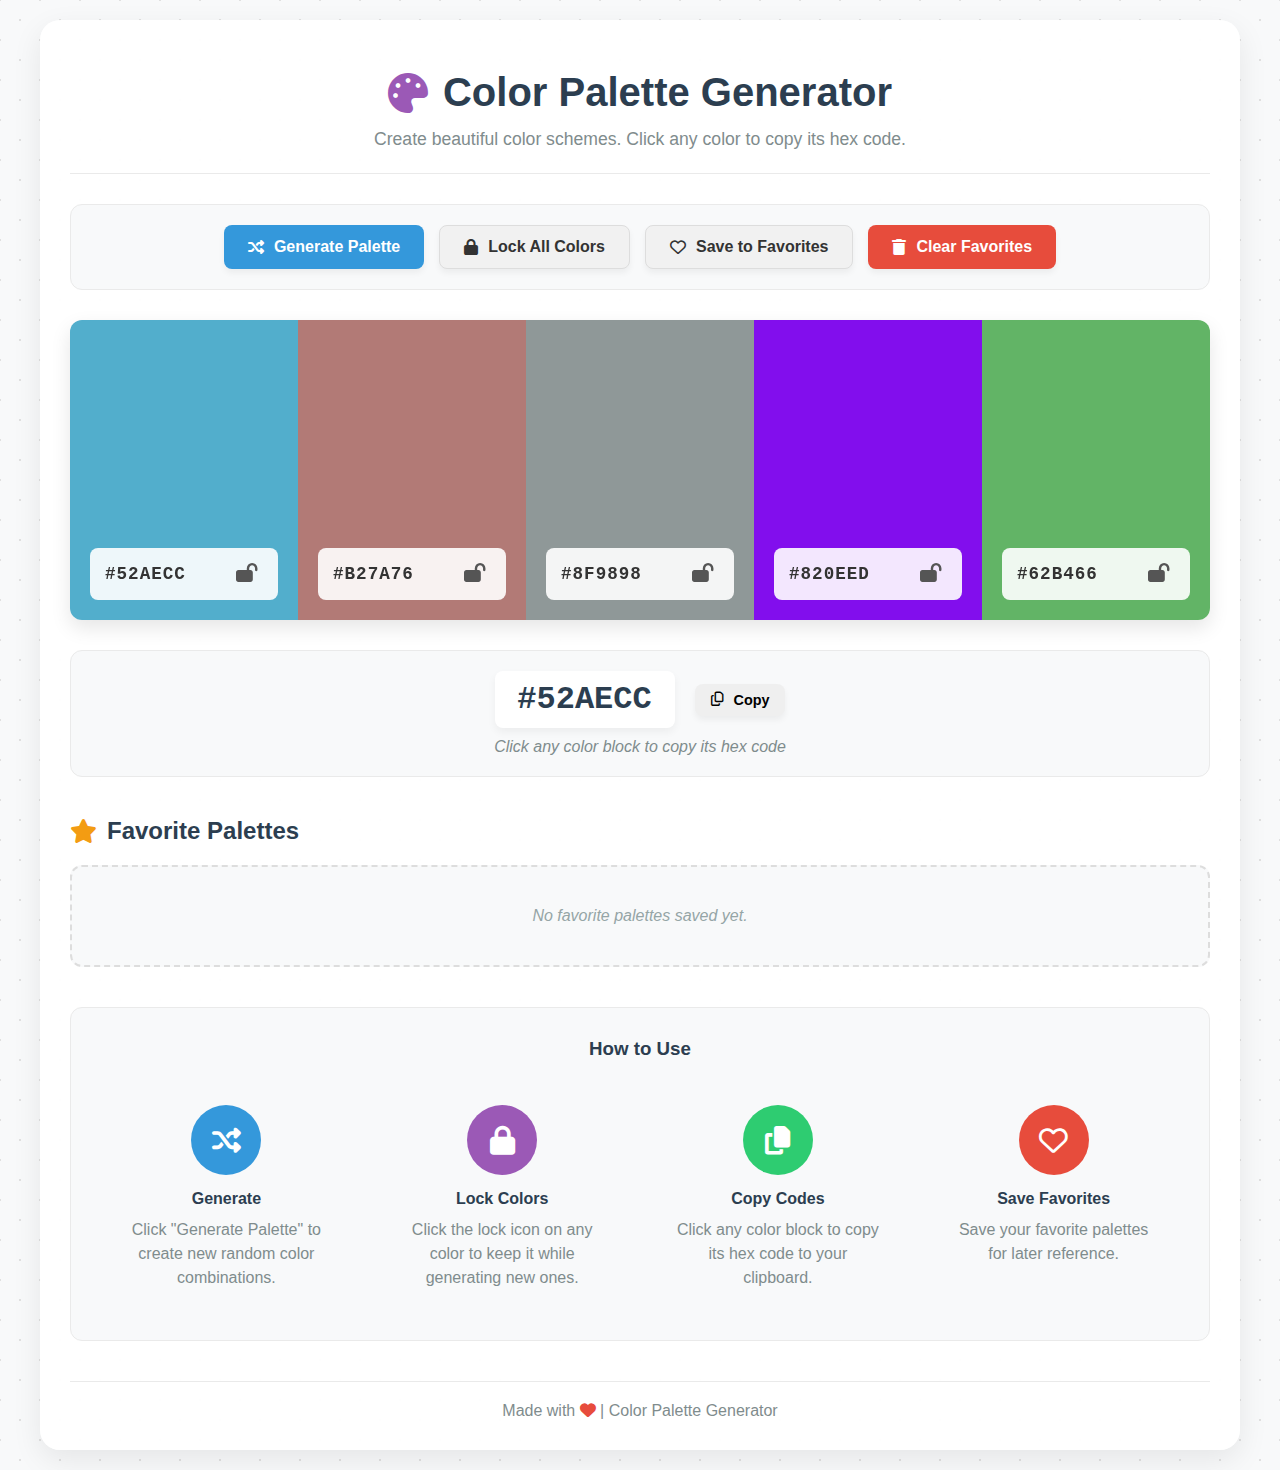
<file: projects/ColorPaletteGenerator/index.html>
<!DOCTYPE html>
<html lang="en">
<head>
    <meta charset="UTF-8">
    <meta name="viewport" content="width=device-width, initial-scale=1.0">
    <title>Color Palette Generator</title>
    <link rel="stylesheet" href="https://cdnjs.cloudflare.com/ajax/libs/font-awesome/6.4.0/css/all.min.css">
    <link rel="stylesheet" href="styles.css">
    <link rel="icon" href="data:image/svg+xml,<svg xmlns=%22http://www.w3.org/2000/svg%22 viewBox=%220 0 100 100%22><text y=%22.9em%22 font-size=%2290%22>🎨</text></svg>">
</head>
<body>
    <div class="container">
        <header>
            <h1><i class="fas fa-palette"></i> Color Palette Generator</h1>
            <p class="subtitle">Create beautiful color schemes. Click any color to copy its hex code.</p>
        </header>

        <div class="main-controls">
            <button id="generateBtn" class="btn primary">
                <i class="fas fa-random"></i> Generate Palette
            </button>
            <button id="lockAllBtn" class="btn secondary">
                <i class="fas fa-lock-open"></i> Unlock All Colors
            </button>
            <button id="saveFavBtn" class="btn secondary">
                <i class="far fa-heart"></i> Save to Favorites
            </button>
            <button id="clearFavBtn" class="btn danger">
                <i class="fas fa-trash"></i> Clear Favorites
            </button>
        </div>

        <div class="palette-container">
            <!-- Palette colors will be generated here by JS -->
        </div>

        <div class="current-hex">
            <div class="hex-display">
                <span id="currentHex">#FFFFFF</span>
                <button id="copyHexBtn" class="btn small">
                    <i class="far fa-copy"></i> Copy
                </button>
            </div>
            <p class="copy-notice">Click any color block to copy its hex code</p>
        </div>

        <div class="favorites-section">
            <h2><i class="fas fa-star"></i> Favorite Palettes</h2>
            <div class="favorites-container" id="favoritesContainer">
                <!-- Saved palettes will appear here -->
                <p class="empty-message" id="emptyFavMessage">No favorite palettes saved yet.</p>
            </div>
        </div>

        <div class="instructions">
            <h3>How to Use</h3>
            <div class="instruction-grid">
                <div class="instruction">
                    <div class="icon-box"><i class="fas fa-random"></i></div>
                    <h4>Generate</h4>
                    <p>Click "Generate Palette" to create new random color combinations.</p>
                </div>
                <div class="instruction">
                    <div class="icon-box"><i class="fas fa-lock"></i></div>
                    <h4>Lock Colors</h4>
                    <p>Click the lock icon on any color to keep it while generating new ones.</p>
                </div>
                <div class="instruction">
                    <div class="icon-box"><i class="fas fa-copy"></i></div>
                    <h4>Copy Codes</h4>
                    <p>Click any color block to copy its hex code to your clipboard.</p>
                </div>
                <div class="instruction">
                    <div class="icon-box"><i class="far fa-heart"></i></div>
                    <h4>Save Favorites</h4>
                    <p>Save your favorite palettes for later reference.</p>
                </div>
            </div>
        </div>

        <footer>
            <p>Made with <i class="fas fa-heart" style="color: #e74c3c;"></i> | Color Palette Generator</p>
        </footer>
    </div>

    <div class="notification" id="notification">
        <span id="notificationText">Hex code copied to clipboard!</span>
    </div>

    <script src="script.js"></script>
</body>
</html>
</file>
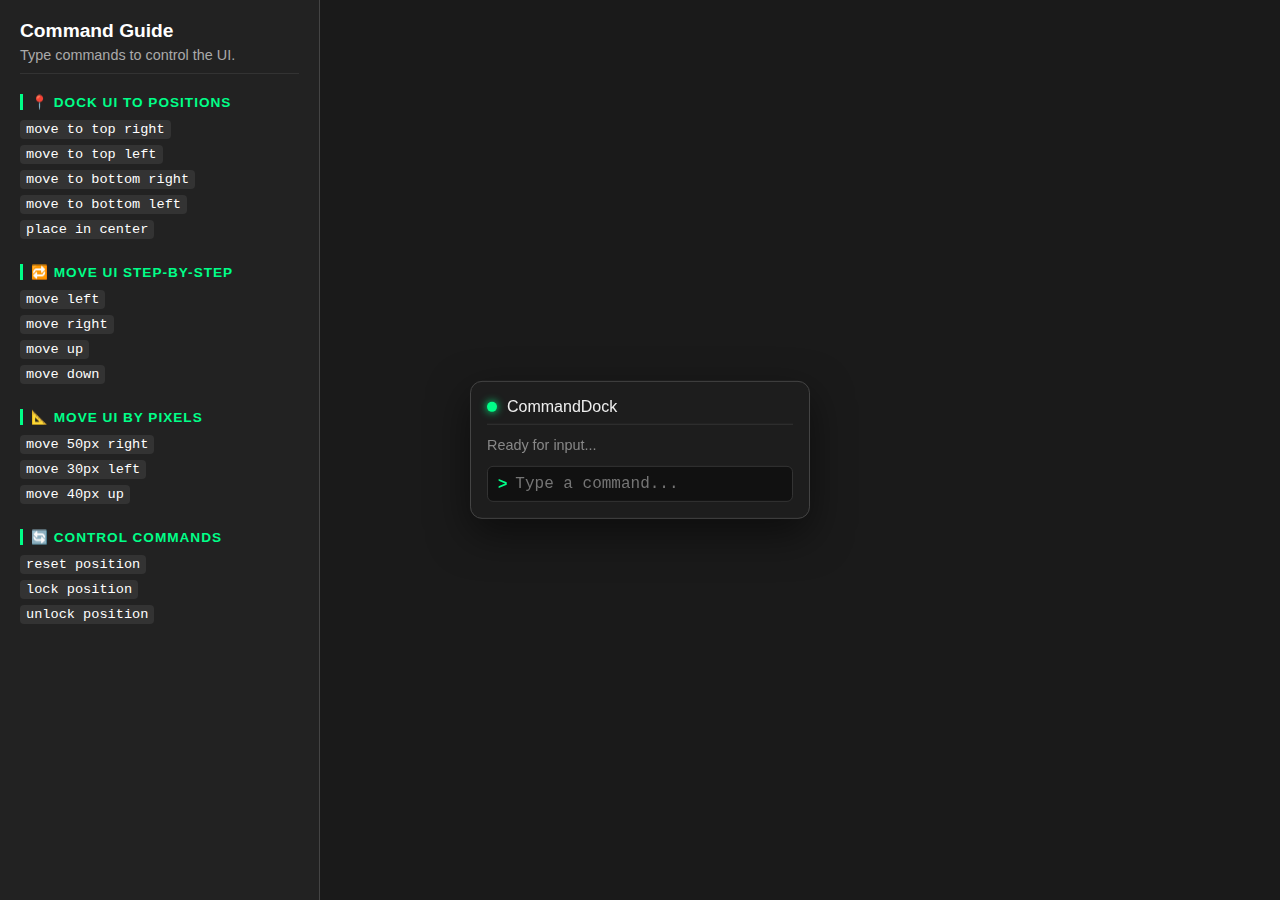
<file: projects/commanddock/index.html>
<!DOCTYPE html>
<html lang="en">
<head>
    <meta charset="UTF-8">
    <meta name="viewport" content="width=device-width, initial-scale=1.0">
    <title>CommandDock | Interactive UI</title>
    <link rel="stylesheet" href="style.css">
</head>
<body>

    <aside class="instruction-panel">
        <header>
            <h2>Command Guide</h2>
            <p>Type commands to control the UI.</p>
        </header>

        <section>
            <h3>📍 Dock UI to Positions</h3>
            <ul>
                <li><code>move to top right</code></li>
                <li><code>move to top left</code></li>
                <li><code>move to bottom right</code></li>
                <li><code>move to bottom left</code></li>
                <li><code>place in center</code></li>
            </ul>
        </section>

        <section>
            <h3>🔁 Move UI Step-by-Step</h3>
            <ul>
                <li><code>move left</code></li>
                <li><code>move right</code></li>
                <li><code>move up</code></li>
                <li><code>move down</code></li>
            </ul>
        </section>

        <section>
            <h3>📐 Move UI by Pixels</h3>
            <ul>
                <li><code>move 50px right</code></li>
                <li><code>move 30px left</code></li>
                <li><code>move 40px up</code></li>
            </ul>
        </section>

        <section>
            <h3>🔄 Control Commands</h3>
            <ul>
                <li><code>reset position</code></li>
                <li><code>lock position</code></li>
                <li><code>unlock position</code></li>
            </ul>
        </section>
    </aside>

    <div id="dock" class="dock-panel center">
        <div class="dock-header">
            <div class="status-indicator" id="lock-indicator" title="Green=Unlocked, Red=Locked"></div>
            <span class="dock-title">CommandDock</span>
        </div>
        
        <div class="dock-body">
            <div id="feedback" class="feedback-msg">Ready for input...</div>
            
            <div class="input-wrapper">
                <span class="prompt-icon">&gt;</span>
                <input type="text" id="cmd-input" placeholder="Type a command..." autocomplete="off">
            </div>
        </div>
    </div>

    <script src="script.js"></script>
</body>
</html>
</file>
<file: projects/advanced-text-case-converter/style.css>
:root {
            --primary: #4361ee;
            --primary-dark: #3a56d4;
            --secondary: #7209b7;
            --success: #2ecc71;
            --danger: #e74c3c;
            --warning: #f39c12;
            --light: #f8f9fa;
            --dark: #212529;
            --gray: #6c757d;
            --gray-light: #e9ecef;
            --border-radius: 12px;
            --shadow: 0 8px 30px rgba(0, 0, 0, 0.08);
            --transition: all 0.3s cubic-bezier(0.25, 0.8, 0.25, 1);
        }

        * {
            margin: 0;
            padding: 0;
            box-sizing: border-box;
            font-family: 'Segoe UI', system-ui, sans-serif;
        }

        body {
            background: linear-gradient(135deg, #f5f7fa 0%, #c3cfe2 100%);
            color: var(--dark);
            min-height: 100vh;
            padding: 20px;
            line-height: 1.6;
        }

        .container {
            max-width: 1200px;
            margin: 0 auto;
        }

        header {
            text-align: center;
            margin-bottom: 30px;
            padding: 20px;
            animation: fadeIn 0.8s ease-out;
        }

        h1 {
            color: var(--primary);
            font-size: 2.8rem;
            margin-bottom: 10px;
            background: linear-gradient(90deg, var(--primary), var(--secondary));
            -webkit-background-clip: text;
            background-clip: text;
            color: transparent;
        }

        .subtitle {
            color: var(--gray);
            font-size: 1.1rem;
            max-width: 700px;
            margin: 0 auto;
        }

        .app-card {
            background: white;
            border-radius: var(--border-radius);
            box-shadow: var(--shadow);
            padding: 30px;
            margin-bottom: 30px;
            animation: slideUp 0.5s ease-out;
            transition: var(--transition);
        }

        .app-card:hover {
            box-shadow: 0 12px 40px rgba(0, 0, 0, 0.12);
        }

        .main-grid {
            display: grid;
            grid-template-columns: 1fr 1fr;
            gap: 30px;
            margin-bottom: 30px;
        }

        @media (max-width: 992px) {
            .main-grid {
                grid-template-columns: 1fr;
            }
        }

        .text-area-container {
            display: flex;
            flex-direction: column;
            height: 100%;
        }

        .text-area-label {
            display: flex;
            justify-content: space-between;
            align-items: center;
            margin-bottom: 15px;
        }

        .text-area-label h3 {
            color: var(--primary);
        }

        .stats {
            display: flex;
            gap: 15px;
            font-size: 0.9rem;
            color: var(--gray);
        }

        .stat-item {
            display: flex;
            align-items: center;
            gap: 5px;
        }

        textarea {
            width: 100%;
            height: 300px;
            padding: 20px;
            border: 2px solid var(--gray-light);
            border-radius: var(--border-radius);
            font-size: 1rem;
            resize: vertical;
            transition: var(--transition);
            line-height: 1.5;
        }

        textarea:focus {
            outline: none;
            border-color: var(--primary);
            box-shadow: 0 0 0 3px rgba(67, 97, 238, 0.15);
        }

        #outputText {
            background-color: #f9f9f9;
        }

        .controls-section {
            display: flex;
            flex-wrap: wrap;
            gap: 20px;
            margin-bottom: 30px;
        }

        .controls-group {
            flex: 1;
            min-width: 250px;
        }

        .controls-group h3 {
            margin-bottom: 15px;
            color: var(--primary);
            font-size: 1.3rem;
        }

        .case-buttons {
            display: grid;
            grid-template-columns: repeat(auto-fill, minmax(180px, 1fr));
            gap: 12px;
        }

        .btn {
            padding: 14px 20px;
            border: none;
            border-radius: 8px;
            font-weight: 600;
            cursor: pointer;
            transition: var(--transition);
            display: flex;
            align-items: center;
            justify-content: center;
            gap: 10px;
            font-size: 1rem;
        }

        .btn-primary {
            background-color: var(--primary);
            color: white;
        }

        .btn-primary:hover {
            background-color: var(--primary-dark);
            transform: translateY(-2px);
        }

        .btn-secondary {
            background-color: var(--gray-light);
            color: var(--dark);
        }

        .btn-secondary:hover {
            background-color: #dde1e7;
            transform: translateY(-2px);
        }

        .btn-success {
            background-color: var(--success);
            color: white;
        }

        .btn-success:hover {
            background-color: #27ae60;
            transform: translateY(-2px);
        }

        .btn-danger {
            background-color: var(--danger);
            color: white;
        }

        .btn-danger:hover {
            background-color: #c0392b;
            transform: translateY(-2px);
        }

        .btn-warning {
            background-color: var(--warning);
            color: white;
        }

        .btn-warning:hover {
            background-color: #e67e22;
            transform: translateY(-2px);
        }

        .btn.active {
            transform: scale(0.98);
            box-shadow: inset 0 2px 4px rgba(0, 0, 0, 0.1);
        }

        .action-buttons {
            display: flex;
            flex-wrap: wrap;
            gap: 15px;
            margin-top: 10px;
        }

        .action-buttons .btn {
            flex: 1;
            min-width: 120px;
        }

        .shortcuts {
            background-color: #f8f9fa;
            padding: 15px;
            border-radius: var(--border-radius);
            margin-top: 20px;
        }

        .shortcuts h4 {
            margin-bottom: 10px;
            color: var(--gray);
        }

        .shortcut-list {
            display: grid;
            grid-template-columns: repeat(auto-fill, minmax(200px, 1fr));
            gap: 8px;
            font-size: 0.9rem;
        }

        .shortcut-item {
            display: flex;
            align-items: center;
            gap: 8px;
        }

        .shortcut-key {
            background: var(--dark);
            color: white;
            padding: 3px 8px;
            border-radius: 4px;
            font-size: 0.8rem;
            font-family: monospace;
        }

        .notification {
            position: fixed;
            top: 30px;
            right: 30px;
            padding: 15px 25px;
            border-radius: 8px;
            color: white;
            font-weight: 500;
            box-shadow: 0 5px 15px rgba(0, 0, 0, 0.1);
            z-index: 1000;
            opacity: 0;
            transform: translateX(100px);
            transition: opacity 0.3s, transform 0.3s;
        }

        .notification.show {
            opacity: 1;
            transform: translateX(0);
        }

        .notification-success {
            background-color: var(--success);
        }

        .notification-error {
            background-color: var(--danger);
        }

        .notification-info {
            background-color: var(--primary);
        }

        .history-section {
            margin-top: 30px;
        }

        .history-list {
            display: flex;
            gap: 10px;
            overflow-x: auto;
            padding: 10px 0;
        }

        .history-item {
            background: var(--gray-light);
            padding: 8px 15px;
            border-radius: 20px;
            font-size: 0.9rem;
            cursor: pointer;
            transition: var(--transition);
            white-space: nowrap;
        }

        .history-item:hover {
            background: var(--primary);
            color: white;
        }

        .footer {
            text-align: center;
            margin-top: 40px;
            color: var(--gray);
            font-size: 0.9rem;
            padding-top: 20px;
            border-top: 1px solid var(--gray-light);
        }

        @keyframes fadeIn {
            from { opacity: 0; }
            to { opacity: 1; }
        }

        @keyframes slideUp {
            from { 
                opacity: 0;
                transform: translateY(30px);
            }
            to { 
                opacity: 1;
                transform: translateY(0);
            }
        }

        @keyframes pulse {
            0% { transform: scale(1); }
            50% { transform: scale(1.05); }
            100% { transform: scale(1); }
        }

        .pulse {
            animation: pulse 0.3s ease-in-out;
        }

        /* Responsive adjustments */
        @media (max-width: 768px) {
            h1 {
                font-size: 2rem;
            }
            
            .app-card {
                padding: 20px;
            }
            
            .case-buttons {
                grid-template-columns: repeat(auto-fill, minmax(150px, 1fr));
            }
            
            .btn {
                padding: 12px 15px;
                font-size: 0.9rem;
            }
            
            .notification {
                top: 20px;
                right: 20px;
                left: 20px;
                text-align: center;
            }
        }

        @media (max-width: 480px) {
            .case-buttons {
                grid-template-columns: 1fr;
            }
            
            .action-buttons .btn {
                min-width: 100%;
            }
        }
</file>
<file: projects/Art Trainer Canvas/style.css>
* {
  margin: 0;
  padding: 0;
  box-sizing: border-box;
}

body {
  background: #111;
  overflow: hidden;
  font-family: sans-serif;
}

canvas {
  display: block;
}

.toolbar {
  position: fixed;
  top: 15px;
  left: 50%;
  transform: translateX(-50%);
  background: rgba(0,0,0,0.6);
  padding: 10px 18px;
  border-radius: 12px;
  color: #fff;
  display: flex;
  gap: 12px;
  align-items: center;
  z-index: 10;
}

.toolbar button {
  background: #ffcc00;
  border: none;
  padding: 6px 12px;
  border-radius: 6px;
  cursor: pointer;
  font-weight: bold;
}
</file>
<file: projects/blockforge/style.css>
:root {
    --primary-color: #0a84ff;
    --primary-dark: #0066cc;
    --secondary-color: #30d158;
    --danger-color: #ff453a;
    --warning-color: #ff9f0a;
    
    --bg-primary: #0d1117;
    --bg-secondary: #161b22;
    --bg-tertiary: #21262d;
    --bg-card: rgba(22, 27, 34, 0.8);
    
    --text-primary: #f0f6fc;
    --text-secondary: #8b949e;
    --text-tertiary: #6e7681;
    
    --border-color: #30363d;
    --shadow-color: rgba(0, 0, 0, 0.3);
    
    --success-color: #2ea043;
    --glass-bg: rgba(22, 27, 34, 0.7);
    --glass-border: rgba(255, 255, 255, 0.1);
    
    --font-family: 'Inter', -apple-system, BlinkMacSystemFont, sans-serif;
    --border-radius: 12px;
    --transition: all 0.3s ease;
}

* {
    margin: 0;
    padding: 0;
    box-sizing: border-box;
}

body {
    font-family: var(--font-family);
    background-color: var(--bg-primary);
    color: var(--text-primary);
    line-height: 1.6;
    overflow-x: hidden;
    background-image: 
        radial-gradient(circle at 10% 20%, rgba(10, 132, 255, 0.05) 0%, transparent 20%),
        radial-gradient(circle at 90% 80%, rgba(48, 209, 88, 0.05) 0%, transparent 20%);
    min-height: 100vh;
}

.container {
    max-width: 1920px;
    margin: 0 auto;
    padding: 20px;
    display: flex;
    flex-direction: column;
    min-height: 100vh;
}

/* Header Styles */
.header {
    display: flex;
    justify-content: space-between;
    align-items: center;
    padding: 20px;
    background: var(--bg-card);
    border-radius: var(--border-radius);
    margin-bottom: 24px;
    backdrop-filter: blur(10px);
    border: 1px solid var(--glass-border);
    box-shadow: 0 8px 32px var(--shadow-color);
}

.header-title {
    display: flex;
    align-items: center;
    gap: 16px;
}

.header-title i {
    font-size: 28px;
    color: var(--primary-color);
}

.header-title h1 {
    font-size: 24px;
    font-weight: 600;
    background: linear-gradient(90deg, var(--primary-color), var(--secondary-color));
    -webkit-background-clip: text;
    -webkit-text-fill-color: transparent;
    background-clip: text;
}

.header-status {
    display: flex;
    align-items: center;
    gap: 10px;
    padding: 8px 16px;
    background: rgba(10, 132, 255, 0.1);
    border-radius: 20px;
    border: 1px solid rgba(10, 132, 255, 0.3);
}

.status-indicator {
    width: 10px;
    height: 10px;
    border-radius: 50%;
    background-color: var(--secondary-color);
    animation: pulse 2s infinite;
}

.status-indicator.active {
    background-color: var(--secondary-color);
}

@keyframes pulse {
    0% { opacity: 1; }
    50% { opacity: 0.5; }
    100% { opacity: 1; }
}

.status-text {
    font-size: 14px;
    font-weight: 500;
}

/* Dashboard Layout */
.dashboard {
    display: grid;
    grid-template-columns: 1fr 1fr;
    grid-template-rows: auto auto;
    gap: 24px;
    flex-grow: 1;
    margin-bottom: 24px;
}

.network-panel {
    grid-column: 1 / 3;
}

.miners-panel {
    grid-column: 1 / 3;
}

.side-panels {
    grid-column: 1 / 3;
    display: grid;
    grid-template-columns: 1fr 1fr;
    gap: 24px;
}

/* Panel Styles */
.panel {
    background: var(--bg-card);
    border-radius: var(--border-radius);
    overflow: hidden;
    border: 1px solid var(--glass-border);
    backdrop-filter: blur(10px);
    box-shadow: 0 8px 32px var(--shadow-color);
    display: flex;
    flex-direction: column;
}

.panel-header {
    display: flex;
    justify-content: space-between;
    align-items: center;
    padding: 20px 24px;
    background: rgba(13, 17, 23, 0.8);
    border-bottom: 1px solid var(--border-color);
}

.panel-header h2 {
    font-size: 18px;
    font-weight: 600;
    display: flex;
    align-items: center;
    gap: 10px;
}

.panel-header i {
    color: var(--primary-color);
}

.panel-actions {
    display: flex;
    gap: 12px;
    align-items: center;
}

.panel-content {
    padding: 24px;
    flex-grow: 1;
    overflow: hidden;
}

/* Network Panel */
.metric-grid {
    display: grid;
    grid-template-columns: repeat(auto-fit, minmax(200px, 1fr));
    gap: 20px;
    margin-bottom: 30px;
}

.metric-card {
    background: var(--bg-tertiary);
    padding: 20px;
    border-radius: 10px;
    border: 1px solid var(--border-color);
    transition: var(--transition);
}

.metric-card:hover {
    transform: translateY(-2px);
    border-color: var(--primary-color);
    box-shadow: 0 8px 16px rgba(0, 0, 0, 0.2);
}

.metric-label {
    font-size: 14px;
    color: var(--text-secondary);
    margin-bottom: 8px;
}

.metric-value {
    font-size: 28px;
    font-weight: 700;
    margin-bottom: 4px;
    color: var(--text-primary);
}

.metric-subtext {
    font-size: 13px;
    color: var(--text-tertiary);
}

.metric-trend {
    display: flex;
    align-items: center;
    gap: 6px;
    font-size: 13px;
    color: var(--secondary-color);
    margin-top: 8px;
}

.metric-trend i {
    font-size: 12px;
}

/* Network Chart */
.network-chart {
    background: var(--bg-tertiary);
    border-radius: 10px;
    padding: 20px;
    border: 1px solid var(--border-color);
}

.chart-header {
    margin-bottom: 20px;
}

.chart-header h3 {
    font-size: 16px;
    font-weight: 600;
}

.chart-container {
    display: flex;
    flex-direction: column;
    gap: 12px;
}

.hash-bar {
    display: flex;
    align-items: center;
    gap: 15px;
}

.hash-bar-label {
    width: 120px;
    font-size: 14px;
    color: var(--text-secondary);
}

.hash-bar-container {
    flex-grow: 1;
    height: 24px;
    background: var(--bg-secondary);
    border-radius: 12px;
    overflow: hidden;
    position: relative;
}

.hash-bar-fill {
    height: 100%;
    background: linear-gradient(90deg, var(--primary-color), var(--secondary-color));
    border-radius: 12px;
    transition: width 0.5s ease;
    position: relative;
    overflow: hidden;
}

.hash-bar-fill::after {
    content: '';
    position: absolute;
    top: 0;
    left: 0;
    right: 0;
    bottom: 0;
    background: linear-gradient(90deg, transparent, rgba(255, 255, 255, 0.2), transparent);
    animation: shimmer 2s infinite;
}

@keyframes shimmer {
    0% { transform: translateX(-100%); }
    100% { transform: translateX(100%); }
}

.hash-bar-value {
    width: 100px;
    text-align: right;
    font-size: 14px;
    font-weight: 600;
    color: var(--text-primary);
}

/* Miners Panel */
.table-container {
    overflow-x: auto;
}

.miners-table {
    width: 100%;
    border-collapse: collapse;
    font-size: 14px;
}

.miners-table th {
    text-align: left;
    padding: 16px 12px;
    background: var(--bg-tertiary);
    color: var(--text-secondary);
    font-weight: 600;
    border-bottom: 2px solid var(--border-color);
    white-space: nowrap;
}

.miners-table td {
    padding: 16px 12px;
    border-bottom: 1px solid var(--border-color);
    vertical-align: middle;
}

.miners-table tr:hover {
    background: rgba(10, 132, 255, 0.05);
}

.miner-id {
    font-family: monospace;
    color: var(--primary-color);
    font-weight: 600;
}

.miner-status {
    display: inline-flex;
    align-items: center;
    gap: 6px;
    padding: 6px 12px;
    border-radius: 20px;
    font-size: 12px;
    font-weight: 500;
}

.miner-status.active {
    background: rgba(46, 160, 67, 0.1);
    color: var(--success-color);
    border: 1px solid rgba(46, 160, 67, 0.3);
}

.miner-status.inactive {
    background: rgba(255, 69, 58, 0.1);
    color: var(--danger-color);
    border: 1px solid rgba(255, 69, 58, 0.3);
}

.profitability-indicator {
    display: inline-flex;
    align-items: center;
    gap: 6px;
    font-weight: 600;
}

.profitability-indicator.profitable {
    color: var(--secondary-color);
}

.profitability-indicator.unprofitable {
    color: var(--danger-color);
}

/* Blocks Panel */
.blocks-panel {
    height: 400px;
}

.blocks-timeline {
    height: 100%;
    overflow-y: auto;
    padding-right: 8px;
}

.block-item {
    background: var(--bg-tertiary);
    border-radius: 8px;
    padding: 16px;
    margin-bottom: 12px;
    border-left: 4px solid var(--primary-color);
    border: 1px solid var(--border-color);
    transition: var(--transition);
    animation: slideIn 0.3s ease;
}

@keyframes slideIn {
    from {
        opacity: 0;
        transform: translateY(10px);
    }
    to {
        opacity: 1;
        transform: translateY(0);
    }
}

.block-item:hover {
    transform: translateX(4px);
    border-color: var(--primary-color);
}

.block-header {
    display: flex;
    justify-content: space-between;
    align-items: center;
    margin-bottom: 8px;
}

.block-height {
    font-weight: 700;
    color: var(--text-primary);
    font-size: 16px;
}

.block-time {
    font-size: 12px;
    color: var(--text-tertiary);
}

.block-details {
    display: flex;
    justify-content: space-between;
    align-items: center;
    margin-top: 12px;
    padding-top: 12px;
    border-top: 1px solid var(--border-color);
}

.block-miner {
    display: flex;
    align-items: center;
    gap: 8px;
    font-size: 14px;
    color: var(--text-secondary);
}

.block-reward {
    font-weight: 700;
    color: var(--warning-color);
    font-size: 16px;
}

.empty-state {
    display: flex;
    flex-direction: column;
    align-items: center;
    justify-content: center;
    height: 100%;
    color: var(--text-tertiary);
    text-align: center;
    padding: 40px;
}

.empty-state i {
    font-size: 48px;
    margin-bottom: 16px;
    opacity: 0.5;
}

/* Controls Panel */
.control-group {
    margin-bottom: 30px;
}

.control-row {
    display: flex;
    justify-content: space-between;
    align-items: center;
    padding: 16px 0;
    border-bottom: 1px solid var(--border-color);
}

.control-row:last-child {
    border-bottom: none;
}

.slider-container {
    display: flex;
    align-items: center;
    gap: 16px;
    width: 200px;
}

.slider-container input[type="range"] {
    flex-grow: 1;
    -webkit-appearance: none;
    height: 6px;
    background: var(--bg-tertiary);
    border-radius: 3px;
    outline: none;
}

.slider-container input[type="range"]::-webkit-slider-thumb {
    -webkit-appearance: none;
    width: 20px;
    height: 20px;
    background: var(--primary-color);
    border-radius: 50%;
    cursor: pointer;
    border: 2px solid var(--bg-primary);
}

.slider-container span {
    min-width: 50px;
    text-align: right;
    font-weight: 600;
}

.toggle-switch {
    position: relative;
    display: inline-block;
    width: 50px;
    height: 24px;
}

.toggle-switch input {
    opacity: 0;
    width: 0;
    height: 0;
}

.toggle-slider {
    position: absolute;
    cursor: pointer;
    top: 0;
    left: 0;
    right: 0;
    bottom: 0;
    background-color: var(--bg-tertiary);
    transition: .4s;
    border-radius: 24px;
}

.toggle-slider:before {
    position: absolute;
    content: "";
    height: 16px;
    width: 16px;
    left: 4px;
    bottom: 4px;
    background-color: white;
    transition: .4s;
    border-radius: 50%;
}

input:checked + .toggle-slider {
    background-color: var(--primary-color);
}

input:checked + .toggle-slider:before {
    transform: translateX(26px);
}

.control-buttons {
    display: flex;
    gap: 12px;
    margin-bottom: 30px;
}

.simulation-stats {
    background: var(--bg-tertiary);
    border-radius: 10px;
    padding: 20px;
    border: 1px solid var(--border-color);
}

.stats-grid {
    display: grid;
    gap: 12px;
    margin-top: 16px;
}

.stat-item {
    display: flex;
    justify-content: space-between;
    align-items: center;
    padding-bottom: 8px;
    border-bottom: 1px solid var(--border-color);
}

.stat-item:last-child {
    border-bottom: none;
    padding-bottom: 0;
}

.stat-label {
    color: var(--text-secondary);
    font-size: 14px;
}

.stat-value {
    font-weight: 600;
    font-size: 16px;
}

/* Button Styles */
.btn {
    padding: 10px 20px;
    border-radius: 8px;
    border: none;
    font-family: var(--font-family);
    font-size: 14px;
    font-weight: 600;
    cursor: pointer;
    transition: var(--transition);
    display: inline-flex;
    align-items: center;
    justify-content: center;
    gap: 8px;
}

.btn-primary {
    background: var(--primary-color);
    color: white;
}

.btn-primary:hover {
    background: var(--primary-dark);
    transform: translateY(-2px);
    box-shadow: 0 6px 20px rgba(10, 132, 255, 0.3);
}

.btn-secondary {
    background: transparent;
    color: var(--text-primary);
    border: 1px solid var(--border-color);
}

.btn-secondary:hover {
    background: rgba(255, 255, 255, 0.05);
    border-color: var(--primary-color);
}

.btn-lg {
    padding: 14px 28px;
    font-size: 16px;
}

.btn-danger {
    background: var(--danger-color);
    color: white;
}

.btn-danger:hover {
    background: #d93025;
}

/* Footer */
.footer {
    display: flex;
    justify-content: space-between;
    align-items: center;
    padding: 20px;
    background: var(--bg-card);
    border-radius: var(--border-radius);
    border: 1px solid var(--glass-border);
    backdrop-filter: blur(10px);
    margin-top: auto;
}

.footer-info {
    flex: 1;
    display: flex;
    align-items: center;
    gap: 12px;
    font-size: 14px;
    color: var(--text-secondary);
}

.footer-info i {
    color: var(--primary-color);
}

.footer-stats {
    display: flex;
    gap: 30px;
    font-size: 14px;
    color: var(--text-tertiary);
}

/* Responsive */
@media (max-width: 1200px) {
    .dashboard {
        grid-template-columns: 1fr;
    }
    
    .network-panel,
    .miners-panel,
    .side-panels {
        grid-column: 1;
    }
    
    .side-panels {
        grid-template-columns: 1fr;
    }
}

@media (max-width: 768px) {
    .header {
        flex-direction: column;
        gap: 16px;
        text-align: center;
    }
    
    .metric-grid {
        grid-template-columns: repeat(2, 1fr);
    }
    
    .footer {
        flex-direction: column;
        gap: 16px;
        text-align: center;
    }
    
    .footer-stats {
        flex-direction: column;
        gap: 8px;
    }
}

@media (max-width: 480px) {
    .metric-grid {
        grid-template-columns: 1fr;
    }
    
    .control-buttons {
        flex-direction: column;
    }
}

/* Scrollbar */
::-webkit-scrollbar {
    width: 8px;
    height: 8px;
}

::-webkit-scrollbar-track {
    background: var(--bg-secondary);
    border-radius: 4px;
}

::-webkit-scrollbar-thumb {
    background: var(--border-color);
    border-radius: 4px;
}

::-webkit-scrollbar-thumb:hover {
    background: var(--primary-color);
}

/* Notification System */
.notification-container {
    position: fixed;
    top: 20px;
    right: 20px;
    z-index: 10000;
    display: flex;
    flex-direction: column;
    gap: 10px;
    max-width: 400px;
}

.notification {
    display: flex;
    align-items: center;
    gap: 12px;
    padding: 16px 20px;
    background: var(--bg-card);
    border-radius: 8px;
    border-left: 4px solid var(--primary-color);
    backdrop-filter: blur(10px);
    box-shadow: 0 4px 16px rgba(0, 0, 0, 0.4);
    animation: slideIn 0.3s ease-out;
    transition: opacity 0.3s ease;
}

.notification i {
    font-size: 20px;
}

.notification span {
    flex: 1;
    font-size: 14px;
    line-height: 1.4;
}

.notification-success {
    border-left-color: var(--success-color);
}

.notification-success i {
    color: var(--success-color);
}

.notification-warning {
    border-left-color: var(--warning-color);
}

.notification-warning i {
    color: var(--warning-color);
}

.notification-danger {
    border-left-color: var(--danger-color);
}

.notification-danger i {
    color: var(--danger-color);
}

.notification-info {
    border-left-color: var(--primary-color);
}

.notification-info i {
    color: var(--primary-color);
}

@keyframes slideIn {
    from {
        transform: translateX(400px);
        opacity: 0;
    }
    to {
        transform: translateX(0);
        opacity: 1;
    }
}

/* Pulsing effect for active shocks */
@keyframes pulse {
    0%, 100% {
        opacity: 1;
    }
    50% {
        opacity: 0.7;
    }
}

.shock-active {
    animation: pulse 2s ease-in-out infinite;
}

/* Enhanced metric cards with shock indicators */
.metric-card.affected {
    border: 2px solid var(--warning-color);
    box-shadow: 0 0 20px rgba(255, 159, 10, 0.3);
}

/* Event log styling */
.event-log {
    max-height: 300px;
    overflow-y: auto;
    padding: 12px;
    background: var(--bg-tertiary);
    border-radius: 8px;
    margin-top: 12px;
}

.event-item {
    padding: 8px 12px;
    margin-bottom: 8px;
    background: var(--bg-secondary);
    border-radius: 6px;
    border-left: 3px solid var(--primary-color);
    font-size: 13px;
    display: flex;
    align-items: center;
    gap: 10px;
}

.event-item.success {
    border-left-color: var(--success-color);
}

.event-item.warning {
    border-left-color: var(--warning-color);
}

.event-item.danger {
    border-left-color: var(--danger-color);
}

.event-time {
    color: var(--text-tertiary);
    font-size: 11px;
    min-width: 80px;
}
</file>
<file: projects/breakout/style.css>
body {
  margin: 0;
  height: 100vh;
  background: radial-gradient(circle at top, #0f2027, #000);
  display: flex;
  justify-content: center;
  align-items: center;
  font-family: 'Arial Black', Arial, sans-serif;
}

.game-container {
  padding: 14px;
  border-radius: 22px;
  background: linear-gradient(145deg, #111, #000);
  box-shadow:
    0 25px 60px rgba(0,0,0,0.8),
    inset 0 0 20px rgba(255,255,255,0.05);
}

canvas {
  background: radial-gradient(circle at center, #101820, #000);
  border-radius: 16px;
  box-shadow: inset 0 0 20px rgba(0,255,255,0.08);
}
</file>
<file: projects/brick-breaker/style.css>
body {
    background-color: black;
}

#canvas-container {

    text-align: center;
}

#header-container {
    text-align: center;
    font-size: 40px;
    color: white;
}
</file>
<file: projects/CI-CD-Pipeline-Visualizer/style.css>
/* ====================================
   CSS Variables & Theme
   ==================================== */
:root {
    --bg-primary: #0d1117;
    --bg-secondary: #161b22;
    --bg-tertiary: #1c2128;
    --bg-hover: #21262d;
    --border-color: #30363d;
    --text-primary: #e6edf3;
    --text-secondary: #8b949e;
    --text-muted: #6e7681;
    
    --color-success: #238636;
    --color-success-bg: rgba(35, 134, 54, 0.15);
    --color-error: #da3633;
    --color-error-bg: rgba(218, 54, 51, 0.15);
    --color-warning: #d29922;
    --color-warning-bg: rgba(210, 153, 34, 0.15);
    --color-info: #1f6feb;
    --color-info-bg: rgba(31, 111, 235, 0.15);
    --color-pending: #8b949e;
    --color-pending-bg: rgba(139, 148, 158, 0.15);
    
    --color-ci: #1f6feb;
    --color-cd: #a371f7;
    
    --shadow-sm: 0 1px 3px rgba(0, 0, 0, 0.3);
    --shadow-md: 0 4px 6px rgba(0, 0, 0, 0.4);
    --shadow-lg: 0 10px 20px rgba(0, 0, 0, 0.5);
    
    --transition-fast: 150ms ease;
    --transition-normal: 250ms ease;
    --transition-slow: 400ms ease;
    
    --radius-sm: 4px;
    --radius-md: 6px;
    --radius-lg: 8px;
    
    --font-mono: 'Consolas', 'Monaco', 'Courier New', monospace;
}

/* ====================================
   Global Styles & Reset
   ==================================== */
* {
    margin: 0;
    padding: 0;
    box-sizing: border-box;
}

body {
    font-family: -apple-system, BlinkMacSystemFont, 'Segoe UI', 'Noto Sans', Helvetica, Arial, sans-serif;
    background: var(--bg-primary);
    color: var(--text-primary);
    line-height: 1.6;
    overflow-x: hidden;
}

.container {
    min-height: 100vh;
    display: flex;
    flex-direction: column;
}

/* ====================================
   Header Section
   ==================================== */
.header {
    background: var(--bg-secondary);
    border-bottom: 1px solid var(--border-color);
    padding: 1rem 2rem;
    position: sticky;
    top: 0;
    z-index: 100;
    box-shadow: var(--shadow-sm);
}

.header-content {
    display: flex;
    justify-content: space-between;
    align-items: center;
    max-width: 1800px;
    margin: 0 auto;
}

.logo {
    display: flex;
    align-items: center;
    gap: 0.75rem;
}

.logo-icon {
    width: 32px;
    height: 32px;
    color: var(--color-info);
    animation: rotate 20s linear infinite;
}

@keyframes rotate {
    from { transform: rotate(0deg); }
    to { transform: rotate(360deg); }
}

.logo h1 {
    font-size: 1.5rem;
    font-weight: 600;
    background: linear-gradient(135deg, var(--color-info), var(--color-cd));
    -webkit-background-clip: text;
    -webkit-text-fill-color: transparent;
    background-clip: text;
}

.header-stats {
    display: flex;
    gap: 2rem;
}

.stat-item {
    display: flex;
    flex-direction: column;
    align-items: flex-end;
}

.stat-label {
    font-size: 0.75rem;
    color: var(--text-secondary);
    text-transform: uppercase;
    letter-spacing: 0.5px;
}

.stat-value {
    font-size: 1.25rem;
    font-weight: 600;
    color: var(--text-primary);
    font-family: var(--font-mono);
}

/* ====================================
   Main Content Layout
   ==================================== */
.main-content {
    display: grid;
    grid-template-columns: 280px 1fr 320px;
    gap: 1.5rem;
    padding: 1.5rem;
    max-width: 1800px;
    margin: 0 auto;
    width: 100%;
    flex: 1;
}

/* ====================================
   Control Panel (Left Sidebar)
   ==================================== */
.control-panel {
    background: var(--bg-secondary);
    border: 1px solid var(--border-color);
    border-radius: var(--radius-lg);
    padding: 1.5rem;
    height: fit-content;
    position: sticky;
    top: 90px;
    overflow-y: auto;
    max-height: calc(100vh - 110px);
}

.panel-section {
    margin-bottom: 2rem;
}

.panel-section:last-child {
    margin-bottom: 0;
}

.panel-title {
    font-size: 0.875rem;
    font-weight: 600;
    color: var(--text-secondary);
    text-transform: uppercase;
    letter-spacing: 0.5px;
    margin-bottom: 1rem;
}

/* Template Selector */
.template-selector {
    display: flex;
    flex-direction: column;
    gap: 0.5rem;
}

.template-btn {
    display: flex;
    align-items: center;
    gap: 0.75rem;
    padding: 0.75rem;
    background: var(--bg-tertiary);
    border: 1px solid var(--border-color);
    border-radius: var(--radius-md);
    color: var(--text-primary);
    font-size: 0.875rem;
    cursor: pointer;
    transition: all var(--transition-fast);
}

.template-btn svg {
    width: 20px;
    height: 20px;
    flex-shrink: 0;
}

.template-btn:hover {
    background: var(--bg-hover);
    border-color: var(--color-info);
    transform: translateX(4px);
}

.template-btn.active {
    background: var(--color-info-bg);
    border-color: var(--color-info);
    color: var(--color-info);
}

/* Control Buttons */
.control-buttons {
    display: flex;
    flex-direction: column;
    gap: 0.5rem;
}

.btn {
    display: flex;
    align-items: center;
    justify-content: center;
    gap: 0.5rem;
    padding: 0.75rem 1rem;
    border: none;
    border-radius: var(--radius-md);
    font-size: 0.875rem;
    font-weight: 500;
    cursor: pointer;
    transition: all var(--transition-fast);
    position: relative;
    overflow: hidden;
}

.btn svg {
    width: 16px;
    height: 16px;
}

.btn:disabled {
    opacity: 0.5;
    cursor: not-allowed;
}

.btn-primary {
    background: var(--color-success);
    color: white;
}

.btn-primary:hover:not(:disabled) {
    background: #2ea043;
    box-shadow: 0 0 12px rgba(35, 134, 54, 0.4);
}

.btn-secondary {
    background: var(--bg-tertiary);
    color: var(--text-primary);
    border: 1px solid var(--border-color);
}

.btn-secondary:hover:not(:disabled) {
    background: var(--bg-hover);
    border-color: var(--text-secondary);
}

.btn-danger {
    background: var(--color-error);
    color: white;
}

.btn-danger:hover:not(:disabled) {
    background: #c93b38;
    box-shadow: 0 0 12px rgba(218, 54, 51, 0.4);
}

.btn-warning {
    background: var(--color-warning);
    color: white;
}

.btn-warning:hover:not(:disabled) {
    background: #bb8a1e;
}

/* Configuration Options */
.config-options {
    display: flex;
    flex-direction: column;
    gap: 0.75rem;
}

.config-option {
    display: flex;
    align-items: center;
    gap: 0.75rem;
    cursor: pointer;
    padding: 0.5rem;
    border-radius: var(--radius-sm);
    transition: background var(--transition-fast);
}

.config-option:hover {
    background: var(--bg-tertiary);
}

.config-option input[type="checkbox"] {
    width: 18px;
    height: 18px;
    cursor: pointer;
    accent-color: var(--color-info);
}

.config-option input[type="checkbox"]:focus-visible {
    outline: 2px solid var(--color-info);
    outline-offset: 2px;
    box-shadow: 0 0 0 3px rgba(31, 111, 235, 0.4);
}
.option-label {
    display: flex;
    align-items: center;
    gap: 0.5rem;
    font-size: 0.875rem;
    color: var(--text-primary);
}

.option-label svg {
    width: 16px;
    height: 16px;
    color: var(--text-secondary);
}

/* Failure Controls */
.failure-controls {
    display: flex;
    flex-direction: column;
    gap: 0.75rem;
}

.failure-select {
    padding: 0.625rem;
    background: var(--bg-tertiary);
    border: 1px solid var(--border-color);
    border-radius: var(--radius-md);
    color: var(--text-primary);
    font-size: 0.875rem;
    cursor: pointer;
}

.failure-select:focus {
    outline: none;
    border-color: var(--color-info);
}

/* Speed Control */
.speed-control {
    display: flex;
    flex-direction: column;
    gap: 0.75rem;
}

.speed-slider {
    width: 100%;
    height: 6px;
    border-radius: 3px;
    background: var(--bg-tertiary);
    outline: none;
    accent-color: var(--color-info);
}

.speed-labels {
    display: flex;
    justify-content: space-between;
    font-size: 0.75rem;
    color: var(--text-secondary);
}

#speedValue {
    color: var(--color-info);
    font-weight: 600;
}

/* ====================================
   Pipeline Container (Main Area)
   ==================================== */
.pipeline-container {
    background: var(--bg-secondary);
    border: 1px solid var(--border-color);
    border-radius: var(--radius-lg);
    padding: 1.5rem;
    min-height: 600px;
}

.pipeline-header {
    display: flex;
    justify-content: space-between;
    align-items: center;
    margin-bottom: 2rem;
    padding-bottom: 1rem;
    border-bottom: 1px solid var(--border-color);
}

.pipeline-header h2 {
    font-size: 1.25rem;
    font-weight: 600;
}

.pipeline-status {
    display: flex;
    align-items: center;
    gap: 1rem;
}

.status-badge {
    padding: 0.375rem 0.75rem;
    border-radius: var(--radius-sm);
    font-size: 0.75rem;
    font-weight: 600;
    text-transform: uppercase;
    letter-spacing: 0.5px;
}

.status-badge.idle {
    background: var(--color-pending-bg);
    color: var(--color-pending);
}

.status-badge.running {
    background: var(--color-info-bg);
    color: var(--color-info);
    animation: pulse 2s infinite;
}

.status-badge.success {
    background: var(--color-success-bg);
    color: var(--color-success);
}

.status-badge.failed {
    background: var(--color-error-bg);
    color: var(--color-error);
}

@keyframes pulse {
    0%, 100% { opacity: 1; }
    50% { opacity: 0.6; }
}

.duration {
    font-family: var(--font-mono);
    font-size: 0.875rem;
    color: var(--text-secondary);
}

/* Phase Indicators */
.phase-indicators {
    display: grid;
    grid-template-columns: 1fr auto 1fr;
    gap: 1rem;
    margin-bottom: 2rem;
}

.phase-indicator {
    display: flex;
    align-items: center;
    gap: 0.75rem;
    padding: 1rem;
    background: var(--bg-tertiary);
    border: 2px solid var(--border-color);
    border-radius: var(--radius-md);
    transition: all var(--transition-normal);
}

.phase-indicator[data-phase="ci"].active {
    border-color: var(--color-ci);
    background: rgba(31, 111, 235, 0.1);
}

.phase-indicator[data-phase="cd"].active {
    border-color: var(--color-cd);
    background: rgba(163, 113, 247, 0.1);
}

.phase-icon {
    width: 40px;
    height: 40px;
    display: flex;
    align-items: center;
    justify-content: center;
    border-radius: 50%;
    background: var(--bg-secondary);
}

.phase-indicator[data-phase="ci"] .phase-icon {
    color: var(--color-ci);
}

.phase-indicator[data-phase="cd"] .phase-icon {
    color: var(--color-cd);
}

.phase-icon svg {
    width: 24px;
    height: 24px;
}

.phase-label {
    font-size: 0.875rem;
    font-weight: 600;
    color: var(--text-primary);
}

.phase-separator {
    width: 2px;
    background: linear-gradient(to bottom, var(--color-ci), var(--color-cd));
    border-radius: 2px;
}

/* Pipeline Stages */
.pipeline-stages {
    display: flex;
    flex-direction: column;
    gap: 1.5rem;
    margin-bottom: 2rem;
}

.stage {
    background: var(--bg-tertiary);
    border: 2px solid var(--border-color);
    border-radius: var(--radius-lg);
    padding: 1.5rem;
    transition: all var(--transition-normal);
}

.stage-header {
    display: flex;
    justify-content: space-between;
    align-items: center;
    margin-bottom: 1rem;
}

.stage-info {
    display: flex;
    align-items: center;
    gap: 1rem;
}

.stage-icon {
    width: 40px;
    height: 40px;
    display: flex;
    align-items: center;
    justify-content: center;
    border-radius: 50%;
    background: var(--bg-secondary);
}

.stage-icon svg {
    width: 20px;
    height: 20px;
}

.stage-details h3 {
    font-size: 1rem;
    font-weight: 600;
    margin-bottom: 0.25rem;
}

.stage-meta {
    font-size: 0.75rem;
    color: var(--text-secondary);
}

.stage-status {
    display: flex;
    align-items: center;
    gap: 0.5rem;
    padding: 0.375rem 0.75rem;
    border-radius: var(--radius-sm);
    font-size: 0.75rem;
    font-weight: 600;
}

.stage.pending {
    border-color: var(--border-color);
}

.stage.pending .stage-icon {
    color: var(--color-pending);
}

.stage.running {
    border-color: var(--color-info);
    box-shadow: 0 0 20px rgba(31, 111, 235, 0.2);
}

.stage.running .stage-icon {
    color: var(--color-info);
    animation: bounce 1s infinite;
}

@keyframes bounce {
    0%, 100% { transform: translateY(0); }
    50% { transform: translateY(-5px); }
}

.stage.success {
    border-color: var(--color-success);
    background: var(--color-success-bg);
}

.stage.success .stage-icon {
    color: var(--color-success);
}

.stage.failed {
    border-color: var(--color-error);
    background: var(--color-error-bg);
}

.stage.failed .stage-icon {
    color: var(--color-error);
}

.stage.skipped {
    border-color: var(--border-color);
    opacity: 0.5;
}

.stage.skipped .stage-icon {
    color: var(--text-muted);
}

/* Jobs Container */
.jobs-container {
    display: grid;
    gap: 1rem;
    margin-top: 1rem;
}

.jobs-container.parallel {
    grid-template-columns: repeat(auto-fit, minmax(250px, 1fr));
}

.jobs-container.sequential {
    grid-template-columns: 1fr;
}

.job {
    background: var(--bg-secondary);
    border: 1px solid var(--border-color);
    border-radius: var(--radius-md);
    padding: 1rem;
    transition: all var(--transition-fast);
}

.job-header {
    display: flex;
    justify-content: space-between;
    align-items: center;
    margin-bottom: 0.75rem;
}

.job-title {
    font-size: 0.875rem;
    font-weight: 600;
    color: var(--text-primary);
}

.job-status {
    font-size: 0.75rem;
    padding: 0.25rem 0.5rem;
    border-radius: var(--radius-sm);
}

.job.running {
    border-color: var(--color-info);
}

.job.success {
    border-color: var(--color-success);
}

.job.failed {
    border-color: var(--color-error);
}

/* Steps */
.steps {
    display: flex;
    flex-direction: column;
    gap: 0.5rem;
}

.step {
    display: flex;
    align-items: center;
    gap: 0.75rem;
    padding: 0.5rem;
    background: var(--bg-tertiary);
    border-radius: var(--radius-sm);
    font-size: 0.75rem;
    transition: all var(--transition-fast);
}

.step-indicator {
    width: 20px;
    height: 20px;
    border-radius: 50%;
    display: flex;
    align-items: center;
    justify-content: center;
    flex-shrink: 0;
    border: 2px solid var(--border-color);
}

.step.running .step-indicator {
    border-color: var(--color-info);
    background: var(--color-info);
}

.step.running .step-indicator::after {
    content: '';
    width: 8px;
    height: 8px;
    border-radius: 50%;
    background: white;
    animation: spin 1s linear infinite;
}

@keyframes spin {
    0% { transform: rotate(0deg); }
    100% { transform: rotate(360deg); }
}

.step.success .step-indicator {
    border-color: var(--color-success);
    background: var(--color-success);
}

.step.success .step-indicator::after {
    content: '✓';
    color: white;
    font-size: 12px;
}

.step.failed .step-indicator {
    border-color: var(--color-error);
    background: var(--color-error);
}

.step.failed .step-indicator::after {
    content: '✕';
    color: white;
    font-size: 12px;
}

.step-text {
    flex: 1;
    color: var(--text-secondary);
}

.step.running .step-text {
    color: var(--text-primary);
}

.step-duration {
    font-family: var(--font-mono);
    color: var(--text-muted);
    font-size: 0.7rem;
}

/* Timeline */
.timeline-container {
    margin-top: 2rem;
    padding-top: 2rem;
    border-top: 1px solid var(--border-color);
}

.timeline-title {
    font-size: 1rem;
    font-weight: 600;
    margin-bottom: 1rem;
    color: var(--text-secondary);
}

.timeline {
    display: flex;
    flex-direction: column;
    gap: 0.75rem;
}

.timeline-item {
    display: flex;
    align-items: center;
    gap: 1rem;
}

.timeline-stage {
    width: 120px;
    font-size: 0.875rem;
    color: var(--text-secondary);
    font-weight: 500;
}

.timeline-bar-container {
    flex: 1;
    height: 32px;
    background: var(--bg-tertiary);
    border-radius: var(--radius-sm);
    position: relative;
    overflow: hidden;
}

.timeline-bar {
    height: 100%;
    border-radius: var(--radius-sm);
    display: flex;
    align-items: center;
    padding: 0 0.75rem;
    font-size: 0.75rem;
    font-weight: 600;
    color: white;
    transition: width var(--transition-normal);
    position: relative;
}

.timeline-bar.build {
    background: linear-gradient(90deg, #1f6feb, #2088ff);
}

.timeline-bar.test {
    background: linear-gradient(90deg, #238636, #2ea043);
}

.timeline-bar.artifact {
    background: linear-gradient(90deg, #d29922, #e5a32e);
}

.timeline-bar.deploy {
    background: linear-gradient(90deg, #a371f7, #b57bff);
}

.timeline-duration {
    min-width: 60px;
    text-align: right;
    font-family: var(--font-mono);
    font-size: 0.875rem;
    color: var(--text-secondary);
}

/* ====================================
   Info Panel (Right Sidebar)
   ==================================== */
.info-panel {
    background: var(--bg-secondary);
    border: 1px solid var(--border-color);
    border-radius: var(--radius-lg);
    padding: 1.5rem;
    height: fit-content;
    position: sticky;
    top: 90px;
    overflow-y: auto;
    max-height: calc(100vh - 110px);
}

/* Cache Status */
.cache-status {
    display: flex;
    flex-direction: column;
    gap: 0.75rem;
}

.cache-item {
    display: flex;
    justify-content: space-between;
    align-items: center;
    padding: 0.75rem;
    background: var(--bg-tertiary);
    border-radius: var(--radius-md);
    border: 1px solid var(--border-color);
}

.cache-label {
    font-size: 0.875rem;
    color: var(--text-primary);
}

.cache-value {
    font-size: 0.75rem;
    font-weight: 600;
    padding: 0.25rem 0.5rem;
    border-radius: var(--radius-sm);
    font-family: var(--font-mono);
}

.cache-hit {
    background: var(--color-success-bg);
    color: var(--color-success);
}

.cache-miss {
    background: var(--color-error-bg);
    color: var(--color-error);
}

/* Artifacts List */
.artifacts-list {
    display: flex;
    flex-direction: column;
    gap: 0.5rem;
}

.artifact-item {
    display: flex;
    align-items: center;
    gap: 0.75rem;
    padding: 0.75rem;
    background: var(--bg-tertiary);
    border: 1px solid var(--border-color);
    border-radius: var(--radius-md);
    transition: all var(--transition-fast);
}

.artifact-item:hover {
    background: var(--bg-hover);
    border-color: var(--color-info);
}

.artifact-icon {
    width: 32px;
    height: 32px;
    display: flex;
    align-items: center;
    justify-content: center;
    background: var(--color-info-bg);
    border-radius: var(--radius-sm);
    color: var(--color-info);
}

.artifact-icon svg {
    width: 16px;
    height: 16px;
}

.artifact-details {
    flex: 1;
}

.artifact-name {
    font-size: 0.875rem;
    font-weight: 500;
    color: var(--text-primary);
    margin-bottom: 0.25rem;
}

.artifact-size {
    font-size: 0.75rem;
    color: var(--text-secondary);
    font-family: var(--font-mono);
}

.empty-state {
    padding: 2rem 1rem;
    text-align: center;
    color: var(--text-muted);
    font-size: 0.875rem;
}

/* Execution Logs */
.execution-logs {
    max-height: 300px;
    overflow-y: auto;
    background: var(--bg-primary);
    border: 1px solid var(--border-color);
    border-radius: var(--radius-md);
    padding: 0.75rem;
    font-family: var(--font-mono);
    font-size: 0.75rem;
    line-height: 1.5;
}

.log-entry {
    display: flex;
    gap: 0.5rem;
    margin-bottom: 0.25rem;
}

.log-timestamp {
    color: var(--text-muted);
    flex-shrink: 0;
}

.log-message {
    color: var(--text-secondary);
}

.log-entry.info .log-message {
    color: var(--color-info);
}

.log-entry.success .log-message {
    color: var(--color-success);
}

.log-entry.error .log-message {
    color: var(--color-error);
}

.log-entry.warning .log-message {
    color: var(--color-warning);
}

/* Performance Metrics */
.performance-metrics {
    display: flex;
    flex-direction: column;
    gap: 0.75rem;
}

.metric-item {
    display: flex;
    justify-content: space-between;
    align-items: center;
    padding: 0.75rem;
    background: var(--bg-tertiary);
    border-radius: var(--radius-md);
}

.metric-label {
    font-size: 0.875rem;
    color: var(--text-secondary);
}

.metric-value {
    font-family: var(--font-mono);
    font-size: 0.875rem;
    font-weight: 600;
    color: var(--color-info);
}

/* ====================================
   Responsive Design
   ==================================== */
@media (max-width: 1400px) {
    .main-content {
        grid-template-columns: 260px 1fr 300px;
    }
}

@media (max-width: 1200px) {
    .main-content {
        grid-template-columns: 1fr;
    }
    
    .control-panel,
    .info-panel {
        position: relative;
        top: 0;
        max-height: none;
    }
    
    .jobs-container.parallel {
        grid-template-columns: 1fr;
    }
}

@media (max-width: 768px) {
    .header-content {
        flex-direction: column;
        gap: 1rem;
    }
    
    .header-stats {
        width: 100%;
        justify-content: space-between;
    }
    
    .phase-indicators {
        grid-template-columns: 1fr;
        gap: 0.5rem;
    }
    
    .phase-separator {
        width: 100%;
        height: 2px;
    }
}

/* ====================================
   Scrollbar Styling
   ==================================== */
::-webkit-scrollbar {
    width: 8px;
    height: 8px;
}

::-webkit-scrollbar-track {
    background: var(--bg-primary);
}

::-webkit-scrollbar-thumb {
    background: var(--border-color);
    border-radius: 4px;
}

::-webkit-scrollbar-thumb:hover {
    background: var(--text-muted);
}

/* ====================================
   Utility Classes
   ==================================== */
.hidden {
    display: none !important;
}

.fade-in {
    animation: fadeIn 0.3s ease;
}

@keyframes fadeIn {
    from { opacity: 0; transform: translateY(10px); }
    to { opacity: 1; transform: translateY(0); }
}
</file>
<file: projects/color-code-converter/style.css>
body {
  font-family: Arial, sans-serif;
  background: #f4f4f4;
}

.container {
  max-width: 400px;
  margin: 50px auto;
  background: #ffffff;
  padding: 20px;
  border-radius: 8px;
}

h1 {
  text-align: center;
}

.section {
  margin-top: 20px;
}

input {
  width: 100%;
  padding: 8px;
  margin: 5px 0;
}

button {
  width: 100%;
  padding: 8px;
  margin-top: 5px;
  background: #333;
  color: white;
  border: none;
  cursor: pointer;
}

button:hover {
  background: #555;
}

p {
  margin-top: 10px;
  font-weight: bold;
}
</file>
<file: projects/ColorPaletteGenerator/styles.css>
* {
    margin: 0;
    padding: 0;
    box-sizing: border-box;
    font-family: 'Segoe UI', Tahoma, Geneva, Verdana, sans-serif;
}

body {
    background-color: #f8f9fa;
    color: #333;
    min-height: 100vh;
    padding: 20px;
    background-image: 
        radial-gradient(#e0e0e0 1px, transparent 1px),
        radial-gradient(#e0e0e0 1px, transparent 1px);
    background-size: 40px 40px;
    background-position: 0 0, 20px 20px;
}

.container {
    max-width: 1200px;
    margin: 0 auto;
    background-color: rgba(255, 255, 255, 0.95);
    border-radius: 20px;
    padding: 30px;
    box-shadow: 0 10px 30px rgba(0, 0, 0, 0.08);
}

header {
    text-align: center;
    margin-bottom: 30px;
    padding: 20px 0;
    border-bottom: 1px solid #eaeaea;
}

h1 {
    font-size: 2.5rem;
    color: #2c3e50;
    margin-bottom: 10px;
    display: flex;
    align-items: center;
    justify-content: center;
    gap: 15px;
}

h1 i {
    color: #9b59b6;
}

.subtitle {
    font-size: 1.1rem;
    color: #7f8c8d;
    max-width: 600px;
    margin: 0 auto;
    line-height: 1.6;
}

.main-controls {
    display: flex;
    flex-wrap: wrap;
    justify-content: center;
    gap: 15px;
    margin-bottom: 30px;
    padding: 20px;
    background-color: #f8f9fa;
    border-radius: 12px;
    border: 1px solid #eaeaea;
}

.btn {
    padding: 12px 24px;
    border: none;
    border-radius: 8px;
    font-weight: 600;
    font-size: 1rem;
    cursor: pointer;
    transition: all 0.3s ease;
    display: flex;
    align-items: center;
    justify-content: center;
    gap: 10px;
    box-shadow: 0 4px 6px rgba(0, 0, 0, 0.05);
}

.btn:hover {
    transform: translateY(-2px);
    box-shadow: 0 6px 12px rgba(0, 0, 0, 0.1);
}

.btn:active {
    transform: translateY(0);
}

.btn.primary {
    background-color: #3498db;
    color: white;
}

.btn.primary:hover {
    background-color: #2980b9;
}

.btn.secondary {
    background-color: #f1f1f1;
    color: #333;
    border: 1px solid #ddd;
}

.btn.secondary:hover {
    background-color: #e0e0e0;
}

.btn.danger {
    background-color: #e74c3c;
    color: white;
}

.btn.danger:hover {
    background-color: #c0392b;
}

.btn.small {
    padding: 8px 16px;
    font-size: 0.9rem;
}

.palette-container {
    display: grid;
    grid-template-columns: repeat(5, 1fr);
    gap: 0;
    margin-bottom: 30px;
    border-radius: 12px;
    overflow: hidden;
    box-shadow: 0 8px 20px rgba(0, 0, 0, 0.1);
    height: 300px;
}

.color-item {
    position: relative;
    cursor: pointer;
    transition: all 0.3s ease;
    display: flex;
    flex-direction: column;
    justify-content: flex-end;
    padding: 20px;
}

.color-item:hover {
    transform: scale(1.02);
    z-index: 1;
    box-shadow: 0 0 20px rgba(0, 0, 0, 0.2);
}

.color-info {
    background-color: rgba(255, 255, 255, 0.9);
    padding: 10px 15px;
    border-radius: 8px;
    margin-top: 10px;
    display: flex;
    justify-content: space-between;
    align-items: center;
    backdrop-filter: blur(5px);
}

.color-hex {
    font-weight: 700;
    font-size: 1.1rem;
    font-family: 'Courier New', monospace;
    letter-spacing: 1px;
}

.lock-btn {
    background: transparent;
    border: none;
    font-size: 1.2rem;
    cursor: pointer;
    color: #555;
    transition: color 0.2s;
    padding: 5px;
    border-radius: 4px;
}

.lock-btn:hover {
    color: #000;
    background-color: rgba(0, 0, 0, 0.05);
}

.lock-btn.locked {
    color: #e74c3c;
}

.current-hex {
    display: flex;
    flex-direction: column;
    align-items: center;
    margin-bottom: 40px;
    background-color: #f8f9fa;
    padding: 20px;
    border-radius: 12px;
    border: 1px solid #eaeaea;
}

.hex-display {
    display: flex;
    align-items: center;
    gap: 20px;
    margin-bottom: 10px;
}

#currentHex {
    font-size: 2rem;
    font-weight: 800;
    font-family: 'Courier New', monospace;
    color: #2c3e50;
    padding: 10px 20px;
    background-color: white;
    border-radius: 8px;
    box-shadow: 0 4px 8px rgba(0, 0, 0, 0.05);
    min-width: 180px;
    text-align: center;
}

.copy-notice {
    color: #7f8c8d;
    font-style: italic;
}

.favorites-section {
    margin-bottom: 40px;
}

.favorites-section h2 {
    margin-bottom: 20px;
    color: #2c3e50;
    display: flex;
    align-items: center;
    gap: 10px;
}

.favorites-section h2 i {
    color: #f39c12;
}

.favorites-container {
    display: grid;
    grid-template-columns: repeat(auto-fill, minmax(250px, 1fr));
    gap: 20px;
    min-height: 100px;
}

.fav-palette {
    background-color: white;
    border-radius: 12px;
    overflow: hidden;
    box-shadow: 0 5px 15px rgba(0, 0, 0, 0.05);
    transition: transform 0.3s ease;
    border: 1px solid #eee;
}

.fav-palette:hover {
    transform: translateY(-5px);
    box-shadow: 0 10px 20px rgba(0, 0, 0, 0.1);
}

.fav-colors {
    display: flex;
    height: 80px;
}

.fav-color {
    flex: 1;
    cursor: pointer;
}

.fav-info {
    padding: 15px;
    display: flex;
    justify-content: space-between;
    align-items: center;
}

.fav-date {
    font-size: 0.9rem;
    color: #7f8c8d;
}

.remove-fav {
    background: none;
    border: none;
    color: #e74c3c;
    cursor: pointer;
    font-size: 1.2rem;
    padding: 5px;
    border-radius: 4px;
    transition: background-color 0.2s;
}

.remove-fav:hover {
    background-color: rgba(231, 76, 60, 0.1);
}

.empty-message {
    grid-column: 1 / -1;
    text-align: center;
    padding: 40px;
    color: #95a5a6;
    font-style: italic;
    background-color: #f8f9fa;
    border-radius: 12px;
    border: 2px dashed #ddd;
}

.instructions {
    background-color: #f8f9fa;
    padding: 30px;
    border-radius: 12px;
    margin-bottom: 40px;
    border: 1px solid #eaeaea;
}

.instructions h3 {
    margin-bottom: 25px;
    color: #2c3e50;
    text-align: center;
}

.instruction-grid {
    display: grid;
    grid-template-columns: repeat(auto-fit, minmax(220px, 1fr));
    gap: 25px;
}

.instruction {
    text-align: center;
    padding: 20px;
}

.icon-box {
    width: 70px;
    height: 70px;
    background-color: #3498db;
    color: white;
    border-radius: 50%;
    display: flex;
    align-items: center;
    justify-content: center;
    font-size: 1.8rem;
    margin: 0 auto 15px;
}

.instruction:nth-child(2) .icon-box {
    background-color: #9b59b6;
}

.instruction:nth-child(3) .icon-box {
    background-color: #2ecc71;
}

.instruction:nth-child(4) .icon-box {
    background-color: #e74c3c;
}

.instruction h4 {
    margin-bottom: 10px;
    color: #2c3e50;
}

.instruction p {
    color: #7f8c8d;
    line-height: 1.5;
}

footer {
    text-align: center;
    padding-top: 20px;
    border-top: 1px solid #eaeaea;
    color: #7f8c8d;
}

.notification {
    position: fixed;
    bottom: 20px;
    right: 20px;
    background-color: #2ecc71;
    color: white;
    padding: 15px 25px;
    border-radius: 8px;
    box-shadow: 0 5px 15px rgba(0, 0, 0, 0.2);
    opacity: 0;
    transform: translateY(20px);
    transition: all 0.3s ease;
    z-index: 1000;
}

.notification.show {
    opacity: 1;
    transform: translateY(0);
}

/* Responsive adjustments */
@media (max-width: 768px) {
    .container {
        padding: 20px;
    }
    
    h1 {
        font-size: 2rem;
    }
    
    .palette-container {
        grid-template-columns: repeat(5, 1fr);
        height: 200px;
    }
    
    .color-info {
        padding: 8px 10px;
    }
    
    .color-hex {
        font-size: 0.9rem;
    }
    
    #currentHex {
        font-size: 1.5rem;
        min-width: 150px;
    }
    
    .main-controls {
        flex-direction: column;
        align-items: center;
    }
    
    .btn {
        width: 100%;
        max-width: 300px;
    }
}

@media (max-width: 480px) {
    .palette-container {
        grid-template-columns: 1fr;
        height: auto;
    }
    
    .color-item {
        height: 80px;
    }
    
    .instruction-grid {
        grid-template-columns: 1fr;
    }
}
</file>
<file: projects/commanddock/style.css>
/* --- Base Reset & Layout --- */
:root {
    --primary-color: #00ff88;
    --error-color: #ff5555;
    --bg-color: #1a1a1a;
    --panel-bg: rgba(30, 30, 30, 0.95);
    --border-color: #444;
}

* { box-sizing: border-box; margin: 0; padding: 0; font-family: 'Segoe UI', Roboto, Helvetica, Arial, sans-serif; }

body {
    background-color: var(--bg-color);
    color: #eee;
    height: 100vh;
    overflow: hidden; /* Prevent scrolling when dock moves */
    display: flex;
}

/* --- 3️⃣ Instruction Panel Styles --- */
.instruction-panel {
    width: 320px;
    height: 100vh;
    background: #222;
    border-right: 1px solid var(--border-color);
    padding: 20px;
    overflow-y: auto;
    z-index: 10; /* Sits below the floating dock */
}

.instruction-panel header { margin-bottom: 20px; border-bottom: 1px solid #333; padding-bottom: 10px; }
.instruction-panel h2 { font-size: 1.2rem; color: #fff; margin-bottom: 5px; }
.instruction-panel p { font-size: 0.9rem; color: #aaa; }

.instruction-panel section { margin-bottom: 25px; }
.instruction-panel h3 { 
    font-size: 0.85rem; 
    text-transform: uppercase; 
    letter-spacing: 1px; 
    color: var(--primary-color); 
    margin-bottom: 10px; 
    border-left: 3px solid var(--primary-color); 
    padding-left: 8px; 
}

.instruction-panel ul { list-style: none; }
.instruction-panel li { margin-bottom: 6px; font-size: 0.9rem; color: #ccc; }
.instruction-panel code { 
    background: #333; 
    padding: 2px 6px; 
    border-radius: 4px; 
    font-family: 'Courier New', monospace; 
    font-size: 0.85rem;
    color: #fff;
    display: inline-block;
}

/* --- 1️⃣ Floating UI Panel Styles --- */
.dock-panel {
    position: fixed;
    width: 340px;
    background: var(--panel-bg);
    border: 1px solid var(--border-color);
    border-radius: 12px;
    padding: 16px;
    box-shadow: 0 15px 40px rgba(0,0,0,0.5);
    z-index: 100; /* Always above instructions */
    
    /* Smooth Transition for Movement */
    transition: all 0.5s cubic-bezier(0.25, 1, 0.5, 1);
}

/* --- Docking Preset Classes --- */
/* Center: Needs translate(-50%, -50%) to be truly centered */
.dock-panel.center { 
    top: 50%; left: 50%; 
    transform: translate(-50%, -50%); 
}

/* Corners: Reset transform so they stick to edges */
/* Note: We add left-offset for left-side docks to avoid covering instructions */
.dock-panel.top-left { top: 30px; left: 350px; transform: translate(0, 0); }
.dock-panel.top-right { top: 30px; right: 30px; transform: translate(0, 0); }
.dock-panel.bottom-left { bottom: 30px; left: 350px; transform: translate(0, 0); }
.dock-panel.bottom-right { bottom: 30px; right: 30px; transform: translate(0, 0); }

/* --- Dock Internals --- */
.dock-header {
    display: flex;
    align-items: center;
    margin-bottom: 12px;
    padding-bottom: 8px;
    border-bottom: 1px solid rgba(255,255,255,0.1);
}

.status-indicator {
    width: 10px;
    height: 10px;
    border-radius: 50%;
    background: var(--primary-color);
    margin-right: 10px;
    box-shadow: 0 0 8px var(--primary-color);
    transition: background 0.3s;
}

/* Locked State Styling */
.dock-panel.locked { border-color: var(--error-color); }
.dock-panel.locked .status-indicator { background: var(--error-color); box-shadow: 0 0 8px var(--error-color); }

.feedback-msg {
    font-size: 0.9rem;
    color: #888;
    margin-bottom: 12px;
    min-height: 1.2em;
    transition: color 0.3s;
}

/* --- 2️⃣ Command Input Styles --- */
.input-wrapper {
    display: flex;
    align-items: center;
    background: #111;
    border: 1px solid #333;
    border-radius: 6px;
    padding: 8px 10px;
}

.prompt-icon { color: var(--primary-color); font-weight: bold; margin-right: 8px; }

input[type="text"] {
    background: transparent;
    border: none;
    color: #fff;
    width: 100%;
    outline: none;
    font-family: 'Courier New', monospace;
    font-size: 1rem;
}

/* --- Animations --- */
@keyframes shake {
    0%, 100% { transform: translateX(0); }
    25% { transform: translateX(-5px); }
    75% { transform: translateX(5px); }
}
.shake-anim { animation: shake 0.3s ease-in-out; }
</file>
